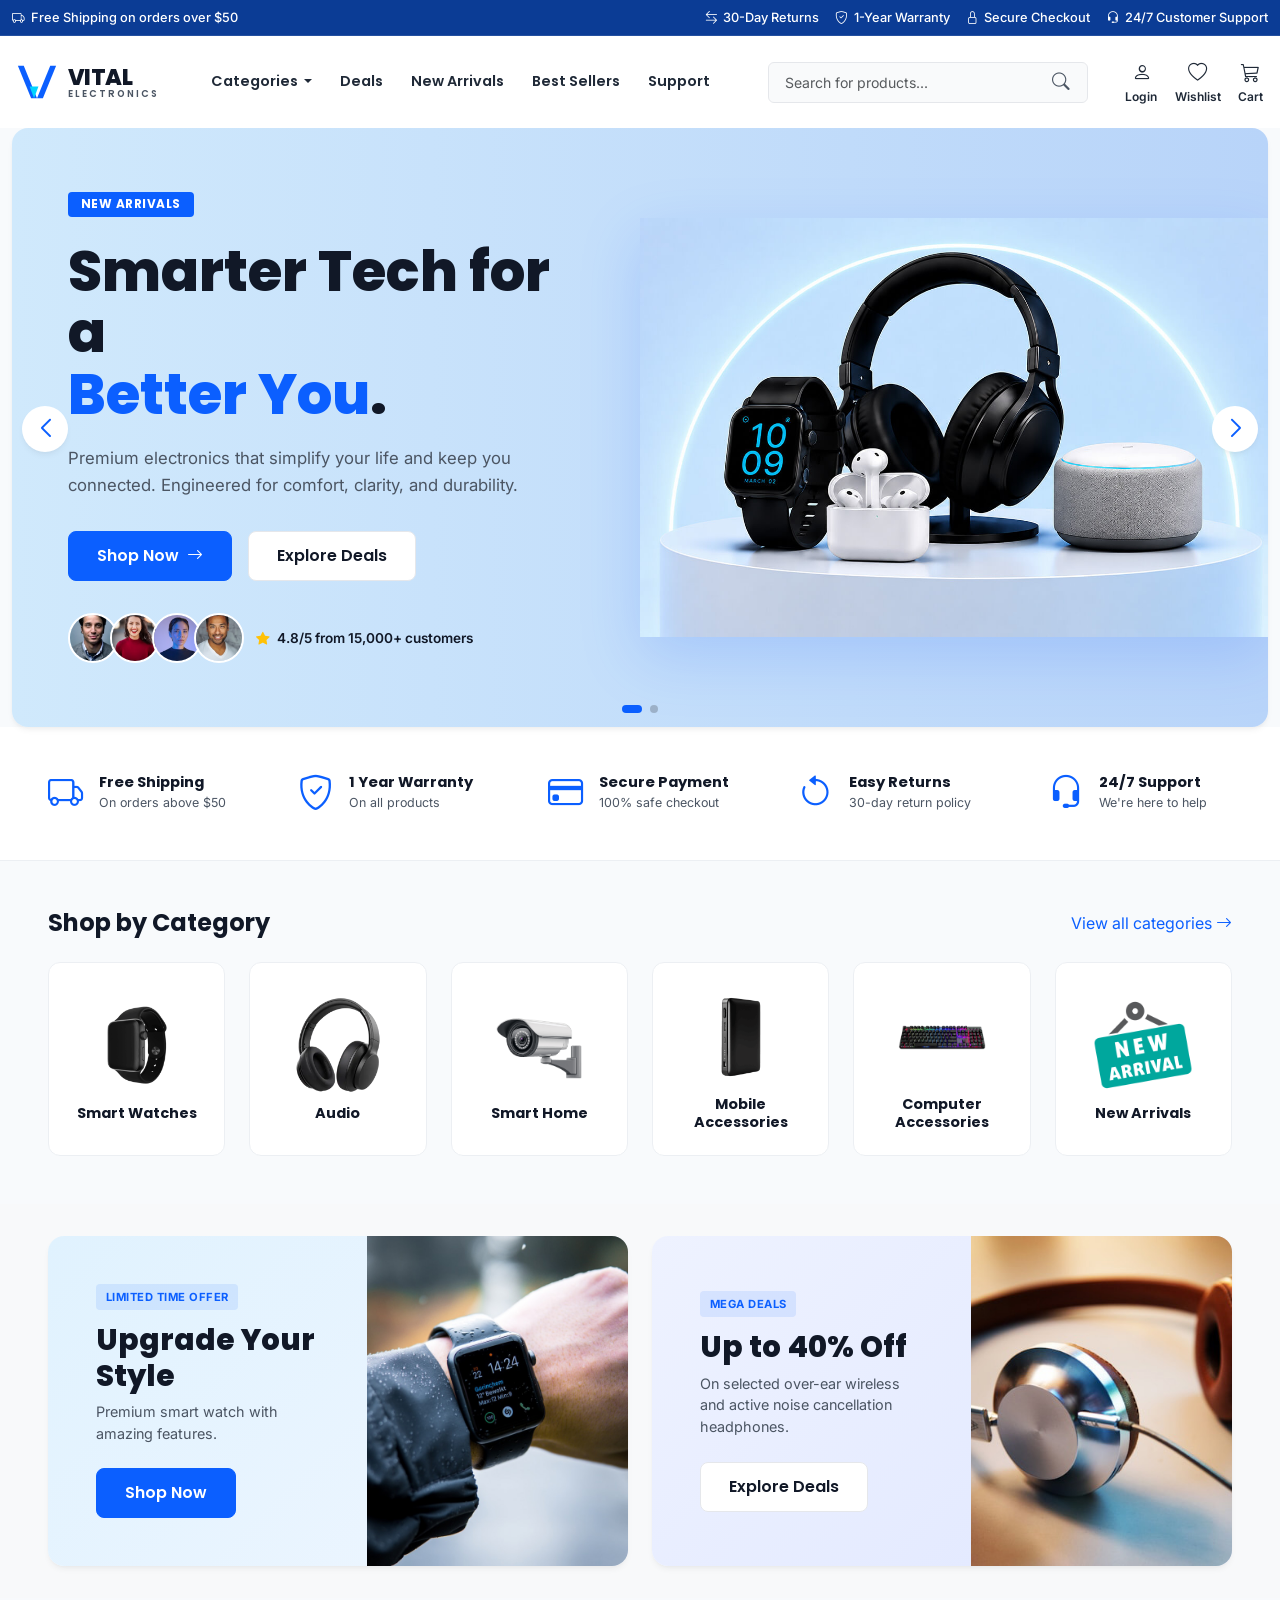
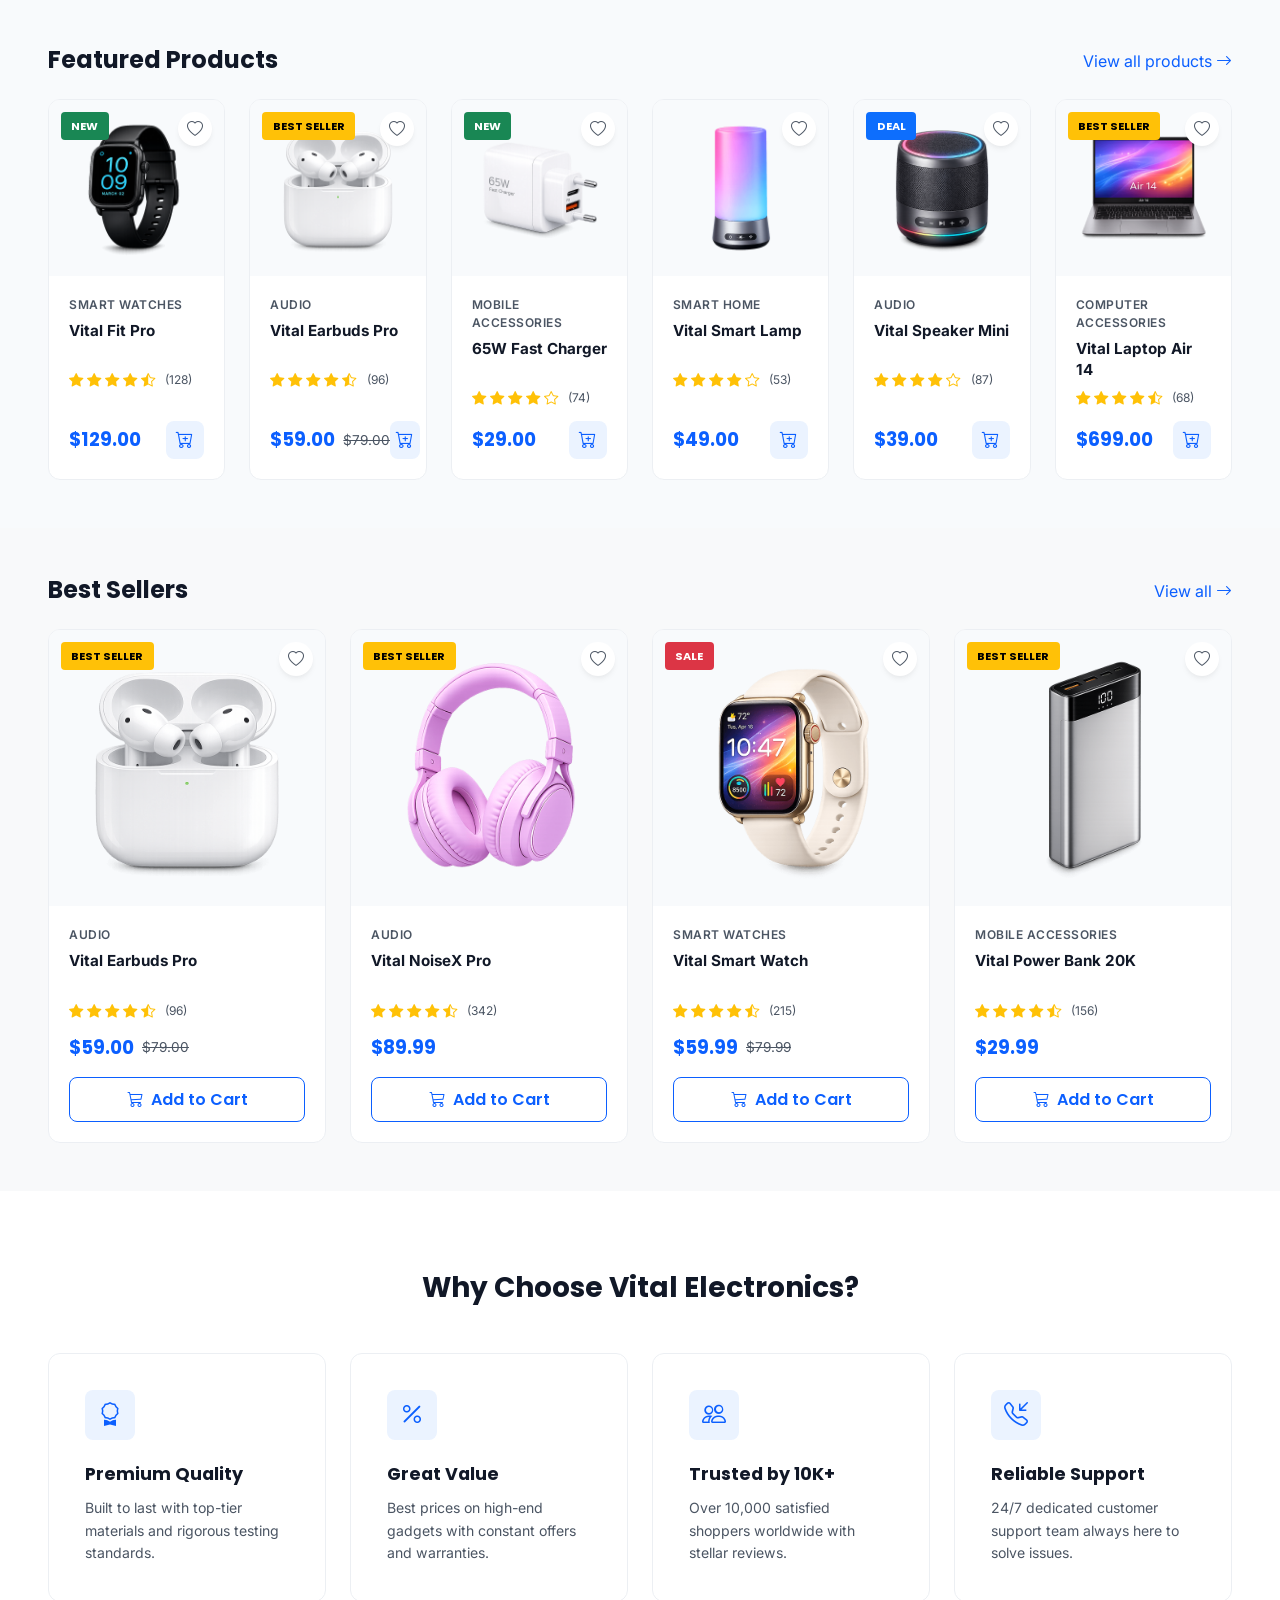
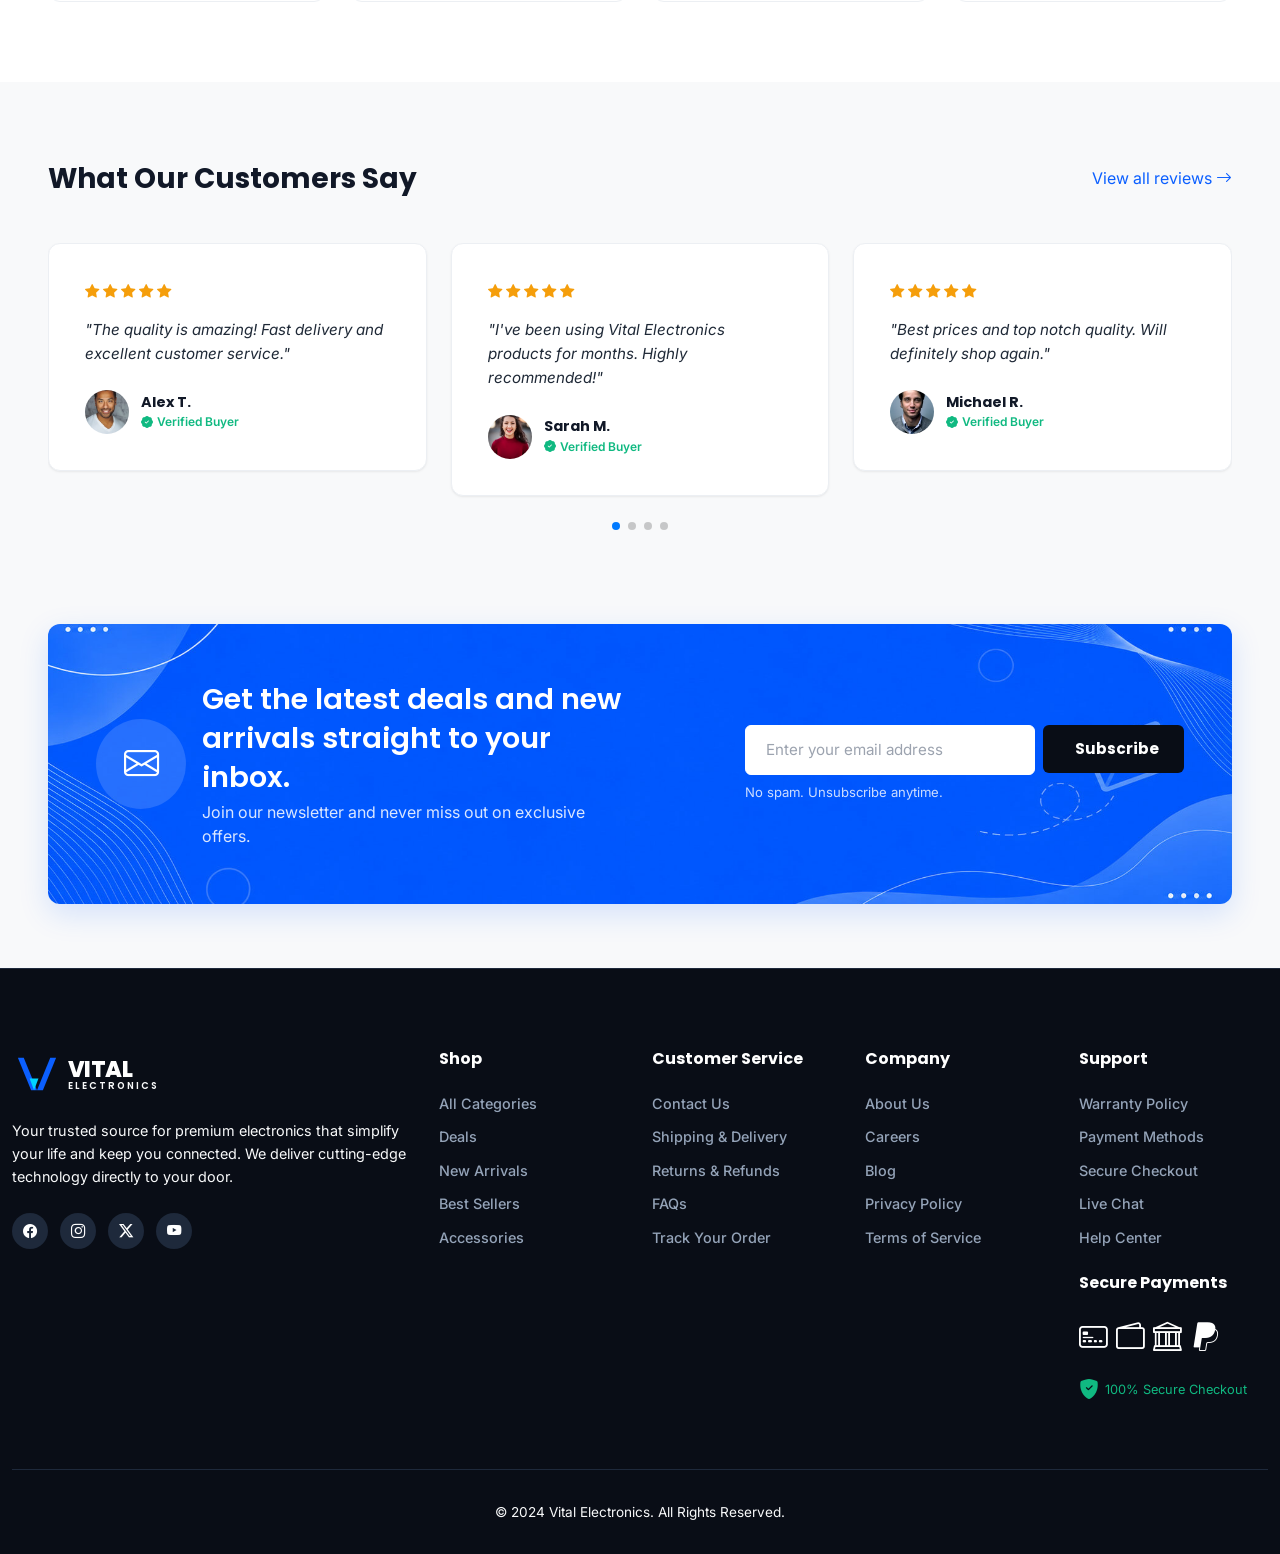
<file: index.html>
<!DOCTYPE html>
<html lang="en">

<head>
  <meta charset="UTF-8">
  <meta name="viewport" content="width=device-width, initial-scale=1.0">
  <title>Vital Electronics - Smarter Tech for a Better You</title>
  <link rel="icon" type="image/svg+xml" href="assets/images/favicon.svg">
  <meta name="description"
    content="Shop premium electronics that simplify your life and keep you connected. Discover high-quality smart watches, audio, smart home devices, and laptop accessories.">

  <!-- Google Fonts -->
  <link rel="preconnect" href="https://fonts.googleapis.com">
  <link rel="preconnect" href="https://fonts.gstatic.com" crossorigin>
  <link
    href="https://fonts.googleapis.com/css2?family=Inter:wght@400;500;600;700&family=Poppins:wght@400;500;600;700;800&display=swap"
    rel="stylesheet">

  <!-- CSS Library Styles (CDNs) -->
  <link href="assets/vendor/bootstrap/css/bootstrap.min.css" rel="stylesheet">
  <link href="assets/vendor/bootstrap-icons/bootstrap-icons.min.css" rel="stylesheet">
  <link href="assets/vendor/swiper/swiper-bundle.min.css" rel="stylesheet">
  <link href="assets/vendor/aos/aos.css" rel="stylesheet">

  <!-- Local Custom Stylesheet Layers -->
  <link rel="stylesheet" href="assets/css/variables.css">
  <link rel="stylesheet" href="assets/css/utilities.css">
  <link rel="stylesheet" href="assets/css/components.css">
  <link rel="stylesheet" href="assets/css/pages.css">
  <link rel="stylesheet" href="assets/css/responsive.css">
</head>

<body>

  <!-- Announcement Bar Placeholder -->
  <div id="announcement-bar-placeholder"></div>


  <!-- Header / Navigation -->
  <header id="header-placeholder" class="header-wrapper" role="banner"></header>

  <main role="main">

    <!-- Hero Section Slider -->
    <section class="hero-slider-section" aria-label="Featured Promotions">
      <div class="container-fluid">
        <div class="swiper hero-swiper">
          <div class="swiper-wrapper">

            <!-- Slide 1 (Mockup Slide) -->
            <div class="swiper-slide">
              <div class="row g-0 align-items-center">
                <div class="col-lg-6 col-12">
                  <div class="hero-slide-content">
                    <span class="hero-slide-badge" data-aos="fade-down">New Arrivals</span>
                    <h1 class="hero-slide-title" data-aos="fade-right" data-aos-delay="100">
                      Smarter Tech for a <br><span class="text-primary-color">Better You</span>.
                    </h1>
                    <p class="hero-slide-desc" data-aos="fade-right" data-aos-delay="200">
                      Premium electronics that simplify your life and keep you connected. Engineered for comfort,
                      clarity, and durability.
                    </p>
                    <div class="hero-slide-actions" data-aos="fade-up" data-aos-delay="300">
                      <a href="products.html" class="btn btn-primary-custom d-inline-flex align-items-center gap-2">
                        Shop Now <i class="bi bi-arrow-right"></i>
                      </a>
                      <a href="products.html?badge=DEAL" class="btn btn-secondary-custom">
                        Explore Deals
                      </a>
                    </div>
                    <div class="hero-slide-rating" data-aos="fade-up" data-aos-delay="400">
                      <div class="d-flex hero-avatar-group">
                        <img src="assets/images/testimonials/michael-r.jpg" alt="Customer Avatar"
                          class="rounded-circle border border-2 border-white hero-avatar-item">
                        <img src="assets/images/testimonials/sarah-m.jpg" alt="Customer Avatar"
                          class="rounded-circle border border-2 border-white hero-avatar-item hero-avatar-item-1">
                        <img src="assets/images/testimonials/avatar-4.jpg" alt="Customer Avatar"
                          class="rounded-circle border border-2 border-white hero-avatar-item hero-avatar-item-2">
                        <img src="assets/images/testimonials/alex-t.jpg" alt="Customer Avatar"
                          class="rounded-circle border border-2 border-white hero-avatar-item hero-avatar-item-3">
                      </div>
                      <span class="hero-rating-text"><i class="bi bi-star-fill text-warning me-1"></i> 4.8/5 from
                        15,000+ customers</span>
                    </div>
                  </div>
                </div>
                <div class="col-lg-6 col-12 text-center">
                  <div class="hero-slide-image-wrapper">
                    <!-- Composed gadgets image containing headphones, smart speaker, smart watch -->
                    <img src="assets/images/hero/composed-gadgets.jpg" alt="Vital Tech Ecosystem Products"
                      class="hero-slide-image">
                  </div>
                </div>
              </div>
            </div>

            <!-- Slide 2 -->
            <div class="swiper-slide">
              <div class="row g-0 align-items-center">
                <div class="col-lg-6 col-12">
                  <div class="hero-slide-content">
                    <span class="hero-slide-badge hero-slide-badge-danger">Limited Time
                      Promotion</span>
                    <h1 class="hero-slide-title">
                      Unleash the Bass <br><span class="text-primary-color">NoiseX Pro</span>.
                    </h1>
                    <p class="hero-slide-desc">
                      Experience active noise cancellation and rich studio-quality sound. Now available with special
                      holiday pricing.
                    </p>
                    <div class="hero-slide-actions">
                      <a href="product.html?id=vital-noisex-pro"
                        class="btn btn-primary-custom d-inline-flex align-items-center gap-2">
                        Buy Now <i class="bi bi-bag-check"></i>
                      </a>
                      <a href="products.html?category=Audio" class="btn btn-secondary-custom">
                        View Audio Gear
                      </a>
                    </div>
                  </div>
                </div>
                <div class="col-lg-6 col-12 text-center">
                  <div class="hero-slide-image-wrapper">
                    <img src="assets/images/hero/noisex-headphones.jpg" alt="Vital NoiseX Pro Headphones"
                      class="hero-slide-image">
                  </div>
                </div>
              </div>
            </div>

          </div>

          <!-- Slider Navigation & Pagination -->
          <div class="swiper-pagination hero-swiper-pagination"></div>
          <div class="swiper-button-prev hero-swiper-button-prev d-none d-md-flex"></div>
          <div class="swiper-button-next hero-swiper-button-next d-none d-md-flex"></div>
        </div>
      </div>
    </section>

    <!-- Trust Policy Bar -->
    <section class="trust-policy-section" aria-label="Customer Guarantees">
      <div class="container-fluid px-3 px-md-4 px-xl-5">
        <div class="row g-3 justify-content-center justify-content-lg-between">
          <div class="col-xl-2 col-lg col-md-4 col-sm-6 col-6">
            <div class="trust-card">
              <div class="trust-icon-wrapper">
                <i class="bi bi-truck"></i>
              </div>
              <div>
                <h3 class="trust-card-title">Free Shipping</h3>
                <p class="trust-card-desc">On orders above $50</p>
              </div>
            </div>
          </div>
          <div class="col-xl-2 col-lg col-md-4 col-sm-6 col-6">
            <div class="trust-card">
              <div class="trust-icon-wrapper">
                <i class="bi bi-shield-check"></i>
              </div>
              <div>
                <h3 class="trust-card-title">1 Year Warranty</h3>
                <p class="trust-card-desc">On all products</p>
              </div>
            </div>
          </div>
          <div class="col-xl-2 col-lg col-md-4 col-sm-6 col-6">
            <div class="trust-card">
              <div class="trust-icon-wrapper">
                <i class="bi bi-credit-card"></i>
              </div>
              <div>
                <h3 class="trust-card-title">Secure Payment</h3>
                <p class="trust-card-desc">100% safe checkout</p>
              </div>
            </div>
          </div>
          <div class="col-xl-2 col-lg col-md-4 col-sm-6 col-6">
            <div class="trust-card">
              <div class="trust-icon-wrapper">
                <i class="bi bi-arrow-counterclockwise"></i>
              </div>
              <div>
                <h3 class="trust-card-title">Easy Returns</h3>
                <p class="trust-card-desc">30-day return policy</p>
              </div>
            </div>
          </div>
          <div class="col-xl-2 col-lg col-md-4 col-sm-6 col-6">
            <div class="trust-card">
              <div class="trust-icon-wrapper">
                <i class="bi bi-headset"></i>
              </div>
              <div>
                <h3 class="trust-card-title">24/7 Support</h3>
                <p class="trust-card-desc">We're here to help</p>
              </div>
            </div>
          </div>
        </div>
      </div>
    </section>

    <!-- Shop by Category -->
    <section class="category-section py-5" aria-labelledby="category-section-title">
      <div class="container-fluid px-3 px-md-4 px-xl-5">
        <div class="d-flex justify-content-between align-items-center mb-4">
          <h2 id="category-section-title" class="fs-4 mb-0">Shop by Category</h2>
          <a href="products.html" class="text-decoration-none text-primary-color font-weight-600">View all categories <i
              class="bi bi-arrow-right"></i></a>
        </div>
        <div class="row g-4">
          <div class="col-lg-2 col-md-4 col-sm-6 col-6" data-aos="fade-up">
            <div class="category-card" onclick="window.location.href='products.html?category=Smart%20Watches'">
              <div class="category-img-wrapper">
                <img src="assets/images/categories/smart-watches.jpg" alt="Smart Watches Category">
              </div>
              <h3 class="category-title">Smart Watches</h3>
            </div>
          </div>
          <div class="col-lg-2 col-md-4 col-sm-6 col-6" data-aos="fade-up" data-aos-delay="50">
            <div class="category-card" onclick="window.location.href='products.html?category=Audio'">
              <div class="category-img-wrapper">
                <img src="assets/images/categories/headphones.webp" alt="Audio Category">
              </div>
              <h3 class="category-title">Audio</h3>
            </div>
          </div>
          <div class="col-lg-2 col-md-4 col-sm-6 col-6" data-aos="fade-up" data-aos-delay="100">
            <div class="category-card" onclick="window.location.href='products.html?category=Smart%20Home'">
              <div class="category-img-wrapper">
                <img src="assets/images/categories/smart-home.jpg" alt="Smart Home Category">
              </div>
              <h3 class="category-title">Smart Home</h3>
            </div>
          </div>
          <div class="col-lg-2 col-md-4 col-sm-6 col-6" data-aos="fade-up" data-aos-delay="150">
            <div class="category-card" onclick="window.location.href='products.html?category=Mobile%20Accessories'">
              <div class="category-img-wrapper">
                <img src="assets/images/categories/mobile-accessories.jpg" alt="Mobile Accessories Category">
              </div>
              <h3 class="category-title">Mobile Accessories</h3>
            </div>
          </div>
          <div class="col-lg-2 col-md-4 col-sm-6 col-6" data-aos="fade-up" data-aos-delay="200">
            <div class="category-card" onclick="window.location.href='products.html?category=Computer%20Accessories'">
              <div class="category-img-wrapper">
                <img src="assets/images/categories/computer-accessories.jpg" alt="Computer Accessories Category">
              </div>
              <h3 class="category-title">Computer Accessories</h3>
            </div>
          </div>
          <div class="col-lg-2 col-md-4 col-sm-6 col-6" data-aos="fade-up" data-aos-delay="250">
            <div class="category-card" onclick="window.location.href='products.html?badge=NEW'">
              <div class="category-img-wrapper">
                <img src="assets/images/categories/new-arrivals.png" alt="New Arrivals Category">
              </div>
              <h3 class="category-title">New Arrivals</h3>
            </div>
          </div>
        </div>
      </div>
    </section>

    <!-- Promotional Splits Section -->
    <section class="promo-splits-section bg-light" aria-label="Limited Time Special Promotions">
      <div class="container-fluid px-3 px-md-4 px-xl-5">
        <div class="row g-4">
          <!-- Split 1 -->
          <div class="col-lg-6 col-12" data-aos="fade-right">
            <div class="promo-banner bg-gradient-promo-left promo-banner-dark h-100">
              <div class="promo-content">
                <span class="promo-badge">Limited Time Offer</span>
                <h2 class="promo-title">Upgrade Your Style</h2>
                <p class="promo-desc">Premium smart watch with amazing features.</p>
                <div>
                  <a href="product.html?id=vital-smart-watch" class="btn btn-primary-custom"
                    class="btn btn-primary-custom btn-black-custom">Shop Now</a>
                </div>
              </div>
              <div class="promo-image-wrapper">
                <img src="assets/images/promotions/smart-watch.jpg" alt="Vital Smart Watch" class="promo-img">
              </div>
            </div>
          </div>
          <!-- Split 2 -->
          <div class="col-lg-6 col-12" data-aos="fade-left">
            <div class="promo-banner bg-gradient-promo-right promo-banner-light h-100">
              <div class="promo-content">
                <span class="promo-badge">Mega Deals</span>
                <h2 class="promo-title">Up to 40% Off</h2>
                <p class="promo-desc">On selected over-ear wireless and active noise cancellation headphones.</p>
                <div>
                  <a href="products.html?category=Audio" class="btn btn-secondary-custom"
                    class="btn btn-secondary-custom btn-outline-dark-custom">Explore Deals</a>
                </div>
              </div>
              <div class="promo-image-wrapper">
                <img src="assets/images/promotions/split-headphones.jpg" alt="Wireless Studio Headphones"
                  class="promo-img">
              </div>
            </div>
          </div>
        </div>
      </div>
    </section>

    <!-- Featured Products -->
    <section class="py-5" aria-labelledby="featured-section-title">
      <div class="container-fluid px-3 px-md-4 px-xl-5">
        <div class="d-flex justify-content-between align-items-center mb-4">
          <h2 id="featured-section-title" class="fs-4 mb-0">Featured Products</h2>
          <a href="products.html" class="text-decoration-none text-primary-color font-weight-600">View all products <i
              class="bi bi-arrow-right"></i></a>
        </div>
        <div class="row g-4" id="featured-products-grid">
          <!-- Dynamic rendering from products.json -->
        </div>
      </div>
    </section>

    <!-- Best Sellers -->
    <section class="py-5 bg-light" aria-labelledby="bestsellers-section-title">
      <div class="container-fluid px-3 px-md-4 px-xl-5">
        <div class="d-flex justify-content-between align-items-center mb-4">
          <h2 id="bestsellers-section-title" class="fs-4 mb-0">Best Sellers</h2>
          <a href="products.html?badge=BEST%20SELLER"
            class="text-decoration-none text-primary-color font-weight-600">View all <i
              class="bi bi-arrow-right"></i></a>
        </div>
        <div class="row g-4" id="best-sellers-grid">
          <!-- Dynamic rendering from products.json -->
        </div>
      </div>
    </section>

    <!-- Why Choose Us -->
    <section class="why-choose-section" aria-labelledby="why-choose-title">
      <div class="container-fluid px-3 px-md-4 px-xl-5">
        <h2 id="why-choose-title" class="text-center mb-5 fs-3">Why Choose Vital Electronics?</h2>
        <div class="row g-4">
          <div class="col-lg-3 col-md-6 col-12" data-aos="fade-up">
            <div class="feature-outline-card">
              <div class="feature-icon-box">
                <i class="bi bi-award"></i>
              </div>
              <h3 class="feature-title">Premium Quality</h3>
              <p class="feature-desc">Built to last with top-tier materials and rigorous testing standards.</p>
            </div>
          </div>
          <div class="col-lg-3 col-md-6 col-12" data-aos="fade-up" data-aos-delay="100">
            <div class="feature-outline-card">
              <div class="feature-icon-box">
                <i class="bi bi-percent"></i>
              </div>
              <h3 class="feature-title">Great Value</h3>
              <p class="feature-desc">Best prices on high-end gadgets with constant offers and warranties.</p>
            </div>
          </div>
          <div class="col-lg-3 col-md-6 col-12" data-aos="fade-up" data-aos-delay="200">
            <div class="feature-outline-card">
              <div class="feature-icon-box">
                <i class="bi bi-people"></i>
              </div>
              <h3 class="feature-title">Trusted by 10K+</h3>
              <p class="feature-desc">Over 10,000 satisfied shoppers worldwide with stellar reviews.</p>
            </div>
          </div>
          <div class="col-lg-3 col-md-6 col-12" data-aos="fade-up" data-aos-delay="300">
            <div class="feature-outline-card">
              <div class="feature-icon-box">
                <i class="bi bi-telephone-inbound"></i>
              </div>
              <h3 class="feature-title">Reliable Support</h3>
              <p class="feature-desc">24/7 dedicated customer support team always here to solve issues.</p>
            </div>
          </div>
        </div>
      </div>
    </section>

    <!-- Testimonials Slider -->
    <section class="testimonials-section bg-light" aria-labelledby="testimonials-title">
      <div class="container-fluid px-3 px-md-4 px-xl-5">
        <div class="d-flex justify-content-between align-items-center mb-5">
          <h2 id="testimonials-title" class="fs-3 mb-0">What Our Customers Say</h2>
          <a href="#" class="text-decoration-none text-primary-color font-weight-600">View all reviews <i
              class="bi bi-arrow-right"></i></a>
        </div>

        <div class="swiper testimonial-swiper">
          <div class="swiper-wrapper">

            <!-- Review 1 -->
            <div class="swiper-slide">
              <div class="testimonial-card">
                <div class="rating-stars mb-3">
                  <i class="bi bi-star-fill"></i>
                  <i class="bi bi-star-fill"></i>
                  <i class="bi bi-star-fill"></i>
                  <i class="bi bi-star-fill"></i>
                  <i class="bi bi-star-fill"></i>
                </div>
                <blockquote class="testimonial-quote">
                  "The quality is amazing! Fast delivery and excellent customer service."
                </blockquote>
                <div class="testimonial-user">
                  <img src="assets/images/testimonials/alex-t.jpg" alt="Alex T. Profile" class="user-avatar">
                  <div>
                    <h4 class="user-info-name">Alex T.</h4>
                    <span class="user-verification"><i class="bi bi-patch-check-fill"></i> Verified Buyer</span>
                  </div>
                </div>
              </div>
            </div>

            <!-- Review 2 -->
            <div class="swiper-slide">
              <div class="testimonial-card">
                <div class="rating-stars mb-3">
                  <i class="bi bi-star-fill"></i>
                  <i class="bi bi-star-fill"></i>
                  <i class="bi bi-star-fill"></i>
                  <i class="bi bi-star-fill"></i>
                  <i class="bi bi-star-fill"></i>
                </div>
                <blockquote class="testimonial-quote">
                  "I've been using Vital Electronics products for months. Highly recommended!"
                </blockquote>
                <div class="testimonial-user">
                  <img src="assets/images/testimonials/sarah-m.jpg" alt="Sarah M. Profile" class="user-avatar">
                  <div>
                    <h4 class="user-info-name">Sarah M.</h4>
                    <span class="user-verification"><i class="bi bi-patch-check-fill"></i> Verified Buyer</span>
                  </div>
                </div>
              </div>
            </div>

            <!-- Review 3 -->
            <div class="swiper-slide">
              <div class="testimonial-card">
                <div class="rating-stars mb-3">
                  <i class="bi bi-star-fill"></i>
                  <i class="bi bi-star-fill"></i>
                  <i class="bi bi-star-fill"></i>
                  <i class="bi bi-star-fill"></i>
                  <i class="bi bi-star-fill"></i>
                </div>
                <blockquote class="testimonial-quote">
                  "Best prices and top notch quality. Will definitely shop again."
                </blockquote>
                <div class="testimonial-user">
                  <img src="assets/images/testimonials/michael-r.jpg" alt="Michael R. Profile" class="user-avatar">
                  <div>
                    <h4 class="user-info-name">Michael R.</h4>
                    <span class="user-verification"><i class="bi bi-patch-check-fill"></i> Verified Buyer</span>
                  </div>
                </div>
              </div>
            </div>

            <!-- Review 4 -->
            <div class="swiper-slide">
              <div class="testimonial-card">
                <div class="rating-stars mb-3">
                  <i class="bi bi-star-fill"></i>
                  <i class="bi bi-star-fill"></i>
                  <i class="bi bi-star-fill"></i>
                  <i class="bi bi-star-fill"></i>
                  <i class="bi bi-star-fill"></i>
                </div>
                <blockquote class="testimonial-quote">
                  "The quality is amazing at this price."
                </blockquote>
                <div class="testimonial-user">
                  <img src="assets/images/testimonials/avatar-4.jpg" alt="Sofia M. Profile" class="user-avatar">
                  <div>
                    <h4 class="user-info-name">Sofia M.</h4>
                    <span class="user-verification"><i class="bi bi-patch-check-fill"></i> Verified Buyer</span>
                  </div>
                </div>
              </div>
            </div>

          </div>
          <!-- Pagination -->
          <div class="swiper-pagination testimonial-swiper-pagination position-relative mt-4"></div>
        </div>
      </div>
    </section>

    <!-- Newsletter Block -->
    <section class="newsletter-section bg-light pt-0" aria-labelledby="newsletter-title">
      <div class="container-fluid px-3 px-md-4 px-xl-5">
        <div class="newsletter-wrapper">
          <div class="row justify-content-between align-items-center g-4">
            <!-- Left Side: Icon & Info -->
            <div class="col-lg-6 col-12 d-flex align-items-center gap-3">
              <div class="newsletter-icon-circle flex-shrink-0">
                <i class="bi bi-envelope"></i>
              </div>
              <div>
                <h2 id="newsletter-title" class="newsletter-title mb-1">Get the latest deals and new arrivals straight
                  to your inbox.</h2>
                <p class="newsletter-desc">Join our newsletter and never miss out on exclusive offers.</p>
              </div>
            </div>
            <!-- Right Side: Form input & Button -->
            <div class="col-lg-5 col-12">
              <div class="newsletter-form-container">
                <form id="newsletter-subscribe-form" class="row g-2 align-items-start">
                  <div class="col-sm-8 col-12">
                    <input type="email" class="newsletter-input" id="newsletter-email-input"
                      placeholder="Enter your email address" aria-label="Email for Newsletter" required>
                    <p class="newsletter-notice mb-0 mt-2">No spam. Unsubscribe anytime.</p>
                  </div>
                  <div class="col-sm-4 col-12">
                    <button type="submit" class="newsletter-btn w-100">Subscribe</button>
                  </div>
                </form>
              </div>
            </div>
          </div>
        </div>
      </div>
    </section>

  </main>

  <!-- Footer -->
  <footer id="footer-placeholder" class="footer-section text-light" role="contentinfo"></footer>

  <!-- Scroll to Top Button -->
  <button id="btn-back-to-top" class="btn" aria-label="Scroll Back to Top">
    <i class="bi bi-arrow-up"></i>
  </button>

  <!-- External Library JS Bundles (CDNs) -->
  <script src="assets/vendor/bootstrap/js/bootstrap.bundle.min.js"></script>
  <script src="assets/vendor/swiper/swiper-bundle.min.js"></script>
  <script src="assets/vendor/aos/aos.js"></script>

  <!-- Main ES Module Script Loader -->
  <script type="module" src="js/components-loader.js"></script>
  <script type="module" src="js/app.js"></script>
  <script type="module" src="js/products.js"></script>
  <script type="module" src="js/search.js"></script>
</body>

</html>
</file>
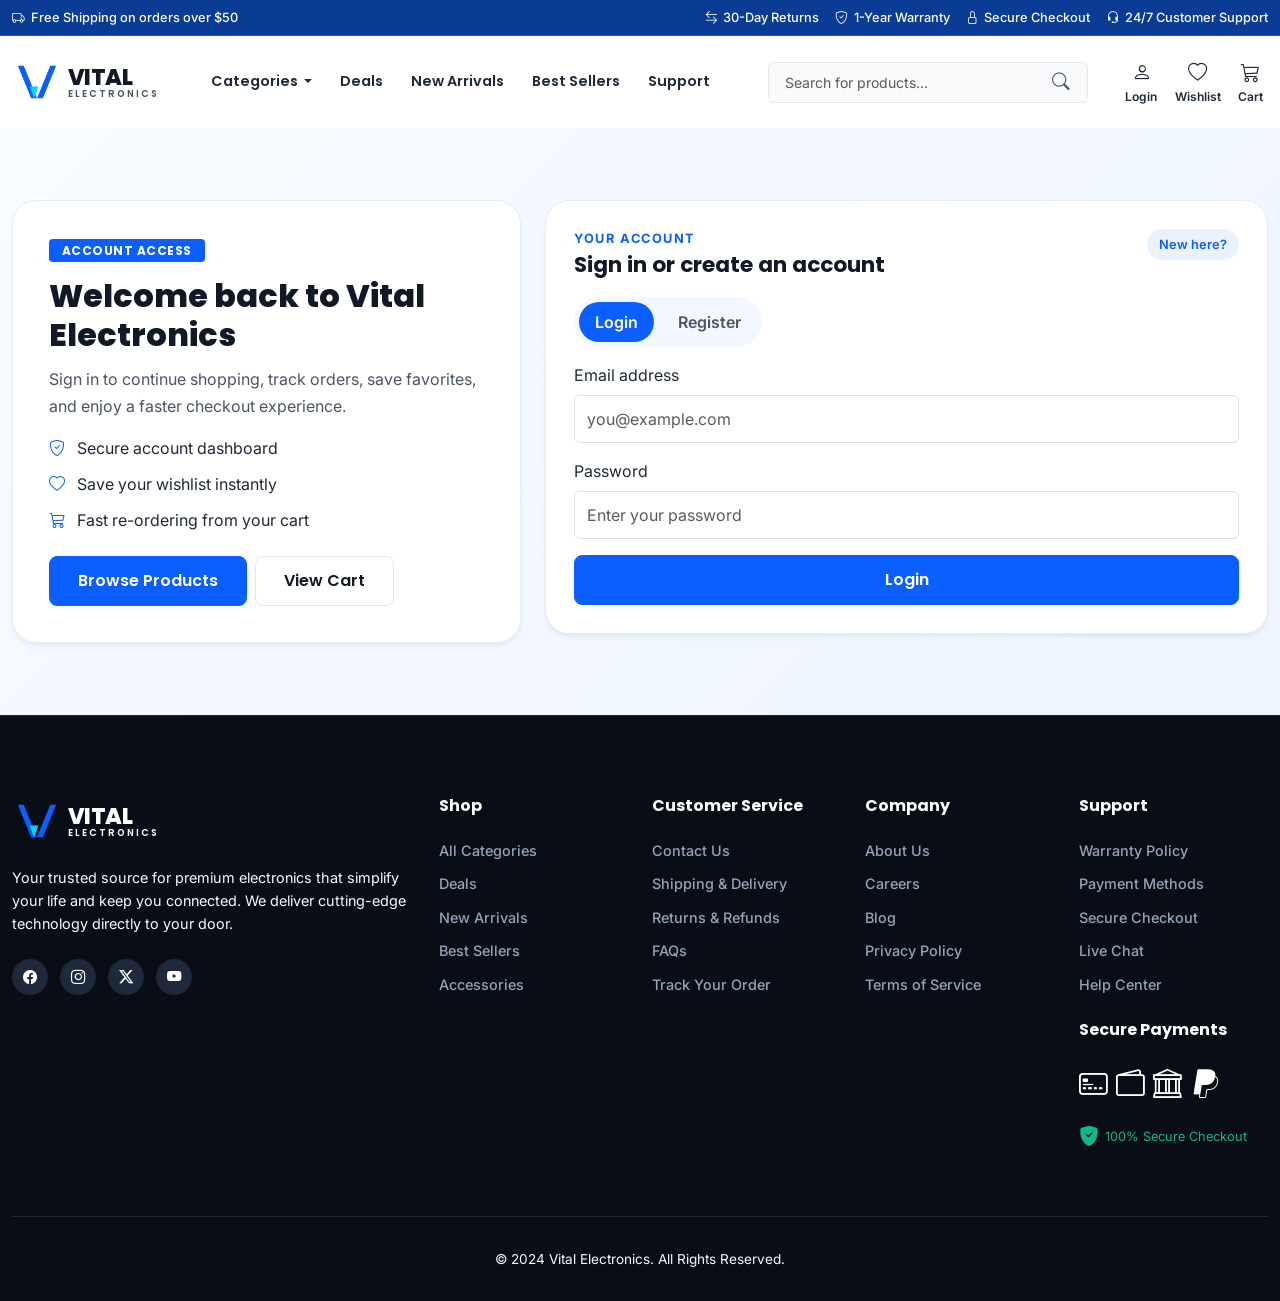
<file: account.html>
<!DOCTYPE html>
<html lang="en">

<head>
  <meta charset="UTF-8">
  <meta name="viewport" content="width=device-width, initial-scale=1.0">
  <title>My Account - Vital Electronics</title>
  <link rel="icon" type="image/svg+xml" href="assets/images/favicon.svg">
  <meta name="description" content="Create an account or sign in to manage orders, wishlist items, and saved preferences.">

  <link rel="preconnect" href="https://fonts.googleapis.com">
  <link rel="preconnect" href="https://fonts.gstatic.com" crossorigin>
  <link href="https://fonts.googleapis.com/css2?family=Inter:wght@400;500;600;700&family=Poppins:wght@400;500;600;700;800&display=swap" rel="stylesheet">

  <link href="assets/vendor/bootstrap/css/bootstrap.min.css" rel="stylesheet">
  <link href="assets/vendor/bootstrap-icons/bootstrap-icons.min.css" rel="stylesheet">
  <link href="assets/vendor/aos/aos.css" rel="stylesheet">

  <link rel="stylesheet" href="assets/css/variables.css">
  <link rel="stylesheet" href="assets/css/utilities.css">
  <link rel="stylesheet" href="assets/css/components.css">
  <link rel="stylesheet" href="assets/css/pages.css">
  <link rel="stylesheet" href="assets/css/responsive.css">
</head>

<body>
  <div id="announcement-bar-placeholder"></div>
  <header id="header-placeholder" class="header-wrapper" role="banner"></header>

  <main class="account-page py-5" role="main">
    <div class="container py-4">
      <div class="row g-4 align-items-stretch">
        <div class="col-lg-5">
          <div class="account-hero-card">
            <span class="hero-slide-badge">Account Access</span>
            <h1 class="account-hero-title">Welcome back to Vital Electronics</h1>
            <p class="account-hero-text">
              Sign in to continue shopping, track orders, save favorites, and enjoy a faster checkout experience.
            </p>
            <ul class="account-benefits-list">
              <li><i class="bi bi-shield-check"></i> Secure account dashboard</li>
              <li><i class="bi bi-heart"></i> Save your wishlist instantly</li>
              <li><i class="bi bi-cart3"></i> Fast re-ordering from your cart</li>
            </ul>
            <div class="d-flex flex-wrap gap-2 mt-4">
              <a href="products.html" class="btn btn-primary-custom">Browse Products</a>
              <a href="cart.html" class="btn btn-secondary-custom">View Cart</a>
            </div>
          </div>
        </div>

        <div class="col-lg-7">
          <div class="auth-card" id="auth-card">
            <div class="auth-card-head">
              <div>
                <p class="auth-card-kicker">Your account</p>
                <h2 class="auth-card-title">Sign in or create an account</h2>
              </div>
              <div class="auth-status-pill" id="auth-status-pill">New here?</div>
            </div>

            <div class="auth-tabs" role="tablist" aria-label="Authentication modes">
              <button class="auth-tab-btn active" type="button" data-mode="login" id="show-login-tab">Login</button>
              <button class="auth-tab-btn" type="button" data-mode="register" id="show-register-tab">Register</button>
            </div>

            <div id="auth-message" class="auth-message" role="status" aria-live="polite"></div>

            <form id="login-form" class="auth-form active-form" novalidate>
              <div class="mb-3">
                <label for="login-email" class="form-label">Email address</label>
                <input type="email" class="form-control" id="login-email" placeholder="you@example.com" required>
              </div>
              <div class="mb-3">
                <label for="login-password" class="form-label">Password</label>
                <input type="password" class="form-control" id="login-password" placeholder="Enter your password" required>
              </div>
              <button type="submit" class="btn btn-primary-custom w-100">Login</button>
            </form>

            <form id="register-form" class="auth-form" novalidate>
              <div class="mb-3">
                <label for="register-name" class="form-label">Full name</label>
                <input type="text" class="form-control" id="register-name" placeholder="Alex Morgan" required>
              </div>
              <div class="mb-3">
                <label for="register-email" class="form-label">Email address</label>
                <input type="email" class="form-control" id="register-email" placeholder="you@example.com" required>
              </div>
              <div class="mb-3">
                <label for="register-password" class="form-label">Password</label>
                <input type="password" class="form-control" id="register-password" placeholder="Create a password" required>
              </div>
              <div class="mb-3">
                <label for="register-confirm-password" class="form-label">Confirm password</label>
                <input type="password" class="form-control" id="register-confirm-password" placeholder="Re-enter password" required>
              </div>
              <div class="form-check mb-3">
                <input class="form-check-input" type="checkbox" id="register-terms" required>
                <label class="form-check-label" for="register-terms">
                  I agree to the terms and privacy policy.
                </label>
              </div>
              <button type="submit" class="btn btn-primary-custom w-100">Create Account</button>
            </form>
          </div>

          <div class="account-dashboard d-none" id="account-dashboard">
            <div class="account-dashboard-card">
              <div class="d-flex justify-content-between align-items-center mb-3">
                <div>
                  <p class="auth-card-kicker">Signed in</p>
                  <h3 class="auth-card-title mb-0" id="dashboard-name">Welcome</h3>
                </div>
                <button class="btn btn-outline-secondary btn-sm" id="logout-btn" type="button">Logout</button>
              </div>
              <p class="account-dashboard-text" id="dashboard-email"></p>
              <div class="dashboard-actions">
                <a href="checkout.html" class="btn btn-primary-custom">Continue to Checkout</a>
                <a href="wishlist.html" class="btn btn-secondary-custom">Open Wishlist</a>
              </div>
            </div>
          </div>
        </div>
      </div>
    </div>
  </main>

  <footer id="footer-placeholder" class="footer-section text-light" role="contentinfo"></footer>

  <script src="assets/vendor/bootstrap/js/bootstrap.bundle.min.js"></script>
  <script type="module" src="js/components-loader.js"></script>
  <script type="module" src="js/account.js"></script>
</body>

</html>
</file>
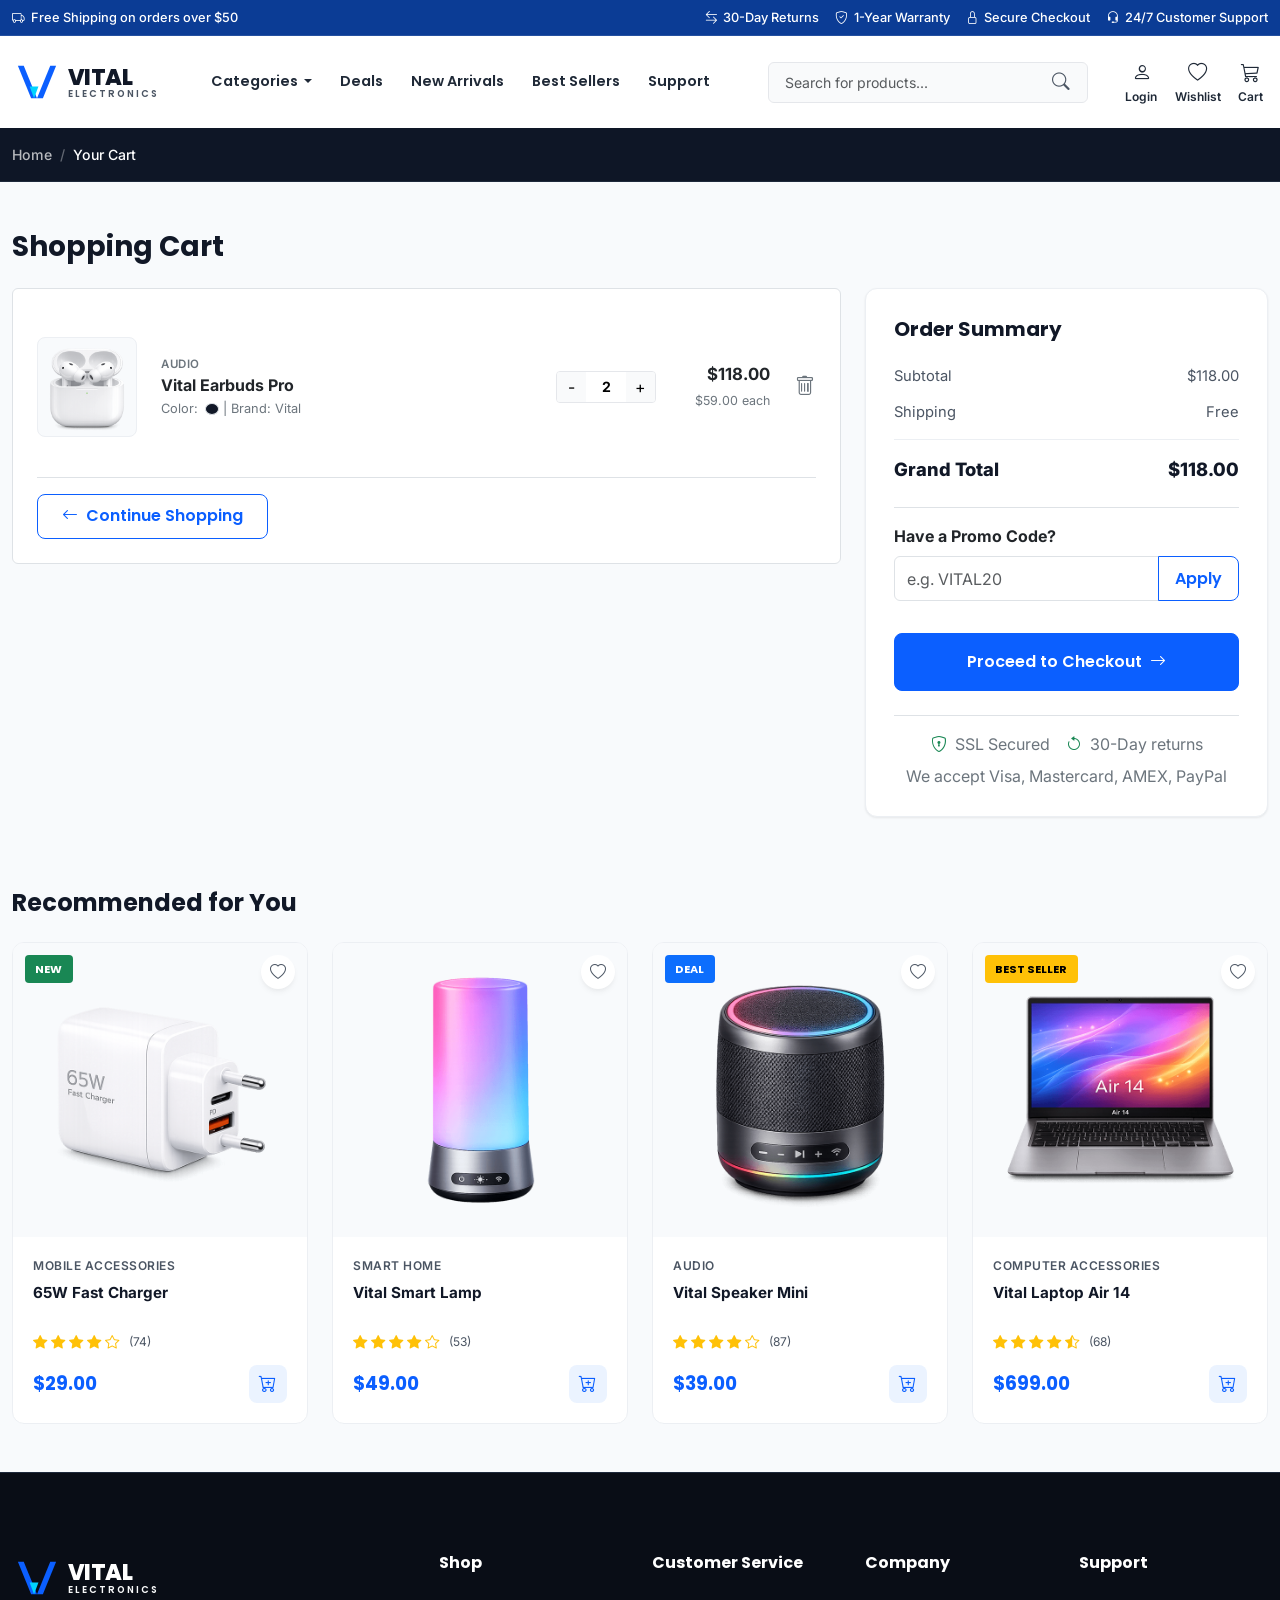
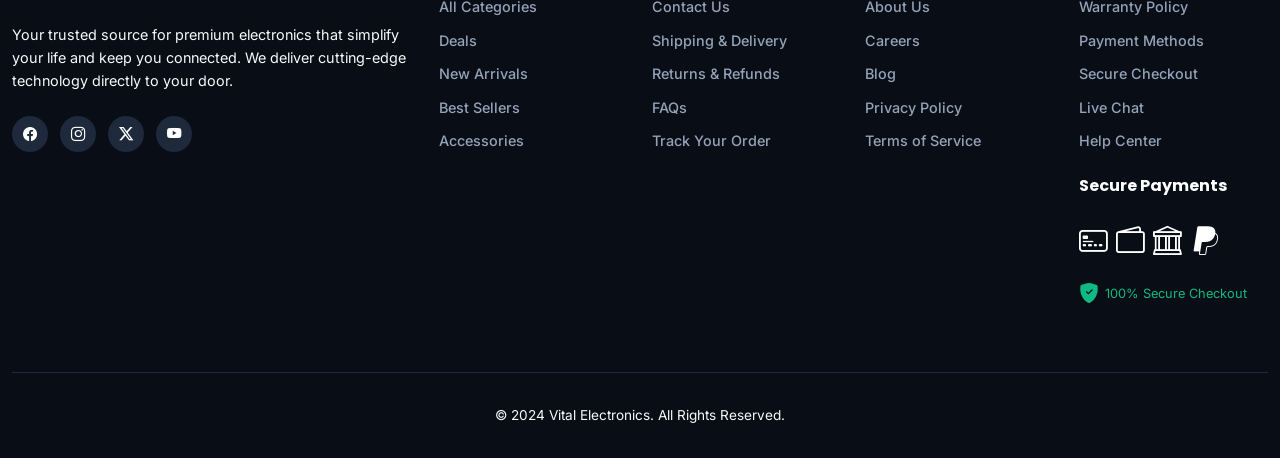
<file: cart.html>
<!DOCTYPE html>
<html lang="en">
<head>
  <meta charset="UTF-8">
  <meta name="viewport" content="width=device-width, initial-scale=1.0">
  <title>Shopping Cart - Vital Electronics</title>
  <link rel="icon" type="image/svg+xml" href="assets/images/favicon.svg">
  <meta name="description" content="View items in your shopping cart. Apply coupon codes, adjust quantities, calculate shipping, and proceed to secure checkout.">
  
  <!-- Google Fonts -->
  <link rel="preconnect" href="https://fonts.googleapis.com">
  <link rel="preconnect" href="https://fonts.gstatic.com" crossorigin>
  <link href="https://fonts.googleapis.com/css2?family=Inter:wght@400;500;600;700&family=Poppins:wght@400;500;600;700;800&display=swap" rel="stylesheet">
  
  <!-- CSS Library Styles (CDNs) -->
  <link href="assets/vendor/bootstrap/css/bootstrap.min.css" rel="stylesheet" >
  <link href="assets/vendor/bootstrap-icons/bootstrap-icons.min.css" rel="stylesheet">
  <link href="assets/vendor/aos/aos.css" rel="stylesheet">
  
  <!-- Local Custom Stylesheet Layers -->
  <link rel="stylesheet" href="assets/css/variables.css">
  <link rel="stylesheet" href="assets/css/utilities.css">
  <link rel="stylesheet" href="assets/css/components.css">
  <link rel="stylesheet" href="assets/css/pages.css">
  <link rel="stylesheet" href="assets/css/responsive.css">
  
  <link rel="stylesheet" href="assets/css/cart.css">
</head>
<body>

  <!-- Announcement Bar Placeholder -->
  <div id="announcement-bar-placeholder"></div>


  <!-- Header / Navigation -->
  <header id="header-placeholder" class="header-wrapper" role="banner"></header>

  <!-- Breadcrumbs -->
  <nav class="breadcrumb-nav-wrapper py-3" aria-label="breadcrumb">
    <div class="container-xl">
      <ol class="breadcrumb mb-0" >
        <li class="breadcrumb-item"><a href="index.html" >Home</a></li>
        <li class="breadcrumb-item active" aria-current="page">Your Cart</li>
      </ol>
    </div>
  </nav>

  <main class="py-5" role="main">
    <div class="container-xl">
      <h1 class="fs-3 fw-bold mb-4">Shopping Cart</h1>
      
      <div class="row g-4">
        <!-- Cart Items List (Left) -->
        <div class="col-lg-8 col-12">
          <div class="bg-white border rounded p-4" id="cart-items-card">
            <!-- Render list row here -->
            <div class="d-flex flex-column" id="cart-items-list">
              <!-- Dynamically populated -->
            </div>
            <!-- Continue Shopping row -->
            <div class="d-flex justify-content-between align-items-center mt-3 pt-3 border-top" id="cart-actions-row">
              <a href="products.html" class="btn btn-outline-primary-custom d-inline-flex align-items-center gap-2">
                <i class="bi bi-arrow-left"></i> Continue Shopping
              </a>
            </div>
          </div>
        </div>
        
        <!-- Cart summary (Right) -->
        <div class="col-lg-4 col-12">
          <div class="summary-card">
            <h2 class="fs-5 fw-bold mb-4">Order Summary</h2>
            
            <div class="summary-row">
              <span>Subtotal</span>
              <span id="summary-subtotal">$0.00</span>
            </div>
            
            <div class="summary-row text-danger" id="summary-discount-row" >
              <span>Discounts</span>
              <span id="summary-discount">-$0.00</span>
            </div>
            
            <div class="summary-row text-success" id="summary-promo-row" >
              <span>Coupon Promo (20%)</span>
              <span id="summary-promo">-$0.00</span>
            </div>

            <div class="summary-row">
              <span>Shipping</span>
              <span id="summary-shipping">Free</span>
            </div>
            
            <div class="summary-row total-row">
              <span>Grand Total</span>
              <span id="summary-grand-total">$0.00</span>
            </div>
            
            <!-- Coupon Code Entry -->
            <div class="mt-4 pt-3 border-top">
              <label for="coupon-input" class="form-label fw-bold text-dark mb-2" class="form-label fw-bold text-dark mb-2 coupon-label">Have a Promo Code?</label>
              <div class="input-group">
                <input type="text" class="form-control" id="coupon-input" placeholder="e.g. VITAL20" aria-label="Promo Code">
                <button class="btn btn-outline-primary-custom px-3" id="btn-apply-coupon">Apply</button>
              </div>
              <div class="mt-2" id="coupon-status-msg" class="mt-2 coupon-status"></div>
            </div>

            <!-- Proceed to Checkout -->
            <a href="checkout.html" class="btn btn-primary-custom w-100 py-3 mt-4" id="btn-proceed-checkout">
              Proceed to Checkout <i class="bi bi-arrow-right ms-1"></i>
            </a>
            
            <!-- Guarantee row -->
            <div class="mt-4 pt-3 border-top text-center text-secondary" class="mt-4 pt-3 border-top text-center text-secondary cart-disclaimer">
              <div class="d-flex justify-content-center gap-3 mb-2">
                <span><i class="bi bi-shield-lock text-success me-1"></i> SSL Secured</span>
                <span><i class="bi bi-arrow-counterclockwise text-success me-1"></i> 30-Day returns</span>
              </div>
              <span>We accept Visa, Mastercard, AMEX, PayPal</span>
            </div>
          </div>
        </div>
      </div>
      
      <!-- Recommended Products -->
      <section class="mt-5 pt-4">
        <h2 class="fs-4 fw-bold mb-4">Recommended for You</h2>
        <div class="row g-4" id="cart-recommended-products">
          <!-- Load cards -->
        </div>
      </section>

    </div>
  </main>

  <!-- Footer -->
  <footer id="footer-placeholder" class="footer-section text-light" role="contentinfo"></footer>

  <!-- Scroll to Top Button -->
  <button id="btn-back-to-top" class="btn" aria-label="Scroll Back to Top">
    <i class="bi bi-arrow-up"></i>
  </button>

  <!-- External Library JS Bundles (CDNs) -->
  <script src="assets/vendor/bootstrap/js/bootstrap.bundle.min.js" ></script>
  <script src="assets/vendor/aos/aos.js"></script>

  <!-- Main ES Module Script Loader -->
  <script type="module" src="js/components-loader.js"></script>
  <script type="module" src="js/app.js"></script>
  <script type="module" src="js/cart.js"></script>
  <script type="module" src="js/search.js"></script>
</body>
</html>
</file>
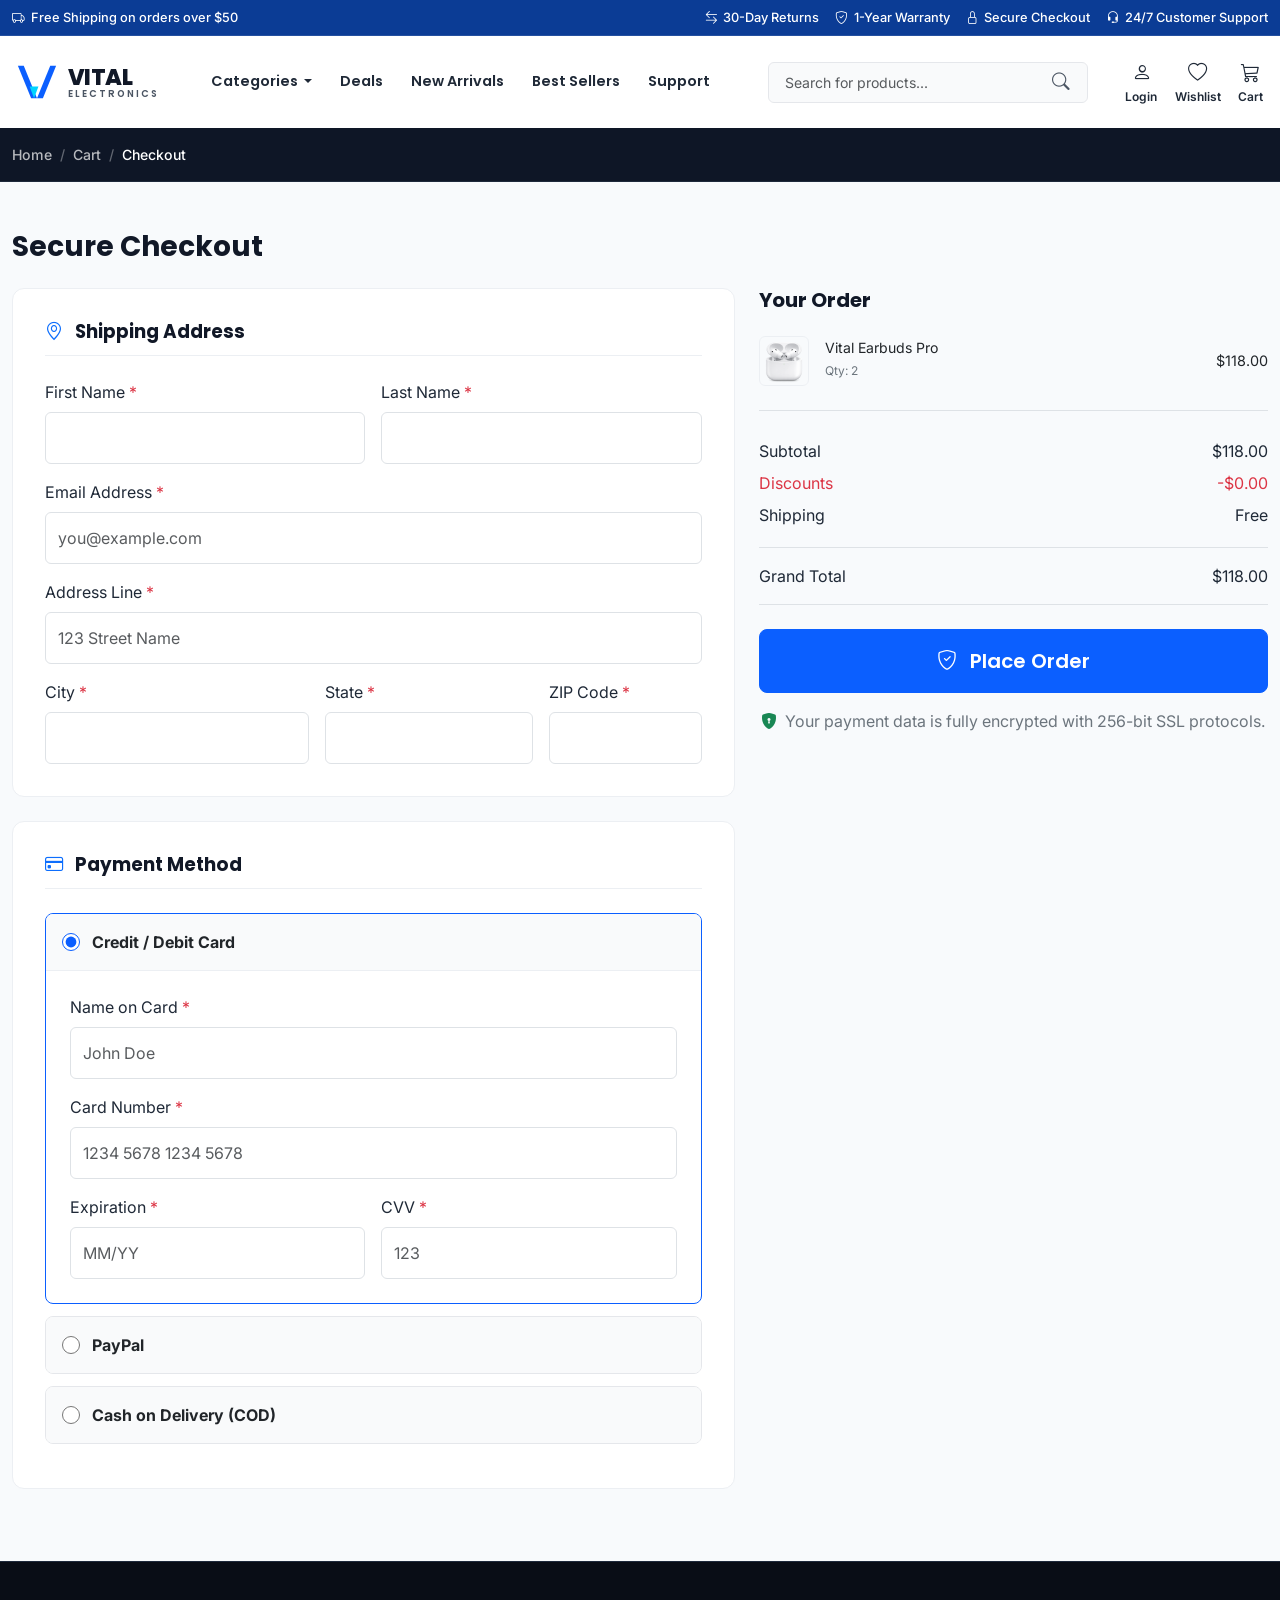
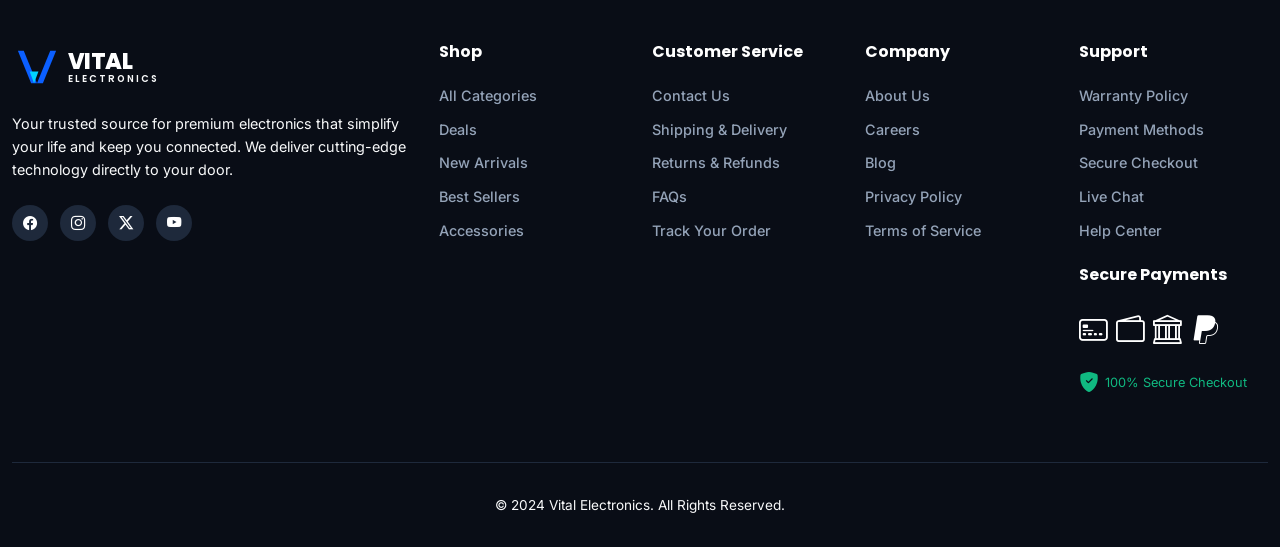
<file: checkout.html>
<!DOCTYPE html>
<html lang="en">

<head>
  <meta charset="UTF-8">
  <meta name="viewport" content="width=device-width, initial-scale=1.0">
  <title>Checkout - Vital Electronics</title>
  <link rel="icon" type="image/svg+xml" href="assets/images/favicon.svg">
  <meta name="description"
    content="Secure Checkout. Provide your billing details, select a shipping option, enter payment details, and place your order safely.">

  <!-- Google Fonts -->
  <link rel="preconnect" href="https://fonts.googleapis.com">
  <link rel="preconnect" href="https://fonts.gstatic.com" crossorigin>
  <link
    href="https://fonts.googleapis.com/css2?family=Inter:wght@400;500;600;700&family=Poppins:wght@400;500;600;700;800&display=swap"
    rel="stylesheet">

  <!-- CSS Library Styles (CDNs) -->
  <link href="assets/vendor/bootstrap/css/bootstrap.min.css" rel="stylesheet">
  <link href="assets/vendor/bootstrap-icons/bootstrap-icons.min.css" rel="stylesheet">
  <link href="assets/vendor/aos/aos.css" rel="stylesheet">

  <!-- Local Custom Stylesheet Layers -->
  <link rel="stylesheet" href="assets/css/variables.css">
  <link rel="stylesheet" href="assets/css/utilities.css">
  <link rel="stylesheet" href="assets/css/components.css">
  <link rel="stylesheet" href="assets/css/pages.css">
  <link rel="stylesheet" href="assets/css/responsive.css">

  <link rel="stylesheet" href="assets/css/checkout.css">
</head>

<body>

  <!-- Announcement Bar Placeholder -->
  <div id="announcement-bar-placeholder"></div>


  <!-- Header / Navigation -->
  <header id="header-placeholder" class="header-wrapper" role="banner"></header>

  <!-- Breadcrumbs -->
  <nav class="breadcrumb-nav-wrapper py-3" aria-label="breadcrumb">
    <div class="container-xl">
      <ol class="breadcrumb mb-0">
        <li class="breadcrumb-item"><a href="index.html">Home</a></li>
        <li class="breadcrumb-item"><a href="cart.html">Cart</a></li>
        <li class="breadcrumb-item active" aria-current="page">Checkout</li>
      </ol>
    </div>
  </nav>

  <main class="py-5" role="main">
    <div class="container-xl">
      <h1 class="fs-3 fw-bold mb-4">Secure Checkout</h1>

      <form id="checkout-main-form" novalidate>
        <div class="row g-4">

          <!-- Details & Payments (Left) -->
          <div class="col-lg-7 col-12">

            <!-- Shipping Info -->
            <div class="checkout-form-section">
              <h2 class="checkout-form-title"><i class="bi bi-geo-alt me-2 text-primary"></i> Shipping Address</h2>

              <div class="row g-3">
                <div class="col-md-6 col-12">
                  <label for="shipping-first-name" class="form-label font-weight-600">First Name <span
                      class="text-danger">*</span></label>
                  <input type="text" class="form-control py-2" id="shipping-first-name" required>
                  <div class="invalid-feedback">First name is required.</div>
                </div>
                <div class="col-md-6 col-12">
                  <label for="shipping-last-name" class="form-label font-weight-600">Last Name <span
                      class="text-danger">*</span></label>
                  <input type="text" class="form-control py-2" id="shipping-last-name" required>
                  <div class="invalid-feedback">Last name is required.</div>
                </div>
                <div class="col-12">
                  <label for="shipping-email" class="form-label font-weight-600">Email Address <span
                      class="text-danger">*</span></label>
                  <input type="email" class="form-control py-2" id="shipping-email" placeholder="you@example.com"
                    required>
                  <div class="invalid-feedback">Please enter a valid email address.</div>
                </div>
                <div class="col-12">
                  <label for="shipping-address" class="form-label font-weight-600">Address Line <span
                      class="text-danger">*</span></label>
                  <input type="text" class="form-control py-2" id="shipping-address" placeholder="123 Street Name"
                    required>
                  <div class="invalid-feedback">Address line is required.</div>
                </div>
                <div class="col-md-5 col-12">
                  <label for="shipping-city" class="form-label font-weight-600">City <span
                      class="text-danger">*</span></label>
                  <input type="text" class="form-control py-2" id="shipping-city" required>
                  <div class="invalid-feedback">City is required.</div>
                </div>
                <div class="col-md-4 col-12">
                  <label for="shipping-state" class="form-label font-weight-600">State <span
                      class="text-danger">*</span></label>
                  <input type="text" class="form-control py-2" id="shipping-state" required>
                  <div class="invalid-feedback">State is required.</div>
                </div>
                <div class="col-md-3 col-12">
                  <label for="shipping-zip" class="form-label font-weight-600">ZIP Code <span
                      class="text-danger">*</span></label>
                  <input type="text" class="form-control py-2" id="shipping-zip" pattern="^\d{5}$" maxlength="5"
                    oninput="this.value = this.value.replace(/[^0-9]/g, '');" required>
                  <div class="invalid-feedback">Zip code must be exactly 5 numbers.</div>
                </div>
              </div>
            </div>

            <!-- Payment Methods -->
            <div class="checkout-form-section">
              <h2 class="checkout-form-title"><i class="bi bi-credit-card me-2 text-primary"></i> Payment Method</h2>

              <div class="d-flex flex-column" id="payment-methods-accordion">

                <!-- Credit Card option -->
                <div class="payment-accordion-item active" id="item-cc">
                  <div class="payment-accordion-header">
                    <input type="radio" name="payment-method" id="pay-cc" value="cc" checked>
                    <label for="pay-cc" class="fw-bold text-dark mb-0 cursor-pointer">Credit / Debit Card</label>
                  </div>
                  <div class="payment-accordion-body">
                    <div class="row g-3">
                      <div class="col-12">
                        <label for="cc-name" class="form-label font-weight-600">Name on Card <span
                            class="text-danger">*</span></label>
                        <input type="text" class="form-control py-2" id="cc-name" pattern="^[a-zA-Z\s]{3,50}$"
                          placeholder="John Doe" required>
                        <div class="invalid-feedback">Cardholder name must contain only letters and spaces (3-50
                          characters).</div>
                      </div>
                      <div class="col-12">
                        <label for="cc-number" class="form-label font-weight-600">Card Number <span
                            class="text-danger">*</span></label>
                        <input type="text" class="form-control py-2" id="cc-number" placeholder="1234 5678 1234 5678"
                          pattern="^\d{4}\s\d{4}\s\d{4}\s\d{4}$"
                          oninput="this.value = this.value.replace(/[^0-9]/g, '').replace(/(\d{4})(?=\d)/g, '$1 ').substring(0, 19);"
                          required>
                        <div class="invalid-feedback">Enter a valid 16-digit card number (e.g. 1234 5678 1234 5678).
                        </div>
                      </div>
                      <div class="col-md-6 col-12">
                        <label for="cc-expiry" class="form-label font-weight-600">Expiration <span
                            class="text-danger">*</span></label>
                        <input type="text" class="form-control py-2" id="cc-expiry" placeholder="MM/YY"
                          pattern="^(0[1-9]|1[0-2])\/\d{2}$"
                          oninput="let v = this.value.replace(/[^0-9]/g, ''); if (v.length > 2) { v = v.substring(0, 2) + '/' + v.substring(2, 4); } this.value = v.substring(0, 5);"
                          required>
                        <div class="invalid-feedback">Expiration date must be MM/YY (e.g. 12/28).</div>
                      </div>
                      <div class="col-md-6 col-12">
                        <label for="cc-cvv" class="form-label font-weight-600">CVV <span
                            class="text-danger">*</span></label>
                        <input type="text" class="form-control py-2" id="cc-cvv" placeholder="123" pattern="^\d{3}$"
                          maxlength="3" oninput="this.value = this.value.replace(/[^0-9]/g, '').substring(0, 3);"
                          required>
                        <div class="invalid-feedback">CVV must be exactly 3 numbers.</div>
                      </div>
                    </div>
                  </div>
                </div>

                <!-- PayPal option -->
                <div class="payment-accordion-item" id="item-paypal">
                  <div class="payment-accordion-header">
                    <input type="radio" name="payment-method" id="pay-paypal" value="paypal">
                    <label for="pay-paypal" class="fw-bold text-dark mb-0 cursor-pointer">PayPal</label>
                  </div>
                  <div class="payment-accordion-body text-secondary">
                    You will be redirected to the secure PayPal interface to authorize your payment after clicking
                    "Place Order".
                  </div>
                </div>

                <!-- Cash on Delivery option -->
                <div class="payment-accordion-item" id="item-cod">
                  <div class="payment-accordion-header">
                    <input type="radio" name="payment-method" id="pay-cod" value="cod">
                    <label for="pay-cod" class="fw-bold text-dark mb-0 cursor-pointer">Cash on Delivery (COD)</label>
                  </div>
                  <div class="payment-accordion-body text-secondary">
                    Pay with cash directly to the courier agent upon receiving your package at your delivery address.
                  </div>
                </div>

              </div>
            </div>

          </div>

          <!-- Order Summary review (Right) -->
          <div class="col-lg-5 col-12">
            <div class="summary-card checkout-sticky-sidebar">
              <h2 class="fs-5 fw-bold mb-4">Your Order</h2>

              <!-- Cart items row overview -->
              <div class="d-flex flex-column border-bottom pb-4 mb-4" id="checkout-items-list">
                <!-- Dynamically populated -->
              </div>

              <!-- Pricing summary details -->
              <div class="summary-row d-flex justify-content-between gap-3 py-1">
                <span>Subtotal</span>
                <span id="checkout-subtotal">$0.00</span>
              </div>
              <div class="summary-row d-flex justify-content-between gap-3 py-1 text-danger" id="checkout-discount-row">
                <span>Discounts</span>
                <span id="checkout-discount">-$0.00</span>
              </div>
              <div class="summary-row d-flex justify-content-between gap-3 py-1 mb-3">
                <span>Shipping</span>
                <span id="checkout-shipping">Free</span>
              </div>
              <div
                class="summary-row d-flex justify-content-between gap-3 total-row py-3 border-top border-bottom border-1 mb-4">
                <span>Grand Total</span>
                <span id="checkout-grand-total">$0.00</span>
              </div>

              <!-- Place Order Button -->
              <button type="submit" class="btn btn-primary-custom w-100 py-3 fs-5" id="btn-place-order">
                <i class="bi bi-shield-check me-2"></i> Place Order
              </button>

              <div class="text-center text-secondary mt-3" class="text-center text-secondary mt-3 checkout-disclaimer">
                <i class="bi bi-shield-lock-fill text-success fs-6 me-1"></i>
                Your payment data is fully encrypted with 256-bit SSL protocols.
              </div>
            </div>
          </div>

        </div>
      </form>
    </div>
  </main>

  <!-- Footer -->
  <footer id="footer-placeholder" class="footer-section text-light" role="contentinfo"></footer>

  <!-- Scroll to Top Button -->
  <button id="btn-back-to-top" class="btn" aria-label="Scroll Back to Top">
    <i class="bi bi-arrow-up"></i>
  </button>

  <!-- External Library JS Bundles (CDNs) -->
  <script src="assets/vendor/bootstrap/js/bootstrap.bundle.min.js"></script>
  <script src="assets/vendor/aos/aos.js"></script>

  <!-- Main ES Module Script Loader -->
  <script type="module" src="js/components-loader.js"></script>
  <script type="module" src="js/app.js"></script>
  <script type="module" src="js/checkout.js"></script>
  <script type="module" src="js/search.js"></script>
</body>

</html>
</file>
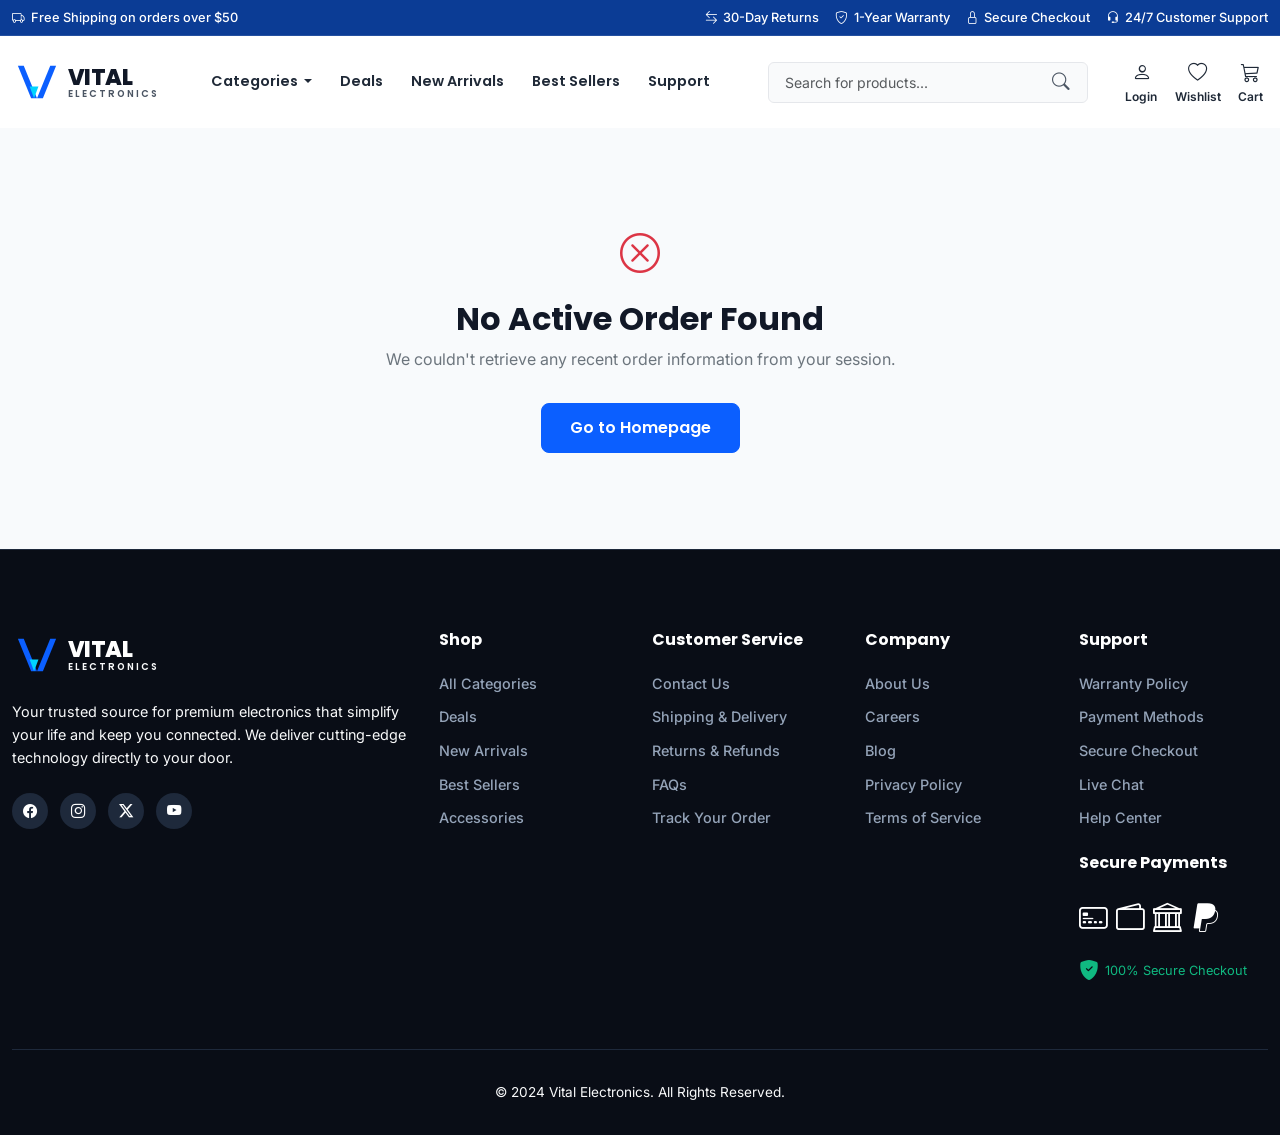
<file: confirmation.html>
<!DOCTYPE html>
<html lang="en">
<head>
  <meta charset="UTF-8">
  <meta name="viewport" content="width=device-width, initial-scale=1.0">
  <title>Order Confirmation - Vital Electronics</title>
  <link rel="icon" type="image/svg+xml" href="assets/images/favicon.svg">
  <meta name="description" content="Thank you for your order! View your receipt, shipping details, order timeline, and invoice receipt info.">
  
  <!-- Google Fonts -->
  <link rel="preconnect" href="https://fonts.googleapis.com">
  <link rel="preconnect" href="https://fonts.gstatic.com" crossorigin>
  <link href="https://fonts.googleapis.com/css2?family=Inter:wght@400;500;600;700&family=Poppins:wght@400;500;600;700;800&display=swap" rel="stylesheet">
  
  <!-- CSS Library Styles (CDNs) -->
  <link href="assets/vendor/bootstrap/css/bootstrap.min.css" rel="stylesheet" >
  <link href="assets/vendor/bootstrap-icons/bootstrap-icons.min.css" rel="stylesheet">
  <link href="assets/vendor/aos/aos.css" rel="stylesheet">
  
  <!-- Local Custom Stylesheet Layers -->
  <link rel="stylesheet" href="assets/css/variables.css">
  <link rel="stylesheet" href="assets/css/utilities.css">
  <link rel="stylesheet" href="assets/css/components.css">
  <link rel="stylesheet" href="assets/css/pages.css">
  <link rel="stylesheet" href="assets/css/responsive.css">
  
  <link rel="stylesheet" href="assets/css/confirmation.css">
</head>
<body>

  <!-- Announcement Bar Placeholder -->
  <div id="announcement-bar-placeholder"></div>


  <!-- Header / Navigation -->
  <header id="header-placeholder" class="header-wrapper" role="banner"></header>

  <main class="py-5" role="main" id="confirmation-page-container">
    <div class="container-xl" class="container-xl confirmation-container">
      
      <!-- Success Header Card -->
      <div class="success-card">
        <div class="success-icon">
          <i class="bi bi-check-circle-fill"></i>
        </div>
        <h1 class="fs-3 fw-bold text-dark mb-2">Thank You for Your Order!</h1>
        <p class="text-secondary mb-4">Your order has been placed successfully and is being processed.</p>
        <div class="d-inline-block bg-light px-4 py-2 border rounded fw-bold text-dark fs-5" id="confirm-order-id">
          Order ID: Loading...
        </div>
      </div>

      <!-- Tracking Timeline -->
      <div class="bg-white border rounded p-4 mb-4">
        <h2 class="fs-5 fw-bold mb-3 text-dark text-center">Order Status</h2>
        <div class="timeline-steps">
          <div class="timeline-step complete">
            <div class="timeline-dot"><i class="bi bi-check"></i></div>
            <div class="timeline-label">Order Placed</div>
            <small class="text-muted block d-block mt-1" id="confirm-order-date">Date</small>
          </div>
          <div class="timeline-step active">
            <div class="timeline-dot"><i class="bi bi-gear-fill" class="bi bi-gear-fill spin-animation"></i></div>
            <div class="timeline-label">Processing</div>
          </div>
          <div class="timeline-step">
            <div class="timeline-dot">3</div>
            <div class="timeline-label">Shipped</div>
          </div>
          <div class="timeline-step">
            <div class="timeline-dot">4</div>
            <div class="timeline-label">Delivered</div>
          </div>
        </div>
      </div>

      <!-- Details Block (Shipping vs Summary) -->
      <div class="row g-4 mb-5">
        <!-- Shipping details (Left) -->
        <div class="col-md-6 col-12">
          <div class="confirmation-details-box">
            <h2 class="fs-5 fw-bold text-dark mb-3 border-bottom pb-2"><i class="bi bi-truck me-2 text-primary"></i> Shipping Information</h2>
            
            <div class="mb-3">
              <div class="text-secondary" class="text-secondary confirmation-info-title">Recipient</div>
              <div class="fw-bold text-dark font-weight-700 mt-1" id="confirm-shipping-name">Loading...</div>
            </div>
            
            <div class="mb-3">
              <div class="text-secondary" class="text-secondary confirmation-info-title">Shipping Address</div>
              <div class="text-dark font-weight-500 mt-1" id="confirm-shipping-address">Loading...</div>
            </div>

            <div class="mb-3">
              <div class="text-secondary" class="text-secondary confirmation-info-title">Contact Email</div>
              <div class="text-dark font-weight-500 mt-1" id="confirm-shipping-email">Loading...</div>
            </div>

            <div>
              <div class="text-secondary" class="text-secondary confirmation-info-title">Payment Method</div>
              <div class="fw-bold text-dark mt-1" id="confirm-payment-method">Loading...</div>
            </div>
          </div>
        </div>
        
        <!-- Summary items review (Right) -->
        <div class="col-md-6 col-12">
          <div class="confirmation-details-box">
            <h2 class="fs-5 fw-bold text-dark mb-3 border-bottom pb-2"><i class="bi bi-receipt me-2 text-primary"></i> Order Summary</h2>
            
            <div class="d-flex flex-column border-bottom pb-3 mb-3" id="confirm-items-list" class="d-flex flex-column border-bottom pb-3 mb-3 confirm-items-scroll">
              <!-- Dynamically populated -->
            </div>
            
            <div class="summary-row" class="summary-row confirm-summary-row">
              <span>Subtotal</span>
              <span id="confirm-subtotal">$0.00</span>
            </div>
            <div class="summary-row text-danger" id="confirm-discount-row" style="font-size:0.85rem; margin-bottom: 0.5rem; display: flex; justify-content: space-between; display:none;">
              <span>Discounts</span>
              <span id="confirm-discount">-$0.00</span>
            </div>
            <div class="summary-row" class="summary-row confirm-summary-row">
              <span>Shipping</span>
              <span id="confirm-shipping">Free</span>
            </div>
            <div class="summary-row text-dark fw-bold border-top pt-2 mt-2" class="summary-row text-dark fw-bold border-top pt-2 mt-2 confirm-total-row">
              <span>Grand Total</span>
              <span id="confirm-grand-total">$0.00</span>
            </div>
          </div>
        </div>
      </div>
      
      <!-- CTA Action rows -->
      <div class="d-flex flex-wrap justify-content-center gap-3">
        <button class="btn btn-primary-custom py-3 px-4" id="btn-confirm-track">
          <i class="bi bi-cursor-fill me-2"></i> Track Order
        </button>
        <button class="btn btn-secondary-custom py-3 px-4" id="btn-confirm-print">
          <i class="bi bi-printer me-2"></i> Print Invoice
        </button>
        <a href="index.html" class="btn btn-outline-primary-custom py-3 px-4" class="btn btn-outline-primary-custom py-3 px-4 btn-border-thick">
          Continue Shopping
        </a>
      </div>

    </div>
  </main>

  <!-- Footer -->
  <footer id="footer-placeholder" class="footer-section text-light" role="contentinfo"></footer>

  <!-- Scroll to Top Button -->
  <button id="btn-back-to-top" class="btn" aria-label="Scroll Back to Top">
    <i class="bi bi-arrow-up"></i>
  </button>

  <!-- External Library JS Bundles (CDNs) -->
  <script src="assets/vendor/bootstrap/js/bootstrap.bundle.min.js" ></script>
  <script src="assets/vendor/aos/aos.js"></script>

  <!-- Main ES Module Script Loader -->
  <script type="module" src="js/components-loader.js"></script>
  <script type="module" src="js/app.js"></script>
  <script type="module" src="js/confirmation.js"></script>
  <script type="module" src="js/search.js"></script>
</body>
</html>
</file>
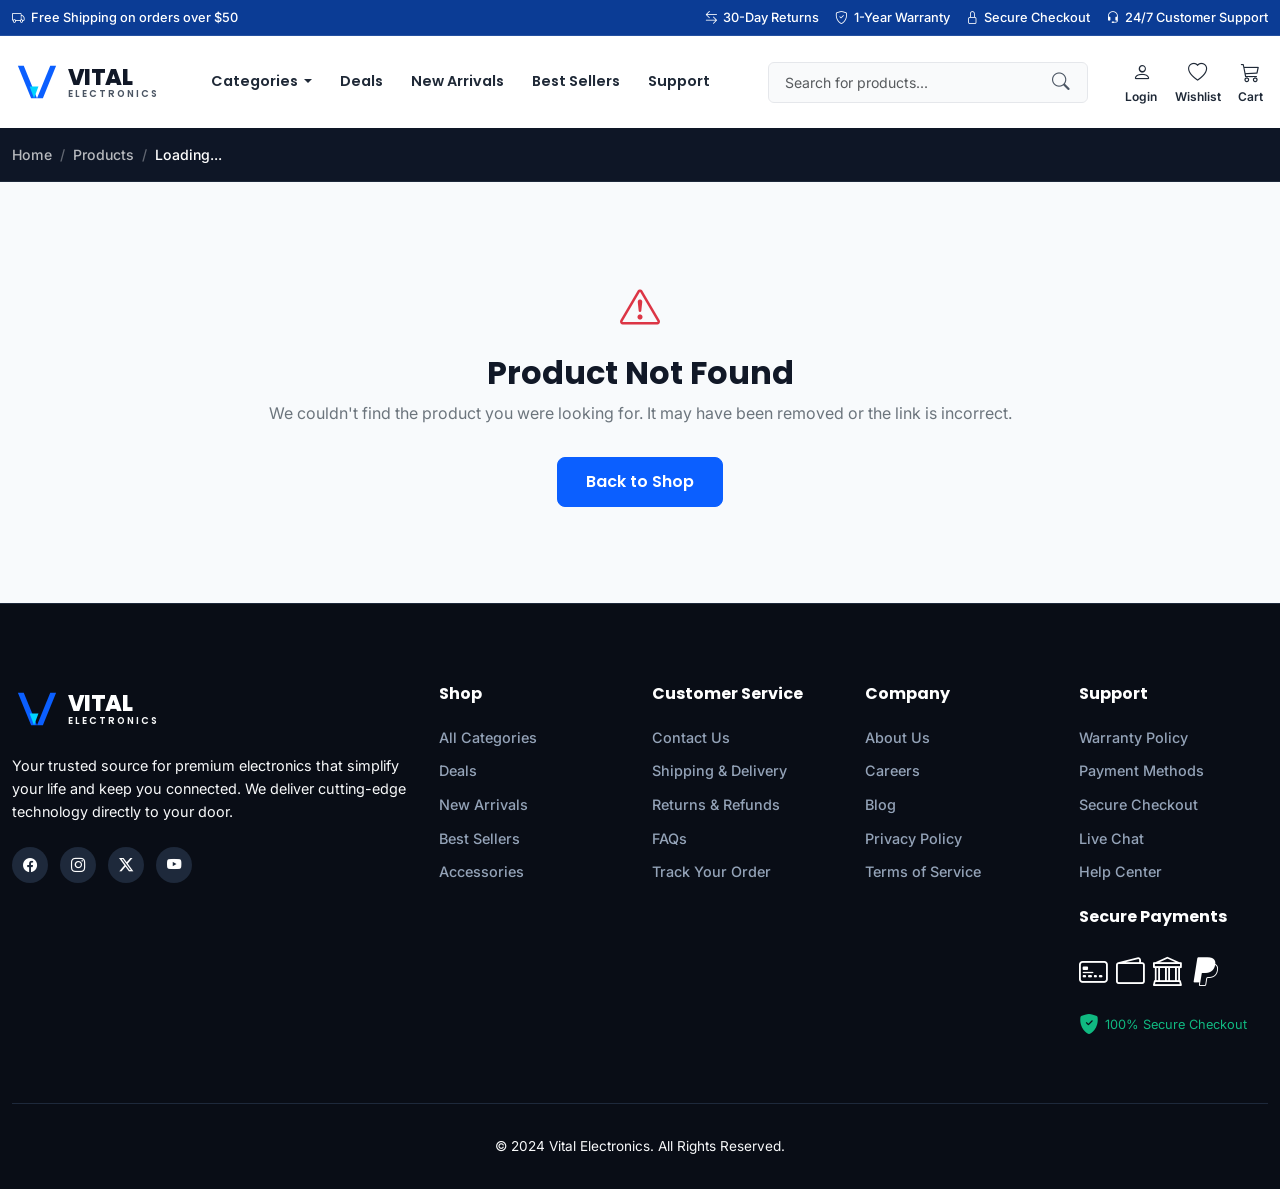
<file: product.html>
<!DOCTYPE html>
<html lang="en">
<head>
  <meta charset="UTF-8">
  <meta name="viewport" content="width=device-width, initial-scale=1.0">
  <title>Product Details - Vital Electronics</title>
  <link rel="icon" type="image/svg+xml" href="assets/images/favicon.svg">
  <meta name="description" content="Explore product specifications, reviews, price savings, and extended warranty policies. Buy online with safe and secure checkout.">
  
  <!-- Google Fonts -->
  <link rel="preconnect" href="https://fonts.googleapis.com">
  <link rel="preconnect" href="https://fonts.gstatic.com" crossorigin>
  <link href="https://fonts.googleapis.com/css2?family=Inter:wght@400;500;600;700&family=Poppins:wght@400;500;600;700;800&display=swap" rel="stylesheet">
  
  <!-- CSS Library Styles (CDNs) -->
  <link href="assets/vendor/bootstrap/css/bootstrap.min.css" rel="stylesheet" >
  <link href="assets/vendor/bootstrap-icons/bootstrap-icons.min.css" rel="stylesheet">
  <link href="assets/vendor/aos/aos.css" rel="stylesheet">
  
  <!-- Local Custom Stylesheet Layers -->
  <link rel="stylesheet" href="assets/css/variables.css">
  <link rel="stylesheet" href="assets/css/utilities.css">
  <link rel="stylesheet" href="assets/css/components.css">
  <link rel="stylesheet" href="assets/css/pages.css">
  <link rel="stylesheet" href="assets/css/responsive.css">
  
  <link rel="stylesheet" href="assets/css/product.css">
</head>
<body>

  <!-- Announcement Bar Placeholder -->
  <div id="announcement-bar-placeholder"></div>


  <!-- Header / Navigation -->
  <header id="header-placeholder" class="header-wrapper" role="banner"></header>

  <!-- Breadcrumbs -->
  <nav class="breadcrumb-nav-wrapper py-3" aria-label="breadcrumb">
    <div class="container-xl">
      <ol class="breadcrumb mb-0" >
        <li class="breadcrumb-item"><a href="index.html" >Home</a></li>
        <li class="breadcrumb-item"><a href="products.html" >Products</a></li>
        <li class="breadcrumb-item active" id="breadcrumb-product-name" aria-current="page">Loading...</li>
      </ol>
    </div>
  </nav>

  <main class="py-5" role="main" id="pdp-container">
    <div class="container-xl">
      
      <!-- Top detail block -->
      <div class="row g-5">
        <!-- Gallery Left Column -->
        <div class="col-lg-6 col-12">
          <div class="gallery-main" id="pdp-gallery-main">
            <img src="" id="pdp-main-image" alt="Product Image">
          </div>
          <div class="thumbnail-list" id="pdp-thumbnail-list">
            <!-- Populated dynamically -->
          </div>
        </div>
        
        <!-- Info Right Column -->
        <div class="col-lg-6 col-12" id="pdp-info-column">
          <div class="d-flex align-items-center gap-2 mb-2">
            <span class="badge bg-light text-secondary border px-2 py-1" id="pdp-category">Category</span>
            <span class="badge bg-success text-white px-2 py-1" id="pdp-badge" >NEW</span>
          </div>
          
          <h1 class="fs-2 fw-bold text-dark mb-2" id="pdp-product-name">Product Name</h1>
          
          <div class="d-flex align-items-center gap-2 mb-3">
            <span class="rating-stars" id="pdp-stars"></span>
            <span class="text-muted" class="text-muted pdp-reviews-count" id="pdp-reviews-count">(0 Reviews)</span>
            <span class="text-secondary mx-1">|</span>
            <span class="text-success font-weight-600" class="text-success font-weight-600 pdp-stock-status" id="pdp-stock-status">In Stock</span>
          </div>
          
          <!-- Prices -->
          <div class="price-container bg-light p-3 rounded mb-4 align-items-center gap-3">
            <span class="fs-2 fw-bold text-primary-color" id="pdp-price">$0.00</span>
            <span class="fs-5 text-muted text-decoration-line-through" id="pdp-original-price" >$0.00</span>
            <span class="badge bg-danger text-white px-2 py-1" id="pdp-discount-badge" >Save $0.00</span>
          </div>
          
          <p class="text-secondary mb-4" id="pdp-short-desc">Short description of product properties.</p>
          
          <hr class="my-4">
          
          <!-- Variants: Colors -->
          <div class="mb-4">
            <h3 class="fs-6 font-weight-700 text-uppercase mb-3">Select Color</h3>
            <div class="d-flex gap-2" id="pdp-colors-container">
              <!-- Populated dynamically -->
            </div>
          </div>
          
          <!-- Warranty Choices -->
          <div class="mb-4">
            <h3 class="fs-6 font-weight-700 text-uppercase mb-3">Select Warranty</h3>
            <div class="d-flex flex-column gap-2" id="pdp-warranty-container">
              <label class="warranty-option active">
                <div>
                  <input type="radio" name="warranty" value="basic" checked>
                  <span class="font-weight-600 text-dark ms-2">1 Year Standard Warranty</span>
                </div>
                <span class="text-muted">Included</span>
              </label>
              <label class="warranty-option">
                <div>
                  <input type="radio" name="warranty" value="extended-2">
                  <span class="font-weight-600 text-dark ms-2">2 Year Extended Protection</span>
                </div>
                <span class="text-primary-color font-weight-600">+$19.99</span>
              </label>
              <label class="warranty-option">
                <div>
                  <input type="radio" name="warranty" value="extended-3">
                  <span class="font-weight-600 text-dark ms-2">3 Year Accidental Protection</span>
                </div>
                <span class="text-primary-color font-weight-600">+$39.99</span>
              </label>
            </div>
          </div>

          <!-- Quantity and Cart Action -->
          <div class="d-flex flex-wrap align-items-center gap-3 mb-4">
            <div class="qty-selector">
              <button class="qty-btn" id="btn-qty-minus" aria-label="Decrease Quantity">-</button>
              <input type="text" class="qty-input" id="qty-count-input" value="1" readonly>
              <button class="qty-btn" id="btn-qty-plus" aria-label="Increase Quantity">+</button>
            </div>
            
            <button class="btn btn-primary-custom flex-grow-1 py-3" id="btn-pdp-add-cart">
              <i class="bi bi-cart-plus fs-5 me-2"></i> Add to Cart
            </button>
            
            <button id="btn-pdp-wishlist" class="btn btn-primary py-3 px-4 pdp-wishlist-btn" aria-label="Save to Wishlist">
              <i class="bi bi-heart fs-5"></i>
            </button>
          </div>
          
          <div class="d-flex gap-4" class="d-flex gap-4 pdp-actions-row">
            <button class="btn p-0 text-secondary d-flex align-items-center gap-1 bg-none border-0" id="btn-pdp-compare">
              <i class="bi bi-arrow-left-right"></i> Add to Compare
            </button>
            <button class="btn p-0 text-secondary d-flex align-items-center gap-1 bg-none border-0" id="btn-pdp-share">
              <i class="bi bi-share"></i> Share Product
            </button>
          </div>
        </div>
      </div>
      
      <!-- Info tabs (Specs, Description, Reviews) -->
      <div class="row mt-5 pt-4">
        <div class="col-12">
          <!-- Nav Tabs -->
          <ul class="nav nav-tabs nav-tabs-custom mb-4" id="productTabs" role="tablist">
            <li class="nav-item" role="presentation">
              <button class="nav-link active" id="desc-tab" data-bs-toggle="tab" data-bs-target="#desc-pane" type="button" role="tab" aria-controls="desc-pane" aria-selected="true">Description</button>
            </li>
            <li class="nav-item" role="presentation">
              <button class="nav-link" id="specs-tab" data-bs-toggle="tab" data-bs-target="#specs-pane" type="button" role="tab" aria-controls="specs-pane" aria-selected="false">Specifications</button>
            </li>
            <li class="nav-item" role="presentation">
              <button class="nav-link" id="reviews-tab" data-bs-toggle="tab" data-bs-target="#reviews-pane" type="button" role="tab" aria-controls="reviews-pane" aria-selected="false">Reviews</button>
            </li>
          </ul>
          
          <!-- Tab Contents -->
          <div class="tab-content bg-white p-4 border rounded" id="productTabsContent">
            
            <!-- Description -->
            <div class="tab-pane fade show active" id="desc-pane" role="tabpanel" aria-labelledby="desc-tab">
              <h2 class="fs-5 fw-bold mb-3">Product Overview</h2>
              <p id="pdp-full-desc" class="text-secondary leading-relaxed">Full description will load here.</p>
            </div>
            
            <!-- Specs -->
            <div class="tab-pane fade" id="specs-pane" role="tabpanel" aria-labelledby="specs-tab">
              <h2 class="fs-5 fw-bold mb-3">Technical Specifications</h2>
              <div class="table-responsive">
                <table class="table table-striped border mb-0" class="table table-striped border mb-0 pdp-specs-table">
                  <tbody id="pdp-specs-table">
                    <!-- Loaded dynamically -->
                  </tbody>
                </table>
              </div>
            </div>
            
            <!-- Reviews -->
            <div class="tab-pane fade" id="reviews-pane" role="tabpanel" aria-labelledby="reviews-tab">
              <div class="row g-4 mb-4">
                <div class="col-md-4 text-center border-end">
                  <h2 class="fs-1 fw-bold text-primary-color mb-0" id="pdp-review-avg">0.0</h2>
                  <span class="rating-stars fs-5" id="pdp-review-avg-stars"></span>
                  <p class="text-muted mt-2" id="pdp-review-avg-count">Based on 0 reviews</p>
                </div>
                <div class="col-md-8 px-lg-4">
                  <h3 class="fs-6 fw-bold mb-3">Rating Breakdown</h3>
                  <!-- Mocking breakdown bars -->
                  <div class="d-flex align-items-center gap-2 mb-2" class="d-flex gap-4 pdp-actions-row">
                    <span class="breakdown-label">5 Stars</span>
                    <div class="progress flex-grow-1" class="progress flex-grow-1 breakdown-progress"><div class="progress-bar bg-warning" role="progressbar" class="progress-bar bg-warning breakdown-bar-5" aria-valuenow="75" aria-valuemin="0" aria-valuemax="100"></div></div>
                    <span class="breakdown-pct">75%</span>
                  </div>
                  <div class="d-flex align-items-center gap-2 mb-2" class="d-flex gap-4 pdp-actions-row">
                    <span class="breakdown-label">4 Stars</span>
                    <div class="progress flex-grow-1" class="progress flex-grow-1 breakdown-progress"><div class="progress-bar bg-warning" role="progressbar" class="progress-bar bg-warning breakdown-bar-4" aria-valuenow="15" aria-valuemin="0" aria-valuemax="100"></div></div>
                    <span class="breakdown-pct">15%</span>
                  </div>
                  <div class="d-flex align-items-center gap-2 mb-2" class="d-flex gap-4 pdp-actions-row">
                    <span class="breakdown-label">3 Stars</span>
                    <div class="progress flex-grow-1" class="progress flex-grow-1 breakdown-progress"><div class="progress-bar bg-warning" role="progressbar" class="progress-bar bg-warning breakdown-bar-3" aria-valuenow="8" aria-valuemin="0" aria-valuemax="100"></div></div>
                    <span class="breakdown-pct">8%</span>
                  </div>
                  <div class="d-flex align-items-center gap-2" class="d-flex gap-4 pdp-actions-row">
                    <span class="breakdown-label">2 Stars</span>
                    <div class="progress flex-grow-1" class="progress flex-grow-1 breakdown-progress"><div class="progress-bar bg-warning" role="progressbar" class="progress-bar bg-warning breakdown-bar-2" aria-valuenow="2" aria-valuemin="0" aria-valuemax="100"></div></div>
                    <span class="breakdown-pct">2%</span>
                  </div>
                </div>
              </div>
              
              <hr class="my-4">
              
              <!-- Review list container -->
              <div id="pdp-reviews-list">
                <!-- Dynamically populated mock comments -->
              </div>
            </div>
            
          </div>
        </div>
      </div>

      <!-- Related Products -->
      <section class="mt-5 pt-4">
        <h2 class="fs-4 fw-bold mb-4">Related Products</h2>
        <div class="row g-4" id="pdp-related-products">
          <!-- Load 4 related cards -->
        </div>
      </section>

      <!-- Recently Viewed -->
      <section class="mt-5 pt-4" id="pdp-recent-section" >
        <h2 class="fs-4 fw-bold mb-4">Recently Viewed</h2>
        <div class="row g-4" id="pdp-recent-products">
          <!-- Load recently viewed list -->
        </div>
      </section>

    </div>
  </main>

  <!-- Footer -->
  <footer id="footer-placeholder" class="footer-section text-light" role="contentinfo"></footer>

  <!-- Scroll to Top Button -->
  <button id="btn-back-to-top" class="btn" aria-label="Scroll Back to Top">
    <i class="bi bi-arrow-up"></i>
  </button>

  <!-- Share Product Modal -->
  <div class="modal fade" id="shareProductModal" tabindex="-1" aria-labelledby="shareProductModalLabel" aria-hidden="true">
    <div class="modal-dialog modal-dialog-centered">
      <div class="modal-content">
        <div class="modal-header">
          <h5 class="modal-title fw-bold" id="shareProductModalLabel">Share this Product</h5>
          <button type="button" class="btn-close" data-bs-dismiss="modal" aria-label="Close"></button>
        </div>
        <div class="modal-body p-4 text-center">
          <p class="text-secondary mb-3">Copy this product link to share with friends:</p>
          <div class="input-group mb-3">
            <input type="text" class="form-control" id="share-link-input" readonly>
            <button class="btn btn-primary" id="btn-copy-share-link">Copy</button>
          </div>
          <div class="d-flex justify-content-center gap-3 fs-3 text-secondary mt-2">
            <i class="bi bi-facebook cursor-pointer text-primary" title="Facebook"></i>
            <i class="bi bi-twitter-x cursor-pointer text-dark" title="Twitter"></i>
            <i class="bi bi-whatsapp cursor-pointer text-success" title="WhatsApp"></i>
            <i class="bi bi-envelope cursor-pointer text-danger" title="Email"></i>
          </div>
        </div>
      </div>
    </div>
  </div>

  <!-- External Library JS Bundles (CDNs) -->
  <script src="assets/vendor/bootstrap/js/bootstrap.bundle.min.js" ></script>
  <script src="assets/vendor/aos/aos.js"></script>

  <!-- Main ES Module Script Loader -->
  <script type="module" src="js/components-loader.js"></script>
  <script type="module" src="js/app.js"></script>
  <script type="module" src="js/product.js"></script>
  <script type="module" src="js/search.js"></script>
</body>
</html>
</file>
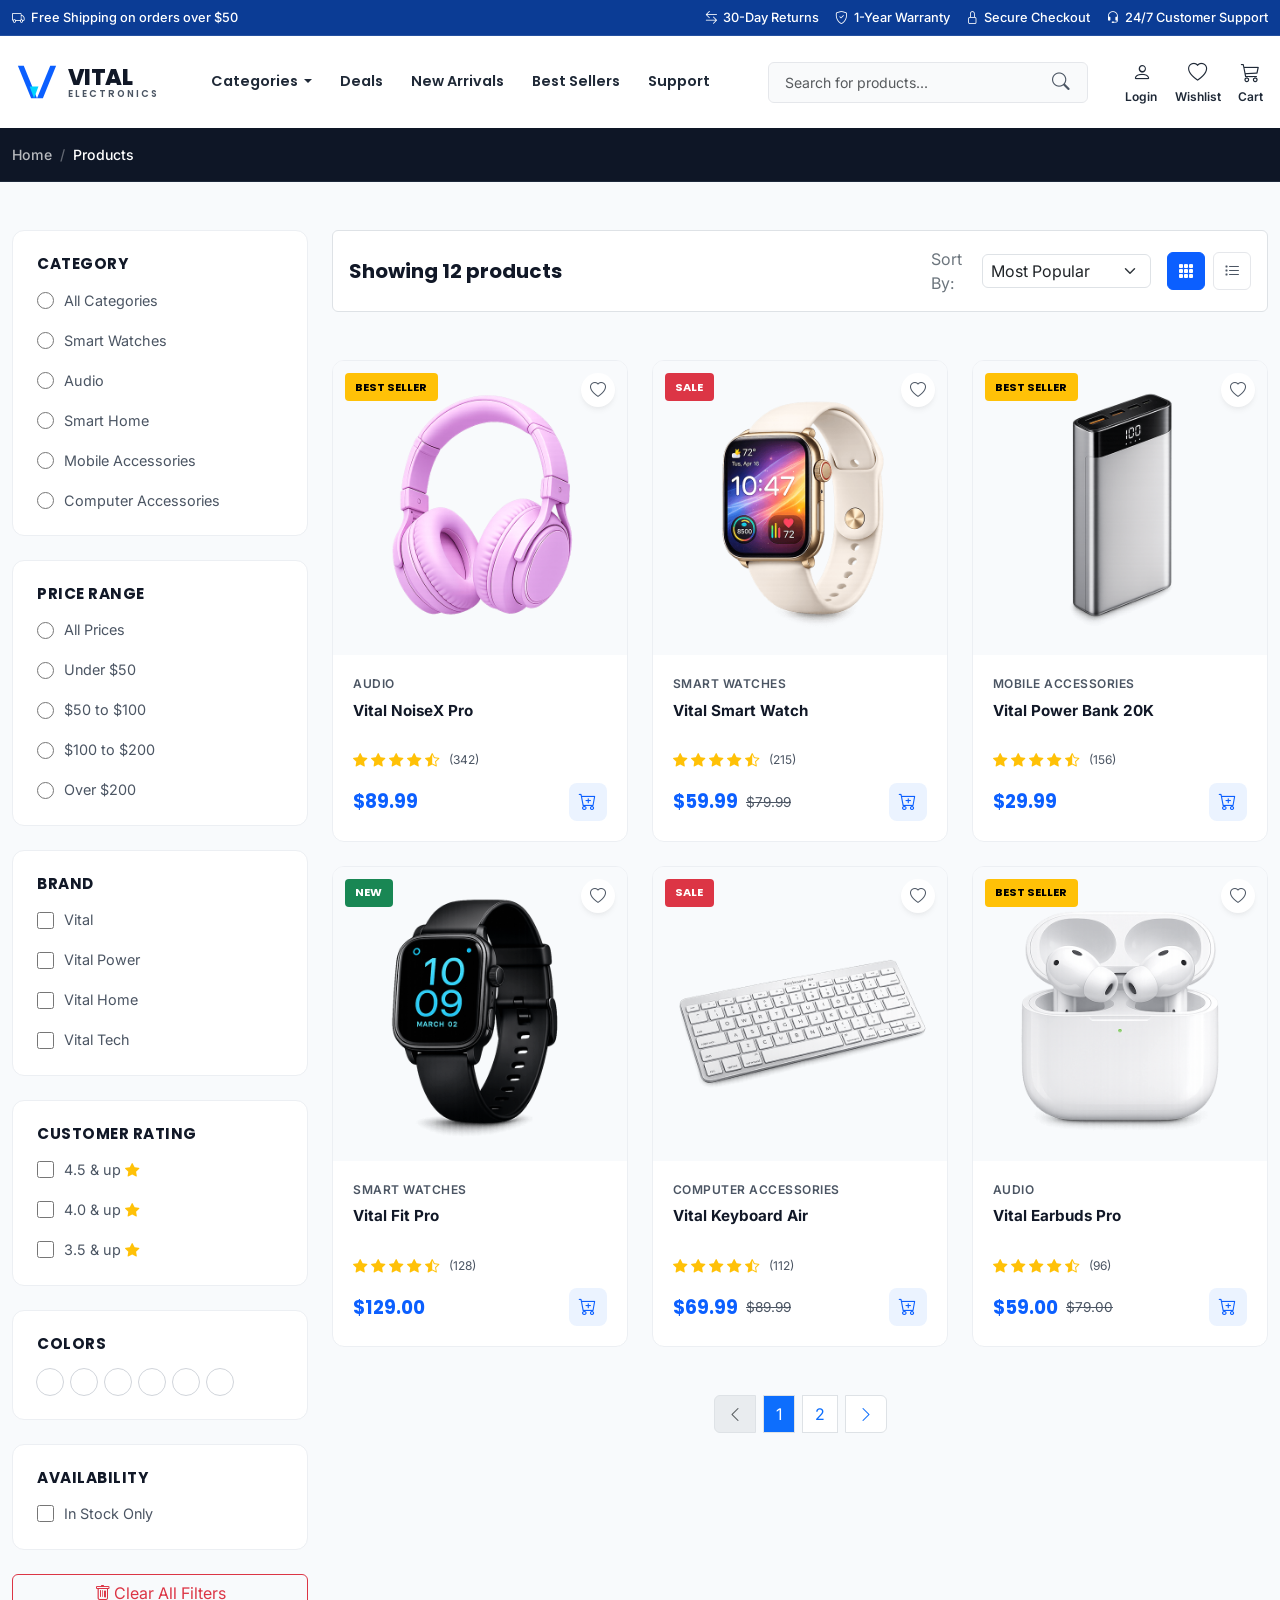
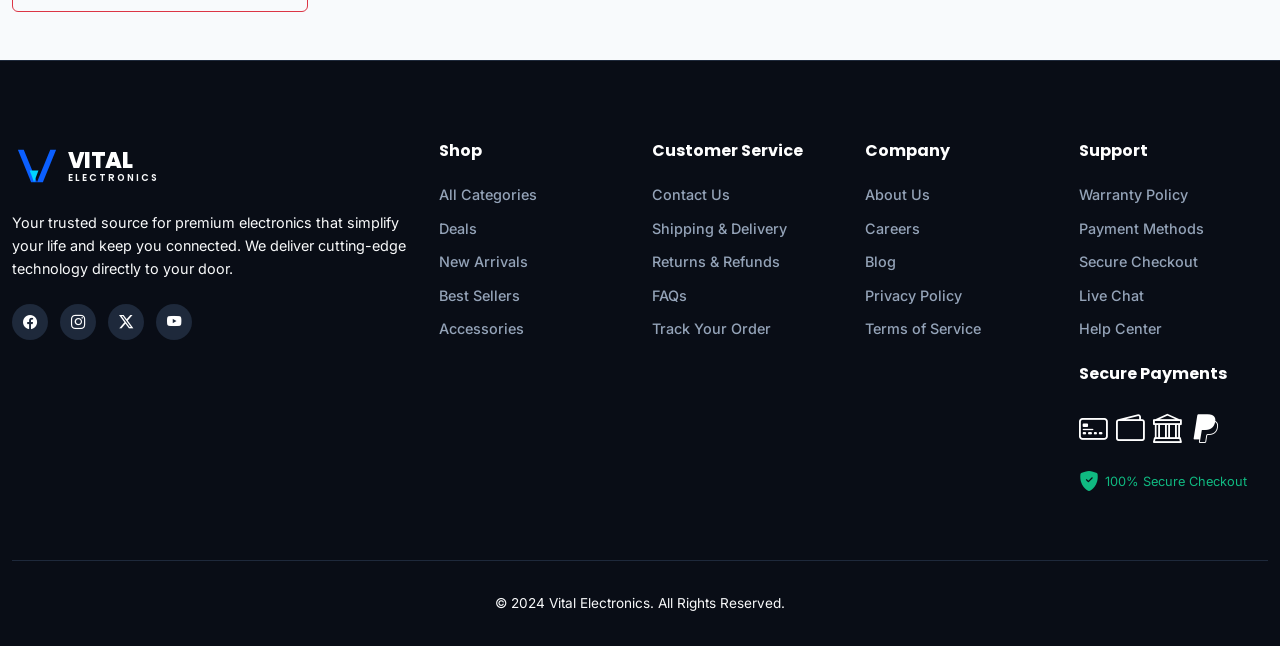
<file: products.html>
<!DOCTYPE html>
<html lang="en">
<head>
  <meta charset="UTF-8">
  <meta name="viewport" content="width=device-width, initial-scale=1.0">
  <title>Products - Vital Electronics</title>
  <link rel="icon" type="image/svg+xml" href="assets/images/favicon.svg">
  <meta name="description" content="Browse our catalog of premium smart watches, audio, smart home devices, and laptop accessories. Use advanced filters to find the perfect gear.">
  
  <!-- Google Fonts -->
  <link rel="preconnect" href="https://fonts.googleapis.com">
  <link rel="preconnect" href="https://fonts.gstatic.com" crossorigin>
  <link href="https://fonts.googleapis.com/css2?family=Inter:wght@400;500;600;700&family=Poppins:wght@400;500;600;700;800&display=swap" rel="stylesheet">
  
  <!-- CSS Library Styles (CDNs) -->
  <link href="assets/vendor/bootstrap/css/bootstrap.min.css" rel="stylesheet" >
  <link href="assets/vendor/bootstrap-icons/bootstrap-icons.min.css" rel="stylesheet">
  <link href="assets/vendor/aos/aos.css" rel="stylesheet">
  
  <!-- Local Custom Stylesheet Layers -->
  <link rel="stylesheet" href="assets/css/variables.css">
  <link rel="stylesheet" href="assets/css/utilities.css">
  <link rel="stylesheet" href="assets/css/components.css">
  <link rel="stylesheet" href="assets/css/pages.css">
  <link rel="stylesheet" href="assets/css/responsive.css">
  
  <link rel="stylesheet" href="assets/css/products.css">
</head>
<body>

  <!-- Announcement Bar Placeholder -->
  <div id="announcement-bar-placeholder"></div>


  <!-- Header / Navigation -->
  <header id="header-placeholder" class="header-wrapper" role="banner"></header>

  <!-- Breadcrumbs -->
  <nav class="breadcrumb-nav-wrapper py-3" aria-label="breadcrumb">
    <div class="container-xl">
      <ol class="breadcrumb mb-0" >
        <li class="breadcrumb-item"><a href="index.html" >Home</a></li>
        <li class="breadcrumb-item active" aria-current="page" id="breadcrumb-current">Products</li>
      </ol>
    </div>
  </nav>

  <main class="py-5" role="main">
    <div class="container-xl">
      <div class="row g-4">
        
        <!-- Sidebar Filters (Large Screens) -->
        <aside class="col-lg-3 d-none d-lg-block" role="complementary" aria-label="Product Filters">
          
          <!-- Category Filter -->
          <div class="filter-card">
            <h3 class="filter-section-title">Category</h3>
            <div class="d-flex flex-column gap-2" id="filter-categories-container">
              <label class="filter-option">
                <input type="radio" name="category-filter" value="all" checked>
                <span>All Categories</span>
              </label>
              <label class="filter-option">
                <input type="radio" name="category-filter" value="Smart Watches">
                <span>Smart Watches</span>
              </label>
              <label class="filter-option">
                <input type="radio" name="category-filter" value="Audio">
                <span>Audio</span>
              </label>
              <label class="filter-option">
                <input type="radio" name="category-filter" value="Smart Home">
                <span>Smart Home</span>
              </label>
              <label class="filter-option">
                <input type="radio" name="category-filter" value="Mobile Accessories">
                <span>Mobile Accessories</span>
              </label>
              <label class="filter-option">
                <input type="radio" name="category-filter" value="Computer Accessories">
                <span>Computer Accessories</span>
              </label>
            </div>
          </div>

          <!-- Price Filter -->
          <div class="filter-card">
            <h3 class="filter-section-title">Price Range</h3>
            <div class="d-flex flex-column gap-2">
              <label class="filter-option">
                <input type="radio" name="price-filter" value="all" checked>
                <span>All Prices</span>
              </label>
              <label class="filter-option">
                <input type="radio" name="price-filter" value="under-50">
                <span>Under $50</span>
              </label>
              <label class="filter-option">
                <input type="radio" name="price-filter" value="50-100">
                <span>$50 to $100</span>
              </label>
              <label class="filter-option">
                <input type="radio" name="price-filter" value="100-200">
                <span>$100 to $200</span>
              </label>
              <label class="filter-option">
                <input type="radio" name="price-filter" value="over-200">
                <span>Over $200</span>
              </label>
            </div>
          </div>

          <!-- Brand Filter -->
          <div class="filter-card">
            <h3 class="filter-section-title">Brand</h3>
            <div class="d-flex flex-column gap-2" id="filter-brands-container">
              <!-- Rendered dynamically -->
            </div>
          </div>

          <!-- Rating Filter -->
          <div class="filter-card">
            <h3 class="filter-section-title">Customer Rating</h3>
            <div class="d-flex flex-column gap-2">
              <label class="filter-option">
                <input type="checkbox" name="rating-filter" value="4.5">
                <span class="d-flex align-items-center gap-1">4.5 & up <i class="bi bi-star-fill text-warning"></i></span>
              </label>
              <label class="filter-option">
                <input type="checkbox" name="rating-filter" value="4.0">
                <span class="d-flex align-items-center gap-1">4.0 & up <i class="bi bi-star-fill text-warning"></i></span>
              </label>
              <label class="filter-option">
                <input type="checkbox" name="rating-filter" value="3.5">
                <span class="d-flex align-items-center gap-1">3.5 & up <i class="bi bi-star-fill text-warning"></i></span>
              </label>
            </div>
          </div>

          <!-- Colors Filter -->
          <div class="filter-card">
            <h3 class="filter-section-title">Colors</h3>
            <div class="d-flex flex-wrap gap-2" id="filter-colors-container">
              <span class="color-dot-filter" data-color="#111827" class="color-dot-filter color-dot-black" title="Black"></span>
              <span class="color-dot-filter" data-color="#F9FAFB" class="color-dot-filter color-dot-white" title="White"></span>
              <span class="color-dot-filter" data-color="#EF4444" class="color-dot-filter color-dot-red" title="Red"></span>
              <span class="color-dot-filter" data-color="#3B82F6" class="color-dot-filter color-dot-blue" title="Blue"></span>
              <span class="color-dot-filter" data-color="#10B981" class="color-dot-filter color-dot-green" title="Green"></span>
              <span class="color-dot-filter" data-color="#9CA3AF" class="color-dot-filter color-dot-grey" title="Grey"></span>
            </div>
          </div>

          <!-- Availability Filter -->
          <div class="filter-card">
            <h3 class="filter-section-title">Availability</h3>
            <div class="d-flex flex-column gap-2">
              <label class="filter-option">
                <input type="checkbox" name="stock-filter" value="in-stock">
                <span>In Stock Only</span>
              </label>
            </div>
          </div>

          <!-- Clear Filters Button -->
          <button class="btn btn-outline-danger w-100" id="btn-clear-filters">
            <i class="bi bi-trash"></i> Clear All Filters
          </button>
        </aside>

        <!-- Main Products Container -->
        <section class="col-lg-9 col-12" role="region" aria-label="Product Catalog">
          
          <!-- PLP Header & Sorting Panel -->
          <div class="bg-white border rounded p-3 mb-4 d-flex flex-wrap justify-content-between align-items-center gap-3">
            <div class="d-flex align-items-center gap-2">
              <!-- Mobile Filters Trigger -->
              <button class="btn btn-primary-custom d-lg-none d-flex align-items-center gap-2 py-2 px-3" type="button" data-bs-toggle="offcanvas" data-bs-target="#offcanvasFilters" aria-controls="offcanvasFilters">
                <i class="bi bi-funnel"></i> Filters
              </button>
              <h1 class="fs-5 mb-0 fw-bold" id="products-count-text">Showing 0 products</h1>
            </div>
            
            <div class="d-flex align-items-center gap-3">
              <!-- Sort selection -->
              <div class="d-flex align-items-center gap-2">
                <label for="sort-select" class="text-secondary font-weight-500 mb-0 d-none d-sm-block" class="text-secondary font-weight-500 mb-0 d-none d-sm-block sort-label">Sort By:</label>
                <select class="form-select py-1 px-2 border" id="sort-select" class="form-select py-1 px-2 border sort-select">
                  <option value="popular" selected>Most Popular</option>
                  <option value="price-low">Price: Low to High</option>
                  <option value="price-high">Price: High to Low</option>
                  <option value="rated">Highest Rated</option>
                  <option value="newest">Newest Arrivals</option>
                </select>
              </div>
              
              <!-- Grid/List Toggle Buttons -->
              <div class="d-flex gap-2">
                <button class="layout-toggle-btn active" id="btn-layout-grid" aria-label="Grid View">
                  <i class="bi bi-grid-3x3-gap-fill"></i>
                </button>
                <button class="layout-toggle-btn" id="btn-layout-list" aria-label="List View">
                  <i class="bi bi-list-task"></i>
                </button>
              </div>
            </div>
          </div>

          <!-- Active Filter Chips row -->
          <div class="d-flex flex-wrap gap-2 mb-4" id="active-filter-chips">
            <!-- Rendered dynamically -->
          </div>

          <!-- Grid/List layout container -->
          <div class="row g-4" id="plp-products-grid">
            <!-- Dynamically populated from JS -->
          </div>

          <!-- Dynamic Pagination -->
          <nav class="mt-5" aria-label="Page Navigation" id="plp-pagination-nav">
            <ul class="pagination justify-content-center gap-2" id="plp-pagination">
              <!-- Dynamically populated -->
            </ul>
          </nav>
        </section>

      </div>
    </div>
  </main>

  <!-- Mobile Offcanvas Filters Panel -->
  <div class="offcanvas offcanvas-start" tabindex="-1" id="offcanvasFilters" aria-labelledby="offcanvasFiltersLabel">
    <div class="offcanvas-header bg-light border-bottom">
      <h5 class="offcanvas-title fw-bold" id="offcanvasFiltersLabel">Filters</h5>
      <button type="button" class="btn-close" data-bs-dismiss="offcanvas" aria-label="Close"></button>
    </div>
    <div class="offcanvas-body p-4" id="offcanvas-filters-body">
      <!-- Filters will be cloned here in JS -->
    </div>
  </div>

  <!-- Footer -->
  <footer id="footer-placeholder" class="footer-section text-light" role="contentinfo"></footer>

  <!-- Scroll to Top Button -->
  <button id="btn-back-to-top" class="btn" aria-label="Scroll Back to Top">
    <i class="bi bi-arrow-up"></i>
  </button>

  <!-- External Library JS Bundles (CDNs) -->
  <script src="assets/vendor/bootstrap/js/bootstrap.bundle.min.js" ></script>
  <script src="assets/vendor/aos/aos.js"></script>

  <!-- Main ES Module Script Loader -->
  <script type="module" src="js/components-loader.js"></script>
  <script type="module" src="js/app.js"></script>
  <script type="module" src="js/products.js"></script>
  <script type="module" src="js/search.js"></script>
</body>
</html>
</file>
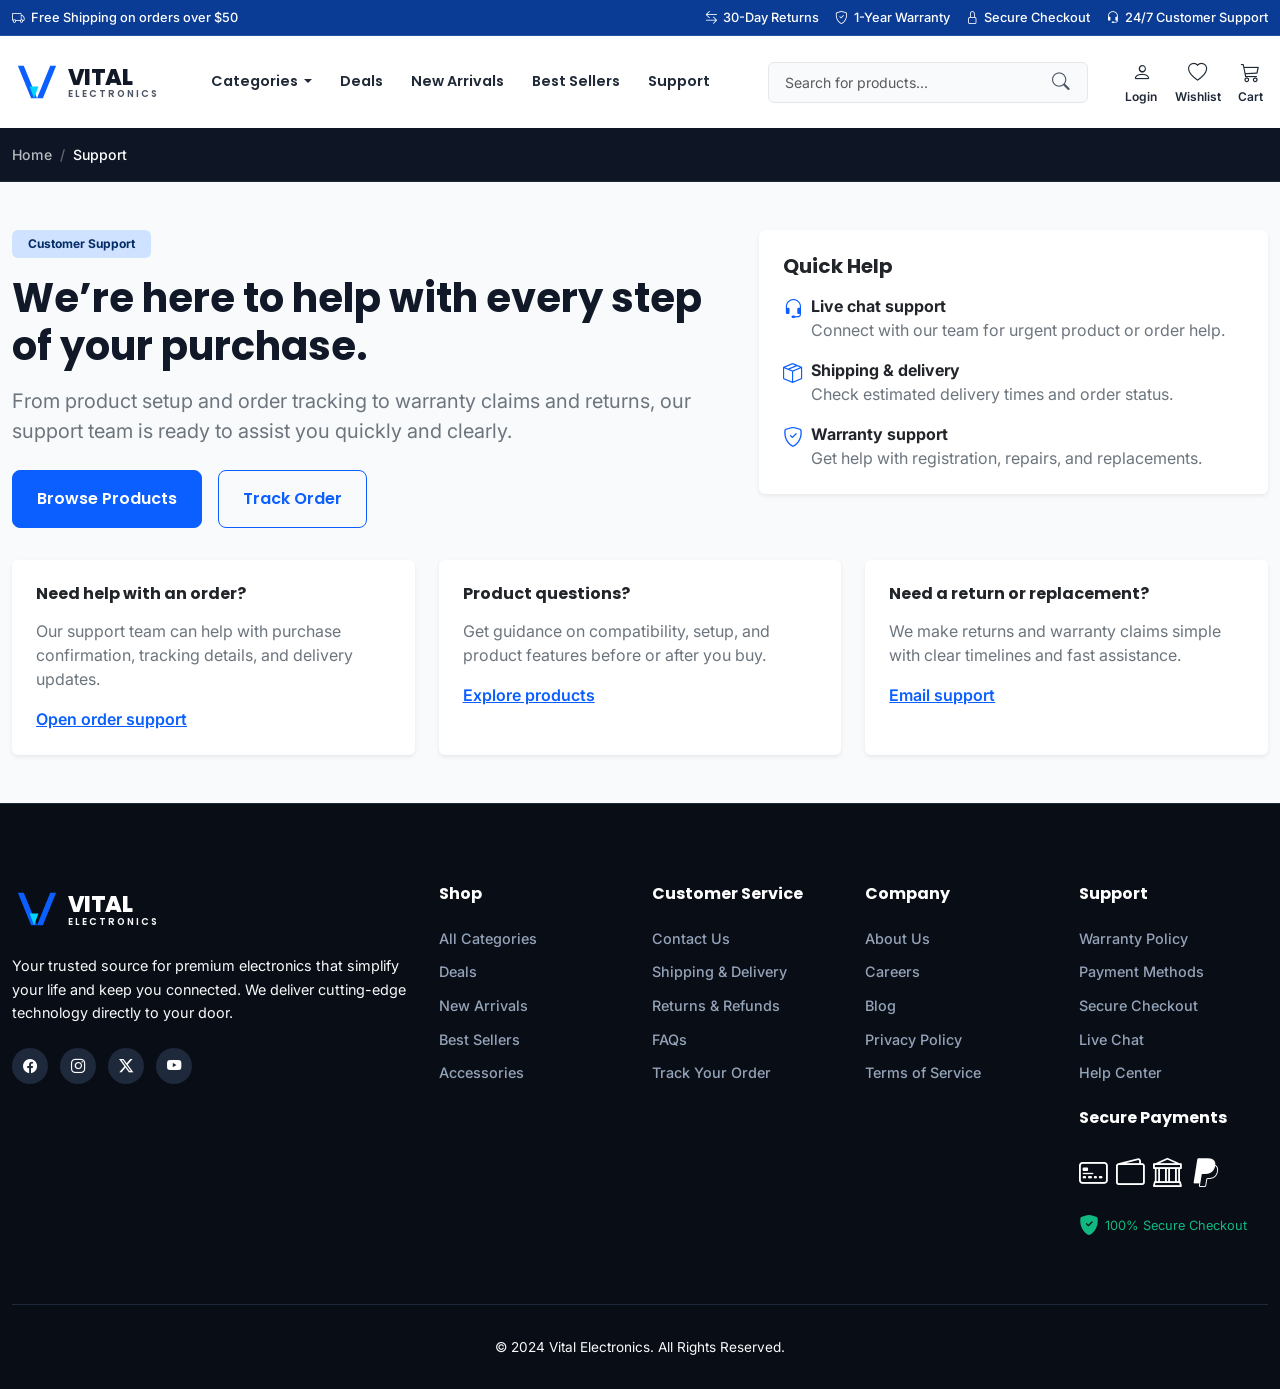
<file: support.html>
<!DOCTYPE html>
<html lang="en">
<head>
  <meta charset="UTF-8">
  <meta name="viewport" content="width=device-width, initial-scale=1.0">
  <title>Support - Vital Electronics</title>
  <link rel="icon" type="image/svg+xml" href="assets/images/favicon.svg">
  <meta name="description" content="Get help with orders, warranties, shipping, returns, and product support at Vital Electronics.">

  <link rel="preconnect" href="https://fonts.googleapis.com">
  <link rel="preconnect" href="https://fonts.gstatic.com" crossorigin>
  <link href="https://fonts.googleapis.com/css2?family=Inter:wght@400;500;600;700&family=Poppins:wght@400;500;600;700;800&display=swap" rel="stylesheet">

  <link href="assets/vendor/bootstrap/css/bootstrap.min.css" rel="stylesheet">
  <link href="assets/vendor/bootstrap-icons/bootstrap-icons.min.css" rel="stylesheet">
  <link href="assets/vendor/aos/aos.css" rel="stylesheet">

  <link rel="stylesheet" href="assets/css/variables.css">
  <link rel="stylesheet" href="assets/css/utilities.css">
  <link rel="stylesheet" href="assets/css/components.css">
  <link rel="stylesheet" href="assets/css/pages.css">
  <link rel="stylesheet" href="assets/css/responsive.css">
  <link rel="stylesheet" href="assets/css/product.css">
</head>
<body>
  <div id="announcement-bar-placeholder"></div>
  <header id="header-placeholder" class="header-wrapper" role="banner"></header>

  <nav class="breadcrumb-nav-wrapper py-3" aria-label="breadcrumb">
    <div class="container-xl">
      <ol class="breadcrumb mb-0">
        <li class="breadcrumb-item"><a href="index.html">Home</a></li>
        <li class="breadcrumb-item active" aria-current="page">Support</li>
      </ol>
    </div>
  </nav>

  <main class="py-5" role="main">
    <section class="container-xl">
      <div class="row g-4 align-items-start">
        <div class="col-lg-7">
          <span class="badge bg-primary-subtle text-primary-emphasis px-3 py-2 mb-3">Customer Support</span>
          <h1 class="display-6 fw-bold mb-3">We’re here to help with every step of your purchase.</h1>
          <p class="text-secondary fs-5 mb-4">From product setup and order tracking to warranty claims and returns, our support team is ready to assist you quickly and clearly.</p>
          <div class="d-flex flex-wrap gap-3">
            <a href="products.html" class="btn btn-primary-custom px-4 py-3">Browse Products</a>
            <a href="checkout.html" class="btn btn-outline-primary-custom px-4 py-3">Track Order</a>
          </div>
        </div>
        <div class="col-lg-5">
          <div class="card border-0 shadow-sm p-4">
            <h2 class="h5 fw-bold mb-3">Quick Help</h2>
            <ul class="list-unstyled mb-0">
              <li class="d-flex align-items-start gap-2 mb-3">
                <i class="bi bi-headset fs-5 text-primary-color"></i>
                <div>
                  <strong>Live chat support</strong>
                  <p class="text-secondary mb-0">Connect with our team for urgent product or order help.</p>
                </div>
              </li>
              <li class="d-flex align-items-start gap-2 mb-3">
                <i class="bi bi-box-seam fs-5 text-primary-color"></i>
                <div>
                  <strong>Shipping & delivery</strong>
                  <p class="text-secondary mb-0">Check estimated delivery times and order status.</p>
                </div>
              </li>
              <li class="d-flex align-items-start gap-2">
                <i class="bi bi-shield-check fs-5 text-primary-color"></i>
                <div>
                  <strong>Warranty support</strong>
                  <p class="text-secondary mb-0">Get help with registration, repairs, and replacements.</p>
                </div>
              </li>
            </ul>
          </div>
        </div>
      </div>

      <div class="row g-4 mt-2">
        <div class="col-md-4">
          <div class="card border-0 shadow-sm h-100 p-4">
            <h3 class="h6 fw-bold mb-3">Need help with an order?</h3>
            <p class="text-secondary mb-3">Our support team can help with purchase confirmation, tracking details, and delivery updates.</p>
            <a href="checkout.html" class="text-primary-color fw-semibold">Open order support</a>
          </div>
        </div>
        <div class="col-md-4">
          <div class="card border-0 shadow-sm h-100 p-4">
            <h3 class="h6 fw-bold mb-3">Product questions?</h3>
            <p class="text-secondary mb-3">Get guidance on compatibility, setup, and product features before or after you buy.</p>
            <a href="products.html" class="text-primary-color fw-semibold">Explore products</a>
          </div>
        </div>
        <div class="col-md-4">
          <div class="card border-0 shadow-sm h-100 p-4">
            <h3 class="h6 fw-bold mb-3">Need a return or replacement?</h3>
            <p class="text-secondary mb-3">We make returns and warranty claims simple with clear timelines and fast assistance.</p>
            <a href="mailto:support@vitalelectronics.com" class="text-primary-color fw-semibold">Email support</a>
          </div>
        </div>
      </div>
    </section>
  </main>

  <footer id="footer-placeholder" class="footer-section text-light" role="contentinfo"></footer>

  <script type="module" src="js/components-loader.js"></script>
</body>
</html>
</file>
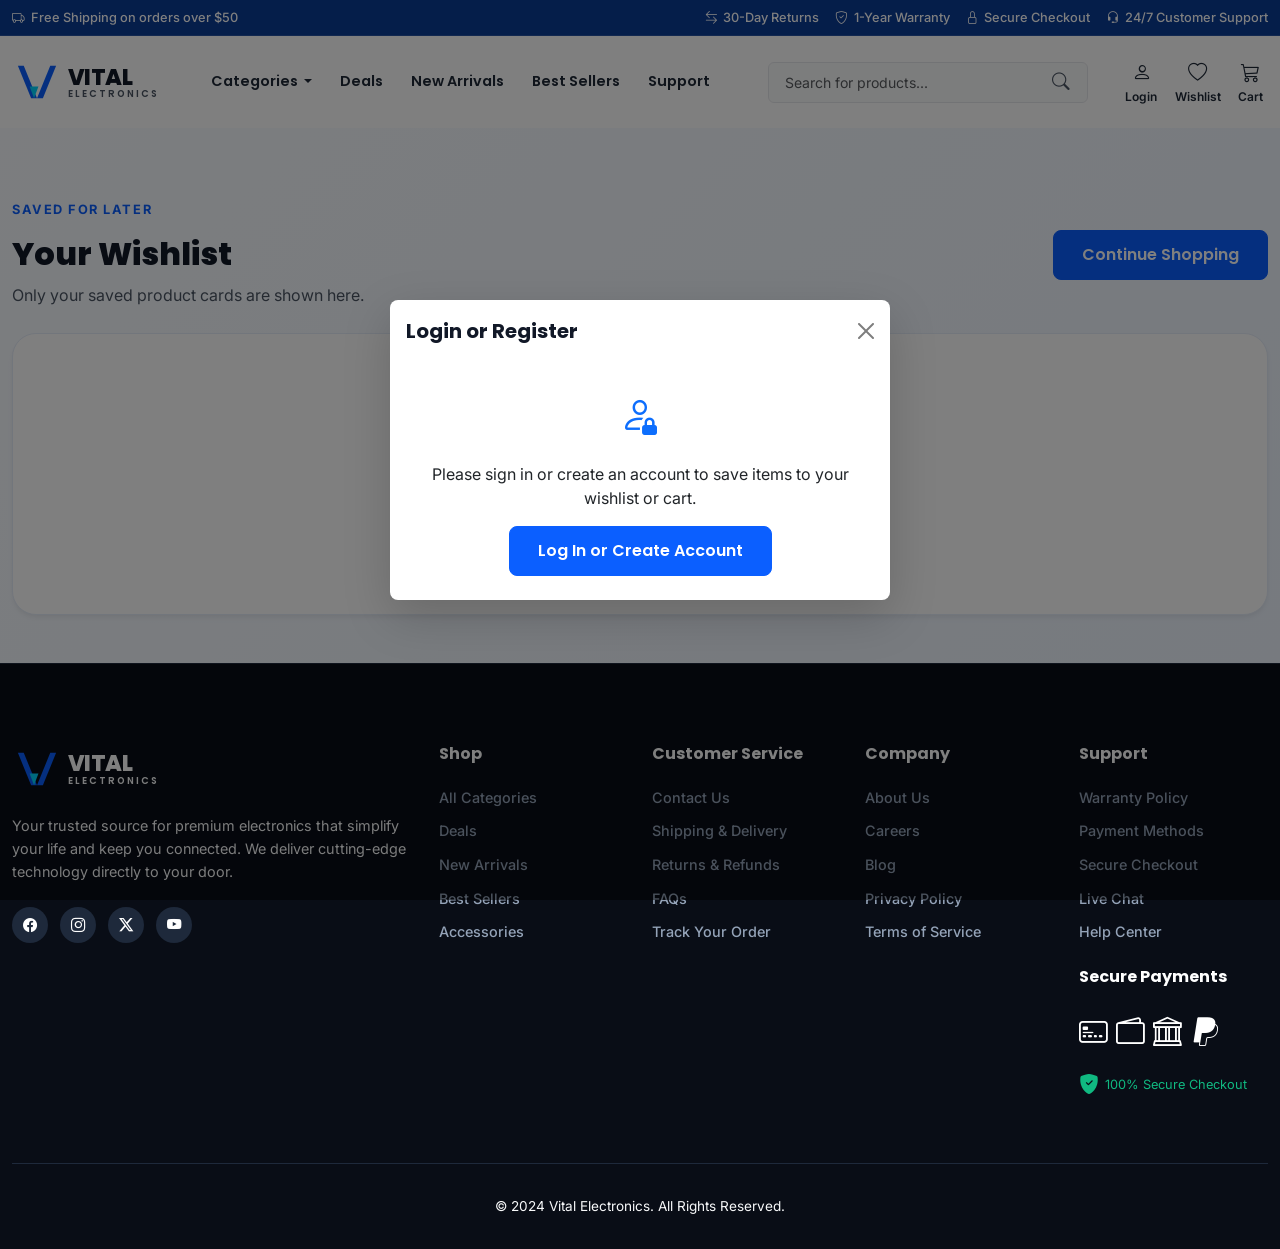
<file: wishlist.html>
<!DOCTYPE html>
<html lang="en">

<head>
  <meta charset="UTF-8">
  <meta name="viewport" content="width=device-width, initial-scale=1.0">
  <title>Wishlist - Vital Electronics</title>
  <link rel="icon" type="image/svg+xml" href="assets/images/favicon.svg">
  <meta name="description" content="View the products you saved to your wishlist and add them to your cart when you're ready.">

  <link rel="preconnect" href="https://fonts.googleapis.com">
  <link rel="preconnect" href="https://fonts.gstatic.com" crossorigin>
  <link href="https://fonts.googleapis.com/css2?family=Inter:wght@400;500;600;700&family=Poppins:wght@400;500;600;700;800&display=swap" rel="stylesheet">

  <link href="assets/vendor/bootstrap/css/bootstrap.min.css" rel="stylesheet">
  <link href="assets/vendor/bootstrap-icons/bootstrap-icons.min.css" rel="stylesheet">
  <link href="assets/vendor/aos/aos.css" rel="stylesheet">

  <link rel="stylesheet" href="assets/css/variables.css">
  <link rel="stylesheet" href="assets/css/utilities.css">
  <link rel="stylesheet" href="assets/css/components.css">
  <link rel="stylesheet" href="assets/css/pages.css">
  <link rel="stylesheet" href="assets/css/responsive.css">
</head>

<body>
  <div id="announcement-bar-placeholder"></div>
  <header id="header-placeholder" class="header-wrapper" role="banner"></header>

  <main class="wishlist-page py-5" role="main">
    <div class="container py-4">
      <div class="wishlist-page-header mb-4">
        <div>
          <p class="auth-card-kicker mb-2">Saved for later</p>
          <h1 class="account-hero-title mb-2">Your Wishlist</h1>
          <p class="account-hero-text mb-0">Only your saved product cards are shown here.</p>
        </div>
        <a href="products.html" class="btn btn-primary-custom">Continue Shopping</a>
      </div>

      <div id="wishlist-empty-state" class="wishlist-empty-state d-none">
        <i class="bi bi-heart fs-1 text-primary"></i>
        <h3 class="mt-3 fw-bold">No wishlist items yet</h3>
        <p class="text-secondary">Sign in and save items you love to see them here.</p>
        <a href="account.html" class="btn btn-primary-custom mt-2">Go to Account</a>
      </div>

      <div id="wishlist-products-grid" class="row g-4"></div>
    </div>
  </main>

  <footer id="footer-placeholder" class="footer-section text-light" role="contentinfo"></footer>

  <script src="assets/vendor/bootstrap/js/bootstrap.bundle.min.js"></script>
  <script src="assets/vendor/aos/aos.js"></script>
  <script type="module" src="js/components-loader.js"></script>
  <script type="module" src="js/app.js"></script>
  <script type="module" src="js/wishlist-page.js"></script>
  <script type="module" src="js/search.js"></script>
</body>

</html>
</file>
<file: assets/css/variables.css>
/* Design Tokens & CSS Variables */
:root {
  /* Typography */
  --font-primary: 'Poppins', sans-serif;
  --font-secondary: 'Inter', sans-serif;
  
  /* Color Palette */
  --color-primary: #0B5FFF;       /* Primary Blue */
  --color-primary-hover: #004ae6;
  --color-secondary: #0B3C95;     /* Dark Blue Theme */
  --color-accent: #00D4FF;        /* Accent Aqua */
  --color-bg-light: #F8FAFC;      /* Light Background */
  --color-bg-white: #FFFFFF;
  --color-dark-bg: #090D16;       /* Footer BG */
  --color-dark-text: #111827;     /* High Contrast Dark */
  
  /* Text Colors */
  --text-primary: #1F2937;
  --text-secondary: #4B5563;
  --text-white: #FFFFFF;
  
  /* Badges & Status */
  --color-success: #10B981;      /* Green for NEW */
  --color-warning: #F59E0B;      /* Orange for BEST SELLER */
  --color-danger: #EF4444;       /* Red for SALE */
  
  /* Structural Tokens */
  --border-radius-sm: 4px;
  --border-radius-md: 8px;
  --border-radius-lg: 12px;
  --border-radius-xl: 16px;
  --border-radius-circle: 50%;
  
  /* Transitions */
  --transition-fast: all 0.2s ease;
  --transition-normal: all 0.3s cubic-bezier(0.4, 0, 0.2, 1);
  --transition-slow: all 0.5s ease;
  
  /* Shadows */
  --shadow-sm: 0 1px 3px rgba(0, 0, 0, 0.05), 0 1px 2px rgba(0, 0, 0, 0.03);
  --shadow-md: 0 4px 6px -1px rgba(0, 0, 0, 0.05), 0 2px 4px -1px rgba(0, 0, 0, 0.03);
  --shadow-lg: 0 10px 15px -3px rgba(0, 0, 0, 0.04), 0 4px 6px -2px rgba(0, 0, 0, 0.02);
  --shadow-xl: 0 20px 25px -5px rgba(0, 0, 0, 0.06), 0 10px 10px -5px rgba(0, 0, 0, 0.03);
  
  /* Layout */
  --header-height: 80px;
  --top-bar-height: 40px;
}
</file>
<file: assets/css/utilities.css>
/* Utility Classes & Animations */

/* Fonts */
body {
  font-family: var(--font-secondary);
  color: var(--text-primary);
  background-color: #F8FAFC;
  overflow-x: hidden;
  scrollbar-gutter: stable;
}

h1, h2, h3, h4, h5, h6 {
  font-family: var(--font-primary);
  font-weight: 700;
  color: var(--color-dark-text);
}

/* Micro-Animations & Transitions */
.transition-fast { transition: var(--transition-fast); }
.transition-normal { transition: var(--transition-normal); }
.transition-slow { transition: var(--transition-slow); }

/* Card Elevation & Hover Effects */
.hover-elevate {
  transition: var(--transition-normal);
}
.hover-elevate:hover {
  transform: translateY(-5px);
  box-shadow: var(--shadow-lg) !important;
}

.hover-scale {
  transition: var(--transition-normal);
}
.hover-scale:hover {
  transform: scale(1.05);
}

.hover-brightness:hover {
  filter: brightness(0.9);
}

/* Custom Gradients */
.bg-gradient-blue {
  background: linear-gradient(135deg, #EBF3FF 0%, #D6E7FF 100%);
}

.bg-gradient-promo-left {
  background: linear-gradient(135deg, #E0F2FE 0%, #EFF6FF 100%);
}

.bg-gradient-promo-right {
  background: linear-gradient(135deg, #EEF2FF 0%, #E0E7FF 100%);
}

/* Text Highlights */
.text-primary-color {
  color: var(--color-primary);
}

.text-gradient {
  background: linear-gradient(90deg, var(--color-primary), var(--color-accent));
  -webkit-background-clip: text;
  -webkit-text-fill-color: transparent;
}

/* Buttons */
.btn-primary-custom {
  justify-content: center;
  background-color: var(--color-primary);
  border-color: var(--color-primary);
  color: var(--text-white);
  font-family: var(--font-primary);
  font-weight: 600;
  text-align: center;
  padding: 0.75rem 1.75rem;
  border-radius: var(--border-radius-md);
  transition: var(--transition-normal);
}

.btn-primary-custom:hover {
  background-color: var(--color-primary-hover);
  border-color: var(--color-primary-hover);
  color: var(--text-white);
  transform: translateY(-2px);
  box-shadow: 0 4px 12px rgba(0, 75, 255, 0.2);
}

.btn-secondary-custom {
  background-color: var(--color-bg-white);
  border-color: #E5E7EB;
  color: var(--color-dark-text);
  font-family: var(--font-primary);
  font-weight: 600;
  padding: 0.75rem 1.75rem;
  border-radius: var(--border-radius-md);
  transition: var(--transition-normal);
}

.btn-secondary-custom:hover {
  background-color: var(--color-bg-light);
  color: var(--color-dark-text);
  border-color: #D1D5DB;
  transform: translateY(-2px);
}

.btn-outline-primary-custom {
  background-color: transparent;
  border: 1.5px solid var(--color-primary);
  color: var(--color-primary);
  font-family: var(--font-primary);
  font-weight: 600;
  padding: 0.6rem 1.5rem;
  border-radius: var(--border-radius-md);
  transition: var(--transition-normal);
}

.btn-outline-primary-custom:hover {
  background-color: var(--color-primary);
  color: var(--text-white);
}

/* Rating Stars */
.rating-stars {
  color: var(--color-warning);
  font-size: 0.9rem;
}

/* Scroll-to-Top Button */
#btn-back-to-top {
  position: fixed;
  bottom: 30px;
  right: 30px;
  display: none;
  z-index: 999;
  border-radius: var(--border-radius-circle);
  width: 45px;
  height: 45px;
  padding: 0;
  align-items: center;
  justify-content: center;
  background-color: var(--color-primary);
  border: none;
  color: white;
  box-shadow: var(--shadow-md);
  transition: var(--transition-normal);
}

#btn-back-to-top:hover {
  background-color: var(--color-primary-hover);
  transform: translateY(-3px);
  box-shadow: var(--shadow-lg);
}

/* Custom Scrollbar */
::-webkit-scrollbar {
  width: 8px;
  height: 8px;
}
::-webkit-scrollbar-track {
  background: #F1F1F1;
}
::-webkit-scrollbar-thumb {
  background: #C1C1C1;
  border-radius: 4px;
}
::-webkit-scrollbar-thumb:hover {
  background: #A8A8A8;
}

/* Menu toggle button */
.navbar-toggler:focus{
  border: none;
  box-shadow: none;
}
.navbar-toggler-icon{
  width: 1.5rem;
  height: 1.5rem;
}
</file>
<file: assets/css/components.css>
/* Reusable Component CSS */

/* --- Announcement Bar --- */
.announcement-bar {
  background-color: var(--color-secondary);
  color: var(--text-white);
  font-family: var(--font-secondary);
  font-size: 0.8rem;
  font-weight: 500;
  padding: 0.5rem 0;
  border-bottom: 1px solid rgba(255, 255, 255, 0.1);
}

.announcement-bar .info-item {
  display: inline-flex;
  align-items: center;
  gap: 0.35rem;
}

.announcement-logout-link {
  background: transparent;
  border: 0;
  color: inherit;
  padding: 0;
  font: inherit;
  cursor: pointer;
}

.announcement-logout-link:hover {
  color: #ffffff;
  opacity: 0.9;
}

/* --- Sticky Navbar --- */
.header-wrapper {
  transition: var(--transition-normal);
  background-color: var(--color-bg-white);
}

.header-wrapper.is-sticky {
  position: fixed;
  top: 0;
  left: 0;
  right: 0;
  z-index: 1030;
  box-shadow: var(--shadow-md);
  animation: slideDown 0.3s ease-out;
}

@keyframes slideDown {
  from {
    transform: translateY(-100%);
  }

  to {
    transform: translateY(0);
  }
}

.brand-logo {
  text-decoration: none;
  display: flex;
  align-items: center;
  gap: 0.35rem;
}

.brand-logo-text {
  display: flex;
  flex-direction: column;
  line-height: 1.1;
}

.brand-title {
  font-family: var(--font-primary);
  font-weight: 800;
  font-size: 1.4rem;
  letter-spacing: -0.5px;
  color: var(--color-dark-text);
  margin: 0;
}

.brand-subtitle {
  font-family: var(--font-primary);
  font-weight: 600;
  font-size: 0.6rem;
  letter-spacing: 2px;
  color: var(--text-secondary);
  text-transform: uppercase;
  margin: 0;
}

.nav-link-custom {
  font-family: var(--font-primary);
  font-weight: 600;
  font-size: 0.9rem;
  color: var(--text-primary);
  transition: var(--transition-fast);
  padding: 0.5rem 0.75rem !important;
}

.nav-link-custom:hover {
  color: var(--color-primary);
}

.dropdown-custom .dropdown-item{
  font-size: 0.88rem;
  padding: 0.35rem 1rem;
  transition: var(--transition-fast);
}

.dropdown-custom .dropdown-item:hover,
.dropdown-custom .dropdown-item:focus {
  color: var(--color-primary);
}

/* Navbar Search Input */
.search-container {
  position: relative;
  max-width: 320px;
  width: 100%;
}

.search-input {
  border-radius: 6px;
  border: 1.5px solid #E5E7EB;
  padding: 0.55rem 1rem;
  padding-right: 2.5rem;
  font-size: 0.88rem;
  transition: var(--transition-normal);
  background-color: #F9FAFB;
}

.search-input:focus {
  border-color: var(--color-primary);
  background-color: white;
  box-shadow: 0 0 0 3px rgba(11, 95, 255, 0.15);
  outline: none;
}

.search-btn {
  position: absolute;
  right: 12px;
  top: 50%;
  transform: translateY(-50%);
  background: none;
  border: none;
  color: var(--text-secondary);
  font-size: 1.1rem;
  cursor: pointer;
  transition: var(--transition-fast);
}

.search-btn:hover {
  color: var(--color-primary);
}

/* Live Search Suggestions Dropdown */
.search-suggestions {
  position: absolute;
  top: 105%;
  left: 0;
  right: 0;
  background: white;
  border-radius: var(--border-radius-lg);
  box-shadow: var(--shadow-lg);
  z-index: 1050;
  max-height: 350px;
  overflow-y: auto;
  border: 1px solid rgba(0, 0, 0, 0.05);
  display: none;
}

.search-suggestions .suggestion-item {
  padding: 0.75rem 1.2rem;
  cursor: pointer;
  transition: var(--transition-fast);
  display: flex;
  align-items: center;
  gap: 0.75rem;
  font-size: 0.9rem;
  border-bottom: 1px solid #F3F4F6;
}

.search-suggestions .suggestion-item:last-child {
  border-bottom: none;
}

.search-suggestions .suggestion-item:hover {
  background-color: #F8FAFC;
}

.search-suggestions .suggestion-item i {
  color: var(--text-secondary);
}

.search-suggestions .recent-search-header {
  padding: 0.75rem 1.2rem;
  font-size: 0.8rem;
  font-weight: 600;
  text-transform: uppercase;
  color: var(--text-secondary);
  background-color: #F8FAFC;
  display: flex;
  justify-content: space-between;
  align-items: center;
}

.search-suggestions .clear-recent {
  cursor: pointer;
  color: var(--color-primary);
}

.search-suggestions .clear-recent:hover {
  text-decoration: underline;
}

.search-suggestions .highlight {
  font-weight: 700;
  color: var(--color-primary);
}

/* User Action Badges */
.nav-action-btn {
  background: none;
  border: none;
  padding: 0.25rem 0.3rem;
  color: var(--text-primary);
  display: flex;
  flex-direction: column;
  align-items: center;
  font-size: 0.75rem;
  font-weight: 600;
  position: relative;
  text-decoration: none;
  transition: var(--transition-fast);
}

.nav-action-btn:hover {
  color: var(--color-primary);
}

.nav-action-btn i {
  font-size: 1.2rem;
}

.nav-action-btn .badge-count {
  position: absolute;
  top: -4px;
  right: 4px;
  background-color: var(--color-primary);
  color: white;
  font-size: 0.7rem;
  font-weight: 700;
  min-width: 18px;
  height: 18px;
  border-radius: 50%;
  display: flex;
  align-items: center;
  justify-content: center;
  border: 2px solid white;
}

/* --- Product Cards --- */
.product-card {
  background: var(--color-bg-white);
  border-radius: var(--border-radius-lg);
  border: 1px solid #ECEFF3;
  overflow: hidden;
  position: relative;
  transition: var(--transition-normal);
  display: flex;
  flex-direction: column;
  height: 100%;
}

.product-card:hover {
  transform: translateY(-6px);
  box-shadow: var(--shadow-lg);
  border-color: #D6E0EC;
}

/* Product Card Badge */
.product-badge {
  position: absolute;
  top: 12px;
  left: 12px;
  z-index: 10;
  font-family: var(--font-primary);
  font-size: 0.7rem;
  font-weight: 700;
  color: #ffffff;
  padding: 0.35rem 0.65rem;
  border-radius: 4px;
}

.product-badge.bg-warning {
  color: #000;
}

/* Product Card Actions (Wishlist) */
.product-wishlist-btn {
  position: absolute;
  top: 12px;
  right: 12px;
  z-index: 10;
  background: white;
  border: none;
  width: 34px;
  height: 34px;
  border-radius: 50%;
  display: flex;
  align-items: center;
  justify-content: center;
  box-shadow: var(--shadow-md);
  color: var(--text-secondary);
  cursor: pointer;
  transition: var(--transition-fast);
}

.product-wishlist-btn:hover {
  color: var(--color-danger);
  transform: scale(1.1);
}

.product-wishlist-btn.active i {
  color: var(--color-danger);
}

/* Product Card Image */
.product-image-wrapper {
  aspect-ratio: 1 / 1;
  overflow: hidden;
  background-color: #F8FAFC;
  display: flex;
  align-items: center;
  justify-content: center;
  position: relative;
}

.product-card-img {
  width: 100%;
  height: 100%;
  object-fit: cover;
  transition: var(--transition-slow);
  padding: 1rem;
}

.product-card:hover .product-card-img {
  transform: scale(1.08);
}

/* Product Card Body */
.product-details {
  padding: 1.25rem;
  display: flex;
  flex-direction: column;
  flex-grow: 1;
}

.product-category {
  font-size: 0.75rem;
  text-transform: uppercase;
  letter-spacing: 0.5px;
  color: var(--text-secondary);
  font-weight: 600;
  margin-bottom: 0.4rem;
}

.product-title {
  font-size: 0.95rem;
  font-weight: 700;
  line-height: 1.4;
  margin-bottom: 0.5rem;
  color: var(--color-dark-text);
  text-decoration: none;
  transition: var(--transition-fast);
  display: -webkit-box;
  -webkit-line-clamp: 2;
  -webkit-box-orient: vertical;
  overflow: hidden;
  height: 2.6rem;
}

.product-title:hover {
  color: var(--color-primary);
}

/* Rating */
.product-rating {
  display: flex;
  align-items: center;
  gap: 0.4rem;
  margin-bottom: 0.75rem;
}

.product-rating .rating-count {
  font-size: 0.75rem;
  color: var(--text-secondary);
}

/* Price Row */
.product-price-row {
  display: flex;
  align-items: center;
  justify-content: space-between;
  margin-top: auto;
}

.price-container {
  display: flex;
  align-items: center;
  gap: 0.5rem;
}

.current-price {
  font-family: var(--font-primary);
  font-size: 1.15rem;
  font-weight: 700;
  color: var(--color-primary);
}

.original-price {
  font-size: 0.85rem;
  text-decoration: line-through;
  color: var(--text-secondary);
}

/* Hover Add To Cart Circle Button */
.add-to-cart-circle {
  width: 38px;
  height: 38px;
  border-radius: 8px;
  background-color: #EBF3FF;
  border: none;
  display: flex;
  align-items: center;
  justify-content: center;
  color: var(--color-primary);
  cursor: pointer;
  transition: var(--transition-normal);
  font-size: 1.1rem;
}

.add-to-cart-circle:hover {
  background-color: var(--color-primary);
  color: white;
  transform: translateY(-2px);
}

/* Best Sellers Outlined Button */
.best-seller-btn-wrap {
  margin-top: 1rem;
}

.btn-best-seller {
  width: 100%;
  display: flex;
  align-items: center;
  justify-content: center;
  gap: 0.5rem;
}

/* --- Category Card --- */
.category-card {
  background: white;
  border-radius: var(--border-radius-lg);
  border: 1px solid #ECEFF3;
  padding: 1.5rem;
  text-align: center;
  cursor: pointer;
  transition: var(--transition-normal);
  display: flex;
  flex-direction: column;
  align-items: center;
  justify-content: center;
  height: 100%;
}

.category-card:hover {
  border-color: var(--color-primary);
  box-shadow: var(--shadow-md);
}

.category-img-wrapper {
  width: 100px;
  height: 100px;
  display: flex;
  align-items: center;
  justify-content: center;
  margin-bottom: 0.6rem;
  overflow: hidden;
  transition: var(--transition-normal);
}

.category-img-wrapper img {
  width: 100%;
  height: 100%;
  object-fit: contain;
  transition: var(--transition-normal);
}

.category-card:hover .category-img-wrapper img {
  transform: scale(1.15);
}

.category-title {
  font-size: 0.9rem;
  font-weight: 700;
  color: var(--color-dark-text);
  margin: 0;
  transition: var(--transition-fast);
}

.category-card:hover .category-title {
  color: var(--color-primary);
}

/* --- Dynamic Toast Notifications --- */
.toast-container-custom {
  position: fixed;
  bottom: 24px;
  right: 24px;
  z-index: 9999;
  display: flex;
  flex-direction: column;
  gap: 10px;
}

.toast-custom {
  min-width: 320px;
  background: white;
  border-radius: var(--border-radius-md);
  box-shadow: var(--shadow-xl);
  padding: 1rem 1.25rem;
  display: flex;
  align-items: center;
  gap: 0.75rem;
  animation: toastSlideIn 0.3s cubic-bezier(0.175, 0.885, 0.32, 1.275);
  border-left: 4px solid var(--color-primary);
  transition: var(--transition-normal);
}

.toast-custom.toast-success {
  border-left-color: var(--color-success);
}

.toast-custom.toast-warning {
  border-left-color: var(--color-warning);
}

.toast-custom.toast-danger {
  border-left-color: var(--color-danger);
}

.toast-custom .toast-icon {
  font-size: 1.35rem;
}

.toast-custom.toast-success .toast-icon {
  color: var(--color-success);
}

.toast-custom.toast-warning .toast-icon {
  color: var(--color-warning);
}

.toast-custom.toast-danger .toast-icon {
  color: var(--color-danger);
}

.toast-custom .toast-body {
  font-size: 0.88rem;
  font-weight: 600;
  color: var(--color-dark-text);
  flex-grow: 1;
}

.toast-custom .toast-close {
  background: none;
  border: none;
  color: var(--text-secondary);
  cursor: pointer;
  padding: 0;
  font-size: 1.1rem;
}

.toast-custom .toast-close:hover {
  color: var(--color-danger);
}

@keyframes toastSlideIn {
  from {
    transform: translateX(100%);
    opacity: 0;
  }

  to {
    transform: translateX(0);
    opacity: 1;
  }
}

@keyframes toastFadeOut {
  to {
    transform: translateY(-20px);
    opacity: 0;
  }
}

/* --- Footer --- */
.footer-section {
  background-color: var(--color-dark-bg);
  color: #94A3B8;
  font-family: var(--font-secondary);
  font-size: 0.9rem;
  padding-top: 5rem;
  padding-bottom: 2rem;
  border-top: 1px solid #1E293B;
}

.footer-logo {
  color: var(--text-white) !important;
  margin-bottom: 1.25rem;
}

.footer-logo .logo-icon {
  background-color: var(--color-primary);
}

.footer-desc {
  line-height: 1.6;
  margin-bottom: 1.5rem;
}

.social-links {
  display: flex;
  gap: 0.75rem;
}

.social-icon {
  width: 36px;
  height: 36px;
  border-radius: 50%;
  background-color: #1E293B;
  color: var(--text-white);
  display: flex;
  align-items: center;
  justify-content: center;
  transition: var(--transition-normal);
  text-decoration: none;
}

.social-icon:hover {
  background-color: var(--color-primary);
  color: var(--text-white);
  transform: translateY(-3px);
}

.footer-title {
  color: var(--text-white);
  font-size: 1rem;
  font-weight: 700;
  margin-bottom: 1.5rem;
  position: relative;
  font-family: var(--font-primary);
}

.footer-links {
  list-style: none;
  padding: 0;
  margin: 0;
  display: flex;
  flex-direction: column;
  gap: 0.75rem;
}

.footer-links a {
  color: #94A3B8;
  text-decoration: none;
  transition: var(--transition-fast);
  font-weight: 500;
}

.footer-links a:hover {
  color: var(--color-accent);
  padding-left: 4px;
}

.footer-bottom {
  border-top: 1px solid #1E293B;
  padding-top: 2rem;
  margin-top: 4rem;
  font-size: 0.85rem;
}

.payment-icons {
  display: flex;
  gap: 0.5rem;
  font-size: 1.8rem;
  color: white;
}

.payment-icons i {
  transition: var(--transition-fast);
}

.payment-icons i:hover {
  transform: scale(1.1);
}

/* Global Breadcrumbs styling */
.breadcrumb {
  font-size: 0.88rem;
  font-weight: 500;
}

.btn-border-thick {
  border-width: 1.5px !important;
}

.btn-black-custom {
  background-color: #000 !important;
  border-color: #000 !important;
}

.btn-outline-dark-custom {
  background-color: transparent !important;
  border-color: var(--color-dark-text) !important;
}

.footer-brand-suffix {
  font-weight: 400;
  font-size: 0.95rem;
  letter-spacing: 1px;
  margin-left: 3px;
}

.footer-title-sm {
  font-size: 0.9rem;
  margin-bottom: 0.75rem;
}

.footer-secure-tag {
  font-size: 0.8rem;
  display: flex;
  align-items: center;
  gap: 0.4rem;
  color: #10B981;
}

.announcement-bar-links {
  font-size: 0.75rem;
}

/* Dark Shade Breadcrumbs Styling */
.breadcrumb-nav-wrapper {
  background-color: #0E1626 !important;
  /* Deep dark blue/black shade */
  border-bottom: 1px solid #1E293B !important;
}

.breadcrumb-nav-wrapper .breadcrumb-item a {
  color: rgba(255, 255, 255, 0.7) !important;
  text-decoration: none;
  transition: var(--transition-fast);
}

.breadcrumb-nav-wrapper .breadcrumb-item a:hover {
  color: #00D4FF !important;
  /* Electric cyan hover highlight */
}

.breadcrumb-nav-wrapper .breadcrumb-item.active {
  color: #ffffff !important;
  /* Active text in white */
}

.breadcrumb-nav-wrapper .breadcrumb-item+.breadcrumb-item::before {
  color: rgba(255, 255, 255, 0.35) !important;
  /* Faded white slash separator */
}


@media (max-width: 768px) {
  .nav-action-btn .badge-count {
    top: 0;
    right: -5px;
    font-size: 0.6rem;
    font-weight: 600;
    min-width: 16px;
    height: 16px;
  }
}
</file>
<file: assets/css/pages.css>
/* Page-Specific CSS (Landing Page) */

/* --- Account Page --- */
.account-page,
.wishlist-page {
  background: linear-gradient(135deg, #f8fbff 0%, #eef5ff 100%);
}

.account-hero-card,
.auth-card,
.account-dashboard-card {
  background: var(--color-bg-white);
  border: 1px solid #e5ecf8;
  border-radius: 24px;
  box-shadow: var(--shadow-md);
}

.account-hero-card {
  padding: 2.25rem;
  height: 100%;
}

.account-hero-title {
  font-size: 2rem;
  font-weight: 800;
  color: var(--color-dark-text);
  margin: 1rem 0 0.75rem;
}

.account-hero-text {
  color: var(--text-secondary);
  line-height: 1.7;
}

.account-benefits-list {
  list-style: none;
  padding: 0;
  margin: 1rem 0 0;
  display: grid;
  gap: 0.75rem;
  color: var(--text-primary);
}

.account-benefits-list i {
  color: var(--color-primary);
  margin-right: 0.5rem;
}

.auth-card {
  padding: 1.75rem;
}

.auth-card-head {
  display: flex;
  justify-content: space-between;
  align-items: start;
  gap: 1rem;
  margin-bottom: 1.25rem;
}

.auth-card-kicker {
  margin: 0 0 0.2rem;
  color: var(--color-primary);
  font-size: 0.8rem;
  font-weight: 700;
  letter-spacing: 0.12em;
  text-transform: uppercase;
}

.auth-card-title {
  margin: 0;
  font-size: 1.35rem;
  font-weight: 700;
  color: var(--color-dark-text);
}

.auth-status-pill {
  background: rgba(11, 95, 255, 0.08);
  color: var(--color-primary);
  border-radius: 999px;
  padding: 0.35rem 0.75rem;
  font-size: 0.8rem;
  font-weight: 600;
}

.auth-tabs {
  display: inline-flex;
  gap: 0.5rem;
  padding: 0.3rem;
  border-radius: 999px;
  background: #f3f7ff;
  margin-bottom: 1rem;
}

.auth-tab-btn {
  border: 0;
  background: transparent;
  padding: 0.5rem 1rem;
  border-radius: 999px;
  font-weight: 600;
  color: var(--text-secondary);
}

.auth-tab-btn.active {
  background: var(--color-primary);
  color: white;
}

.auth-form {
  display: none;
}

.auth-form.active-form {
  display: block;
}

.auth-form .form-control {
  height: 48px;
}

.auth-message {
  border-radius: 12px;
  padding: 0.8rem 1rem;
  margin-bottom: 1rem;
  font-size: 0.95rem;
  display: none;
}

.auth-message-success {
  display: block;
  background: #ecfdf3;
  color: #116b3a;
}

.auth-message-error {
  display: block;
  background: #fef2f2;
  color: #b42318;
}

.account-dashboard-card {
  padding: 1.75rem;
}

.wishlist-page-header {
  display: flex;
  justify-content: space-between;
  align-items: center;
  gap: 1rem;
  flex-wrap: wrap;
}

.wishlist-empty-state {
  background: var(--color-bg-white);
  border: 1px solid #e5ecf8;
  border-radius: 24px;
  box-shadow: var(--shadow-md);
  padding: 2rem;
  text-align: center;
}

.account-dashboard-text {
  color: var(--text-secondary);
  margin-bottom: 1rem;
}

.dashboard-actions {
  display: flex;
  flex-wrap: wrap;
  gap: 0.75rem;
}

/* --- Hero Section Slider --- */
.hero-slider-section {
  position: relative;
  background-color: #F8FAFC;
  /* padding-bottom: 2rem;
  padding-top: 2rem; */
}

.hero-swiper {
  width: 100%;
  border-radius: var(--border-radius-xl);
  overflow: hidden;
  box-shadow: var(--shadow-md);
  background-image: linear-gradient(to right, #d0e9fc, #b8d4f9);
}

.hero-slide-content {
  padding: 4rem 3.5rem;
  display: flex;
  flex-direction: column;
  justify-content: center;
  height: 100%;
  z-index: 2;
  position: relative;
}

.hero-slide-badge {
  background-color: var(--color-primary);
  color: white;
  font-family: var(--font-primary);
  font-size: 0.75rem;
  font-weight: 700;
  padding: 0.2rem 0.8rem;
  border-radius: 4px;
  align-self: flex-start;
  margin-bottom: 1.5rem;
  letter-spacing: 0.5px;
  text-transform: uppercase;
}

.hero-slide-title {
  font-size: 3.5rem;
  font-weight: 800;
  line-height: 1.1;
  color: var(--color-dark-text);
  margin-bottom: 1.25rem;
}

.hero-slide-desc {
  font-size: 1.05rem;
  color: var(--text-secondary);
  line-height: 1.6;
  margin-bottom: 2rem;
  max-width: 480px;
}

.hero-slide-actions {
  display: flex;
  gap: 1rem;
  margin-bottom: 2rem;
}

.hero-slide-rating {
  display: flex;
  align-items: center;
  gap: 0.75rem;
}

.hero-slide-rating img {
  width: 50px;
  height: auto;
  border-radius: 20px;
  object-fit: cover;
}

.hero-rating-text {
  font-size: 0.85rem;
  font-weight: 600;
  color: var(--color-dark-text);
}

.hero-slide-image-wrapper {
  position: relative;
  height: 100%;
  display: flex;
  align-items: center;
  justify-content: center;
  padding: 0;
}

.hero-slide-image {
  max-width: 100%;
  max-height: 480px;
  object-fit: contain;
  filter: drop-shadow(0 20px 30px rgba(0, 75, 255, 0.15));
  animation: floatImage 4s ease-in-out infinite;
}

@keyframes floatImage {

  0%,
  100% {
    transform: translateY(0);
  }

  50% {
    transform: translateY(-10px);
  }
}

/* Hero Custom Navigation Buttons */
.hero-slider-section .swiper-button-next,
.hero-slider-section .swiper-button-prev {
  background-color: var(--color-bg-white);
  color: var(--color-primary);
  width: 46px;
  height: 46px;
  border-radius: 50%;
  box-shadow: var(--shadow-md);
  transition: var(--transition-normal);
}

.hero-slider-section .swiper-button-next::after,
.hero-slider-section .swiper-button-prev::after {
  font-size: 1.1rem;
  font-weight: 900;
}

.hero-slider-section .swiper-button-next:hover,
.hero-slider-section .swiper-button-prev:hover {
  background-color: var(--color-primary);
  color: white;
  transform: scale(1.05);
}

.hero-slider-section .swiper-pagination-bullet-active {
  background-color: var(--color-primary) !important;
  width: 20px;
  border-radius: 5px;
}

/* --- Trust Policy Bar --- */
.trust-policy-section {
  padding: 2.5rem 0;
  background-color: white;
  border-bottom: 1px solid #ECEFF3;
}

.trust-card {
  display: flex;
  align-items: center;
  gap: 1rem;
}

.trust-icon-wrapper {
  font-size: 2.2rem;
  color: var(--color-primary);
  display: flex;
  align-items: center;
  justify-content: center;
}

.trust-card-title {
  font-size: 0.92rem;
  font-weight: 700;
  color: var(--color-dark-text);
  margin-bottom: 0.15rem;
}

.trust-card-desc {
  font-size: 0.78rem;
  color: var(--text-secondary);
  margin: 0;
}

/* --- Promo Banner Splits --- */
.promo-splits-section {
  padding: 2rem 0;
}

.promo-banner {
  border-radius: var(--border-radius-xl);
  overflow: hidden;
  position: relative;
  display: flex;
  min-height: 260px;
  box-shadow: var(--shadow-md);
  transition: var(--transition-normal);
}

.promo-banner:hover {
  transform: translateY(-4px);
  box-shadow: var(--shadow-lg);
}

.promo-content {
  padding: 3rem;
  width: 55%;
  display: flex;
  flex-direction: column;
  justify-content: center;
  z-index: 2;
}

.promo-badge {
  font-size: 0.7rem;
  font-weight: 700;
  letter-spacing: 0.5px;
  margin-bottom: 0.75rem;
  text-transform: uppercase;
  width: max-content;
}

.promo-title {
  font-size: 1.85rem;
  font-weight: 800;
  line-height: 1.2;
  margin-bottom: 0.5rem;
}

.promo-desc {
  font-size: 0.9rem;
  margin-bottom: 1.5rem;
  line-height: 1.5;
}

.promo-image-wrapper {
  position: absolute;
  right: 0;
  bottom: 0;
  width: 45%;
  height: 100%;
  display: flex;
  align-items: flex-end;
  justify-content: center;
  z-index: 1;
}

.promo-img {
  width: 100%;
  height: 100%;
  object-fit: cover;
  transition: var(--transition-slow);
}

.promo-banner:hover .promo-img {
  transform: translateY(-5px) scale(1.05);
}

/* Special styling overrides for splits */
.promo-banner-dark {
  color: var(--color-dark-text);
}

.promo-banner-dark .promo-badge {
  color: var(--color-primary);
  background-color: rgba(11, 95, 255, 0.1);
  padding: 0.3rem 0.6rem;
  border-radius: 4px;
  display: inline-block;
}

.promo-banner-dark .promo-desc {
  color: var(--text-secondary);
}

.promo-banner-light {
  color: var(--color-dark-text);
}

.promo-banner-light .promo-badge {
  color: var(--color-primary);
  background-color: rgba(11, 95, 255, 0.1);
  padding: 0.3rem 0.6rem;
  border-radius: 4px;
  display: inline-block;
}

.promo-banner-light .promo-desc {
  color: var(--text-secondary);
}

/* --- Why Choose Us --- */
.why-choose-section {
  padding: 5rem 0;
  background-color: white;
}

.feature-outline-card {
  border: 1px solid #ECEFF3;
  border-radius: var(--border-radius-lg);
  padding: 2.25rem;
  transition: var(--transition-normal);
  height: 100%;
}

.feature-outline-card:hover {
  border-color: var(--color-primary);
  box-shadow: var(--shadow-md);
}

.feature-icon-box {
  width: 50px;
  height: 50px;
  border-radius: var(--border-radius-md);
  background-color: #EBF3FF;
  color: var(--color-primary);
  display: flex;
  align-items: center;
  justify-content: center;
  font-size: 1.5rem;
  margin-bottom: 1.5rem;
}

.feature-title {
  font-size: 1.1rem;
  font-weight: 700;
  margin-bottom: 0.75rem;
  color: var(--color-dark-text);
}

.feature-desc {
  font-size: 0.88rem;
  color: var(--text-secondary);
  line-height: 1.6;
  margin: 0;
}

/* --- Testimonials --- */
.testimonials-section {
  padding: 5rem 0;
}

.testimonial-card {
  background: white;
  border: 1px solid #ECEFF3;
  border-radius: var(--border-radius-lg);
  padding: 2.25rem;
  box-shadow: var(--shadow-sm);
  transition: var(--transition-normal);
  height: 100%;
}

.testimonial-card:hover {
  box-shadow: var(--shadow-md);
}

.testimonial-quote {
  font-size: 0.95rem;
  line-height: 1.6;
  color: var(--text-primary);
  font-style: italic;
  margin-bottom: 1.5rem;
}

.testimonial-user {
  display: flex;
  align-items: center;
  gap: 0.75rem;
}

.user-avatar {
  width: 44px;
  height: 44px;
  border-radius: 50%;
  object-fit: cover;
}

.user-info-name {
  font-size: 0.9rem;
  font-weight: 700;
  color: var(--color-dark-text);
  margin-bottom: 0.15rem;
}

.user-verification {
  font-size: 0.75rem;
  color: var(--color-success);
  font-weight: 600;
  display: flex;
  align-items: center;
  gap: 0.25rem;
}

/* --- Newsletter Block --- */
.newsletter-section {
  padding-bottom: 4rem;
  padding-top: 2rem;
}

.newsletter-wrapper {
  background-image: url('../images/newsletter/newsletter-bg.jpg');
  background-size: cover;
  background-position: center;
  background-repeat: no-repeat;
  /* background-color: #0B5FFF; */
  border-radius: 12px;
  padding: 3.5rem 3rem;
  box-shadow: 0 10px 30px rgba(11, 95, 255, 0.15);
  color: white;
  position: relative;
  overflow: hidden;
}

.newsletter-wrapper::before,
.newsletter-wrapper::after {
  display: none !important;
}

.newsletter-highlight-badge {
  display: none !important;
}

.newsletter-icon-circle {
  width: 90px;
  height: 90px;
  border-radius: 50%;
  background-color: rgba(255, 255, 255, 0.15);
  display: flex;
  align-items: center;
  justify-content: center;
  font-size: 2.2rem;
  color: white;
  margin-bottom: 0;
  box-shadow: none;
}

.newsletter-title {
  font-size: 1.8rem;
  font-weight: 600;
  line-height: 1.35;
  margin-bottom: 0.5rem;
  color: #ffffff !important;
  font-family: var(--font-primary);
}

.newsletter-desc {
  font-size: 1rem;
  color: rgba(255, 255, 255, 0.85) !important;
  margin-bottom: 0;
  max-width: 100%;
}

.newsletter-form-container {
  display: flex;
  flex-direction: column;
  justify-content: center;
  height: 100%;
}

.newsletter-input {
  border-radius: 6px;
  border: 1px solid white;
  background-color: white;
  padding: 0.8rem 1.25rem;
  color: #111827;
  font-size: 0.95rem;
  width: 100%;
  transition: var(--transition-normal);
}

.newsletter-input::placeholder {
  color: #9CA3AF;
}

.newsletter-input:focus {
  background-color: white;
  border-color: #0b5fff;
  outline: none;
  box-shadow: 0 0 0 3px rgba(255, 255, 255, 0.3);
  color: #111827;
}

.newsletter-btn {
  background-color: #090D16;
  color: white;
  border: none;
  border-radius: 6px;
  font-weight: 700;
  padding: 0.8rem 2rem;
  font-size: 0.95rem;
  font-family: var(--font-primary);
  transition: var(--transition-normal);
  box-shadow: none;
}

.newsletter-btn:hover {
  background-color: #000;
  transform: none;
  box-shadow: none;
}

.newsletter-notice {
  font-size: 0.82rem;
  color: rgba(255, 255, 255, 0.8);
  margin-top: 0.6rem;
}

/* Home Page Custom classes */
.hero-avatar-group {
  display: flex;
  margin-right: 8px;
}

.hero-avatar-item {
  margin-right: -8px;
}

.hero-avatar-item-1 {
  z-index: 1;
}

.hero-avatar-item-2 {
  z-index: 2;
}

.hero-avatar-item-3 {
  z-index: 3;
}

.hero-slide-badge-danger {
  background-color: var(--color-danger) !important;
}
</file>
<file: assets/css/responsive.css>
/* Responsive Media Queries */

/* Modal & Offcanvas Fix */
.modal-backdrop,
.offcanvas-backdrop {
  z-index: 1040 !important;
}

.modal {
  z-index: 1060 !important;
}

.offcanvas {
  z-index: 1050 !important;
}

/* Ensure header stays accessible when modal opens */
.header-wrapper {
  position: relative;
  z-index: 1030;
}

.header-wrapper.is-sticky {
  z-index: 1031;
}

/* Mobile Search Bar Styling */
#mobile-search-bar.active {
  display: block !important;
}

#mobile-search-bar{
  position: absolute;
  left: 50%;
  transform: translateX(-50%);
  width: 95%;
  background-color: #ffffff;
  z-index: 1055;
  border-radius: 0 0 10px 10px;
  box-shadow: 0 4px 12px rgba(0, 0, 0, 0.1);
  padding: 0.5rem;
}

#mobile-search-bar .search-container {
  max-width: 100%;
}

#mobile-search-bar .search-btn {
  position: absolute;
  right: 0;
  height: 100%;
  border-radius: 0 6px 6px 0;
  background-color: var(--color-primary);
  color: white;
  padding: 0rem 0.8rem;
  border: 1px solid var(--color-primary);
}

#mobile-search-bar .search-btn:hover {
  background-color: var(--color-primary-dark);
}

/* Offcanvas Styling */
.offcanvas {
  width: 280px !important;
}

.offcanvas-header {
  padding: 1.25rem;
  background-color: var(--color-bg-light);
}

.offcanvas-body {
  padding: 1.25rem;
}

.offcanvas-body .nav-link-custom {
  padding: 0.75rem 0;
  font-size: 0.95rem;
  border-left: 2px solid transparent;
  padding-left: 1rem;
  transition: all var(--transition-fast);
}

.offcanvas-body .nav-link-custom:hover {
  border-left-color: var(--color-primary);
  color: var(--color-primary);
}

/* --- Up to 1440px (Desktop Container Checks) --- */
@media (max-width: 1440px) {
  .container, .container-lg, .container-md, .container-sm, .container-xl, .container-xxl {
    max-width: 1320px;
  }
}

/* --- Up to 1200px (Large Screen Overrides) --- */
@media (max-width: 1200px) {
  .hero-slide-title {
    font-size: 3rem;
  }
  .hero-slide-desc {
    font-size: 1rem;
  }
  .promo-title {
    font-size: 1.6rem;
  }
}

/* --- Up to 992px (Medium-Large / Tablet Landscape) --- */
@media (max-width: 992px) {
  .hero-slide-content {
    padding: 3rem 2rem;
  }
  .hero-slide-title {
    font-size: 2.5rem;
  }
  .promo-content {
    padding: 2.25rem;
    width: 60%;
  }
  .promo-image-wrapper {
    width: 35%;
  }
  .trust-card {
    flex-direction: column;
    text-align: center;
    gap: 0.5rem;
  }
  .newsletter-wrapper {
    padding: 3rem 2rem;
  }
}

/* --- Up to 768px (Medium / Tablet Portrait) --- */
@media (max-width: 768px) {
  .hero-slide-content {
    padding: 2.5rem 1.5rem;
    text-align: center;
    align-items: center;
  }
  .hero-slide-badge {
    align-self: center;
  }
  .hero-slide-desc {
    max-width: 100%;
  }
  .hero-slide-actions {
    justify-content: center;
  }
  .hero-slide-rating {
    justify-content: center;
  }
  .hero-slide-image-wrapper {
    padding: 1rem;
    justify-content: center;
  }
  .hero-slide-image {
    max-height: 320px;
  }
  .promo-banner {
    flex-direction: column;
    min-height: auto;
  }
  .promo-content {
    width: 100%;
    padding: 2.5rem 2rem;
    text-align: center;
    align-items: center;
  }
  .promo-image-wrapper {
    position: relative;
    right: 0;
    width: 100%;
    height: 220px;
    display: flex;
    justify-content: center;
    align-items: center;
  }
  .why-choose-section, .testimonials-section {
    padding: 3.5rem 0;
  }
  .newsletter-input-group {
    flex-direction: column;
    gap: 0.5rem;
  }
  .newsletter-btn {
    width: 100%;
  }
}

/* --- Up to 576px (Small / Mobile Landscape) --- */
@media (max-width: 576px) {
  .hero-slide-title {
    font-size: 2.1rem;
  }
  .hero-slide-actions {
    flex-direction: column;
    gap: 0.5rem;
    width: 100%;
  }
  .hero-slide-actions .btn {
    width: 100%;
  }
  .promo-content {
    padding: 2rem 1.5rem;
  }
  .promo-title {
    font-size: 1.45rem;
  }
  .newsletter-wrapper {
    padding: 2.5rem 1.5rem;
  }
  .newsletter-title {
    font-size: 1.6rem;
  }
  .footer-section {
    padding-top: 3.5rem;
  }
  .footer-bottom {
    margin-top: 2.5rem;
  }
}

/* --- Up to 375px (Extra Small / Compact Mobile) --- */
@media (max-width: 375px) {
  .hero-slide-title {
    font-size: 1.85rem;
  }
  .trust-policy-section {
    padding: 1.5rem 0;
  }
  .feature-outline-card {
    padding: 1.5rem;
  }
  /* Accessible touch targets override */
  .btn, .nav-link, .nav-action-btn, .product-wishlist-btn, .add-to-cart-circle, .toast-close {
    min-height: 44px;
    display: inline-flex;
    align-items: center;
    justify-content: center;
  }
  .product-wishlist-btn {
    width: 44px;
    height: 44px;
  }
  .add-to-cart-circle {
    width: 44px;
    height: 44px;
  }
}
</file>
<file: assets/css/cart.css>
/* Cart Page Specific CSS */
    .cart-item-row {
      display: flex;
      align-items: center;
      gap: 1.5rem;
      padding: 1.5rem 0;
      border-bottom: 1px solid #ECEFF3;
    }
    .cart-item-row:last-child {
      border-bottom: none;
    }
    .cart-item-img {
      width: 100px;
      height: 100px;
      border-radius: var(--border-radius-md);
      border: 1px solid #ECEFF3;
      object-fit: cover;
      background-color: #F8FAFC;
    }
    .cart-item-info {
      flex-grow: 1;
    }
    .cart-qty-selector {
      display: flex;
      align-items: center;
      border: 1.5px solid #E5E7EB;
      border-radius: 4px;
      overflow: hidden;
      width: 100px;
    }
    .cart-qty-btn {
      background: #F9FAFB;
      border: none;
      width: 30px;
      height: 30px;
      font-size: 1rem;
      cursor: pointer;
      display: flex;
      align-items: center;
      justify-content: center;
    }
    .cart-qty-btn:hover {
      background-color: #E5E7EB;
    }
    .cart-qty-input {
      width: 40px;
      height: 30px;
      border: none;
      text-align: center;
      font-weight: 700;
      font-size: 0.88rem;
    }
    
    .summary-card {
      background: white;
      border: 1px solid #ECEFF3;
      border-radius: var(--border-radius-lg);
      padding: 1.75rem;
      box-shadow: var(--shadow-sm);
    }
    .summary-row {
      display: flex;
      justify-content: space-between;
      align-items: center;
      font-size: 0.92rem;
      color: var(--text-secondary);
      margin-bottom: 0.85rem;
    }
    .summary-row.total-row {
      font-size: 1.15rem;
      font-weight: 800;
      color: var(--color-dark-text);
      border-top: 1px solid #ECEFF3;
      padding-top: 1rem;
      margin-top: 1rem;
    }

/* Cart Custom classes */
#summary-discount-row,
#summary-promo-row {
  display: none;
}
.coupon-label {
  font-size: 0.88rem;
}
.coupon-status {
  font-size: 0.82rem;
  font-weight: 600;
}
.cart-disclaimer {
  font-size: 0.78rem;
}
</file>
<file: assets/css/checkout.css>
/* Checkout Page Specific CSS */
.checkout-form-section {
  background: white;
  border: 1px solid #ECEFF3;
  border-radius: var(--border-radius-lg);
  padding: 2rem;
  margin-bottom: 1.5rem;
}
.checkout-form-title {
  font-size: 1.15rem;
  font-weight: 700;
  color: var(--color-dark-text);
  margin-bottom: 1.5rem;
  padding-bottom: 0.75rem;
  border-bottom: 1.5px solid #ECEFF3;
}
.checkout-form-section .form-control {
  height: 52px;
}
.payment-accordion-item {
  border: 1.5px solid #E5E7EB;
  border-radius: var(--border-radius-md) !important;
  margin-bottom: 0.75rem;
  overflow: hidden;
  transition: var(--transition-normal);
}
.payment-accordion-item.active {
  border-color: var(--color-primary);
}
.payment-accordion-header {
  background: #F9FAFB;
  padding: 1rem;
  cursor: pointer;
  display: flex;
  align-items: center;
  gap: 0.75rem;
}
.payment-accordion-body {
  padding: 1.5rem;
  border-top: 1.5px solid #ECEFF3;
  display: none;
}
.payment-accordion-item.active .payment-accordion-body {
  display: block;
}
.payment-accordion-header input[type="radio"] {
  width: 18px;
  height: 18px;
  accent-color: var(--color-primary);
}

.checkout-summary-item {
  display: flex;
  align-items: center;
  gap: 1rem;
  padding-bottom: 1rem;
  margin-bottom: 1rem;
  border-bottom: 1px solid #ECEFF3;
}
.checkout-summary-item:last-child {
  border-bottom: none;
  padding-bottom: 0;
  margin-bottom: 0;
}
.checkout-summary-img {
  width: 50px;
  height: 50px;
  border-radius: 6px;
  border: 1px solid #ECEFF3;
  object-fit: cover;
  background-color: #F8FAFC;
}
@media (min-width: 992px) {
  .checkout-sticky-sidebar {
    position: sticky;
    top: 110px;
    z-index: 10;
  }
}

/* Checkout Custom classes */
#checkout-discount-row {
  display: none;
}
.checkout-disclaimer {
  font-size: 0.75rem;
}
</file>
<file: assets/css/confirmation.css>
/* Confirmation Specific CSS */
    .success-card {
      background: white;
      border: 1px solid #ECEFF3;
      border-radius: var(--border-radius-xl);
      padding: 3rem 2rem;
      text-align: center;
      box-shadow: var(--shadow-sm);
      margin-bottom: 2rem;
    }
    .success-icon {
      font-size: 4rem;
      color: var(--color-success);
      margin-bottom: 1rem;
      display: inline-block;
      animation: scaleUp 0.4s cubic-bezier(0.175, 0.885, 0.32, 1.275);
    }
    @keyframes scaleUp {
      from { transform: scale(0); opacity: 0; }
      to { transform: scale(1); opacity: 1; }
    }
    .confirmation-details-box {
      background: white;
      border: 1px solid #ECEFF3;
      border-radius: var(--border-radius-lg);
      padding: 1.75rem;
      height: 100%;
    }
    
    /* Timeline styles */
    .timeline-steps {
      display: flex;
      justify-content: space-between;
      position: relative;
      margin: 3rem 0;
    }
    .timeline-steps::before {
      content: '';
      position: absolute;
      top: 15px;
      left: 5%;
      right: 5%;
      height: 4px;
      background: #E5E7EB;
      z-index: 1;
    }
    .timeline-step {
      text-align: center;
      position: relative;
      z-index: 2;
      width: 25%;
    }
    .timeline-dot {
      width: 34px;
      height: 34px;
      border-radius: 50%;
      background: #E5E7EB;
      color: #9CA3AF;
      display: flex;
      align-items: center;
      justify-content: center;
      margin: 0 auto 0.75rem auto;
      font-weight: bold;
      font-size: 0.9rem;
      border: 3px solid white;
      transition: var(--transition-normal);
    }
    .timeline-step.active .timeline-dot {
      background: var(--color-primary);
      color: white;
      box-shadow: 0 0 0 4px rgba(11, 95, 255, 0.2);
    }
    .timeline-step.complete .timeline-dot {
      background: var(--color-success);
      color: white;
    }
    .timeline-label {
      font-size: 0.85rem;
      font-weight: 700;
      color: var(--text-secondary);
    }
    .timeline-step.active .timeline-label {
      color: var(--color-primary);
    }
    .timeline-step.complete .timeline-label {
      color: var(--color-success);
    }
    
    .confirm-summary-item {
      display: flex;
      align-items: center;
      gap: 1rem;
      padding-bottom: 0.75rem;
      margin-bottom: 0.75rem;
      border-bottom: 1px solid #ECEFF3;
    }
    .confirm-summary-item:last-child {
      border-bottom: none;
      padding-bottom: 0;
      margin-bottom: 0;
    }
    .confirm-summary-img {
      width: 44px;
      height: 44px;
      border-radius: 4px;
      object-fit: cover;
      border: 1px solid #ECEFF3;
      background-color: #F8FAFC;
    }

/* Confirmation Custom classes */
.confirmation-container {
  max-width: 960px;
}
.spin-animation {
  animation: spin 3s linear infinite;
}
.confirmation-info-title {
  font-size: 0.75rem;
  font-weight: 600;
  text-transform: uppercase;
}
.confirm-items-scroll {
  max-height: 220px;
  overflow-y: auto;
}
.confirm-summary-row {
  font-size: 0.85rem;
  margin-bottom: 0.5rem;
  display: flex;
  justify-content: space-between;
}
.confirm-total-row {
  font-size: 1.05rem;
  display: flex;
  justify-content: space-between;
}
</file>
<file: assets/css/product.css>
/* PDP Page Specific Styles */
.gallery-main {
  border: 1px solid #ECEFF3;
  border-radius: var(--border-radius-lg);
  overflow: hidden;
  background: linear-gradient(145deg, #ffffff, #f8fafc);
  aspect-ratio: 1/1;
  display: flex;
  align-items: center;
  justify-content: center;
  position: relative;
  cursor: zoom-in;
  box-shadow: 0 8px 24px rgba(15, 23, 42, 0.06);
}

.gallery-main img {
  max-width: 100%;
  max-height: 100%;
  object-fit: contain;
  transition: transform 0.2s ease-out;
}

.thumbnail-list {
  display: flex;
  gap: 0.75rem;
  margin-top: 1rem;
  overflow-x: auto;
  padding: 0.25rem 0;
  scrollbar-width: thin;
}

.thumbnail-item {
  width: 75px;
  height: 75px;
  border: 1.5px solid #ECEFF3;
  border-radius: var(--border-radius-md);
  overflow: hidden;
  cursor: pointer;
  background: white;
  display: flex;
  align-items: center;
  justify-content: center;
  transition: var(--transition-fast);
  flex-shrink: 0;
}

.thumbnail-item.active,
.thumbnail-item:hover {
  border-color: var(--color-primary);
  transform: translateY(-2px);
  box-shadow: 0 6px 16px rgba(15, 23, 42, 0.08);
}

.thumbnail-item img {
  max-width: 90%;
  max-height: 90%;
  object-fit: contain;
}

/* Quantity selector widget */
.qty-selector {
  display: flex;
  align-items: center;
  border: 1.5px solid #E5E7EB;
  border-radius: 6px;
  overflow: hidden;
  max-width: 120px;
}

.qty-btn {
  background: #F9FAFB;
  border: none;
  width: 36px;
  height: 62px;
  font-size: 1.1rem;
  font-weight: 600;
  color: var(--color-dark-text);
  cursor: pointer;
  transition: var(--transition-fast);
  display: flex;
  align-items: center;
  justify-content: center;
}

.qty-btn:hover {
  background-color: #E5E7EB;
}

.qty-input {
  width: 48px;
  height: 36px;
  border: none;
  text-align: center;
  font-weight: 700;
  font-size: 0.95rem;
  background: white;
}

.qty-input:focus {
  outline: none;
}

/* Variant Choices styling */
.variant-circle {
  width: 30px;
  height: 30px;
  border-radius: 50%;
  border: 2px solid white;
  outline: 1.5px solid #E5E7EB;
  cursor: pointer;
  display: inline-block;
  transition: var(--transition-fast);
}

.variant-circle.active {
  outline: 2px solid var(--color-primary);
}

.variant-circle-disabled {
  opacity: 0.45;
  cursor: not-allowed;
  position: relative;
}

.variant-circle-disabled::after {
  content: '';
  position: absolute;
  inset: 0;
  border-radius: 50%;
  background: linear-gradient(135deg, transparent 45%, rgba(107, 114, 128, 0.65) 45%, rgba(107, 114, 128, 0.65) 55%, transparent 55%);
}

/* Warranty selectors */
.warranty-option {
  border: 1.5px solid #E5E7EB;
  border-radius: var(--border-radius-md);
  padding: 0.75rem 1.25rem;
  cursor: pointer;
  transition: var(--transition-normal);
  display: flex;
  align-items: center;
  justify-content: space-between;
  margin-bottom: 0.5rem;
}

.warranty-option.active {
  border-color: var(--color-primary);
  background-color: #F8FAFC;
}

.warranty-option input[type="radio"] {
  width: 18px;
  height: 18px;
  accent-color: var(--color-primary);
}

/* Tabs Override styling */
.nav-tabs-custom {
  border-bottom: 2px solid #ECEFF3;
}

.nav-tabs-custom .nav-link {
  border: none;
  color: var(--text-secondary);
  font-weight: 600;
  padding: 1rem 1.5rem;
  margin-bottom: -2px;
  border-bottom: 2px solid transparent;
  transition: var(--transition-fast);
}

.nav-tabs-custom .nav-link.active {
  color: var(--color-primary);
  border-bottom-color: var(--color-primary);
  background: none;
}

/* PDP Custom classes */
#pdp-badge,
#pdp-original-price,
#pdp-discount-badge,
#pdp-recent-section {
  display: none;
}

.pdp-reviews-count {
  font-size: 0.85rem;
}

.pdp-stock-status {
  font-size: 0.85rem;
}

.pdp-wishlist-btn {
  background-color: #F3F4F6 !important;
  border-color: #E5E7EB !important;
  color: #4B5563 !important;
}

.pdp-actions-row {
  font-size: 0.85rem;
}

.pdp-specs-table {
  font-size: 0.9rem;
}

.breakdown-label {
  min-width: 50px;
}

.breakdown-progress {
  height: 8px;
}

.breakdown-bar-5 {
  width: 75%;
}

.breakdown-bar-4 {
  width: 15%;
}

.breakdown-bar-3 {
  width: 8%;
}

.breakdown-bar-2 {
  width: 2%;
}

.breakdown-pct {
  min-width: 30px;
  text-align: right;
}
</file>
<file: assets/css/products.css>
/* PLP Page Specific Styles */
.filter-section-title {
  font-size: 0.95rem;
  font-weight: 700;
  text-transform: uppercase;
  letter-spacing: 0.5px;
  margin-bottom: 1rem;
  color: var(--color-dark-text);
  display: flex;
  justify-content: space-between;
  align-items: center;
}

.filter-card {
  background: white;
  border: 1px solid #ECEFF3;
  border-radius: var(--border-radius-lg);
  padding: 1.5rem;
  margin-bottom: 1.5rem;
}

.filter-option {
  display: flex;
  align-items: center;
  gap: 0.6rem;
  font-size: 0.9rem;
  color: var(--text-secondary);
  margin-bottom: 0.65rem;
  cursor: pointer;
}

.filter-option:last-child {
  margin-bottom: 0;
}

.filter-option input[type="checkbox"],
.filter-option input[type="radio"] {
  width: 17px;
  height: 17px;
  border: 1.5px solid #D1D5DB;
  border-radius: 4px;
  cursor: pointer;
}

.color-dot-filter {
  width: 26px;
  height: 26px;
  border-radius: 50%;
  display: inline-block;
  cursor: pointer;
  border: 2px solid white;
  outline: 1px solid #D1D5DB;
  transition: var(--transition-fast);
}

.color-dot-filter.active {
  outline: 2px solid var(--color-primary);
}

.filter-chip {
  background-color: #EBF3FF;
  color: var(--color-primary);
  font-weight: 600;
  font-size: 0.78rem;
  padding: 0.35rem 0.75rem;
  border-radius: 50px;
  display: inline-flex;
  align-items: center;
  gap: 0.4rem;
  text-transform: capitalize;
}

.filter-chip i {
  cursor: pointer;
  font-size: 0.95rem;
}

.filter-chip i:hover {
  color: var(--color-danger);
}

/* List View Product Card Style */
.product-card-list {
  display: flex;
  background: white;
  border-radius: var(--border-radius-lg);
  border: 1px solid #ECEFF3;
  overflow: hidden;
  transition: var(--transition-normal);
  /* margin-bottom: 1.5rem; */
}

.product-card-list:hover {
  transform: translateY(-4px);
  box-shadow: var(--shadow-lg);
  border-color: #D6E0EC;
}

.product-card-list .product-image-wrapper {
  width: 240px;
  min-width: 240px;
  aspect-ratio: 1/1;
}

.product-card-list .product-details {
  padding: 1.5rem 2rem;
  display: flex;
  flex-direction: column;
  justify-content: center;
  width: 100%;
}

.layout-toggle-btn {
  background: white;
  border: 1.5px solid #E5E7EB;
  color: var(--text-secondary);
  width: 38px;
  height: 38px;
  border-radius: 6px;
  display: inline-flex;
  align-items: center;
  justify-content: center;
  cursor: pointer;
  transition: var(--transition-fast);
}

.layout-toggle-btn.active,
.layout-toggle-btn:hover {
  background-color: var(--color-primary);
  border-color: var(--color-primary);
  color: white;
}

/* PLP Custom classes */
.color-dot-black {
  background-color: #111827;
}

.color-dot-white {
  background-color: #F9FAFB;
}

.color-dot-red {
  background-color: #EF4444;
}

.color-dot-blue {
  background-color: #3B82F6;
}

.color-dot-green {
  background-color: #10B981;
}

.color-dot-grey {
  background-color: #9CA3AF;
}

.sort-label {
  font-size: 0.85rem;
  min-width: 60px;
}

.sort-select {
  font-size: 0.88rem;
  width: 160px;
}
</file>
